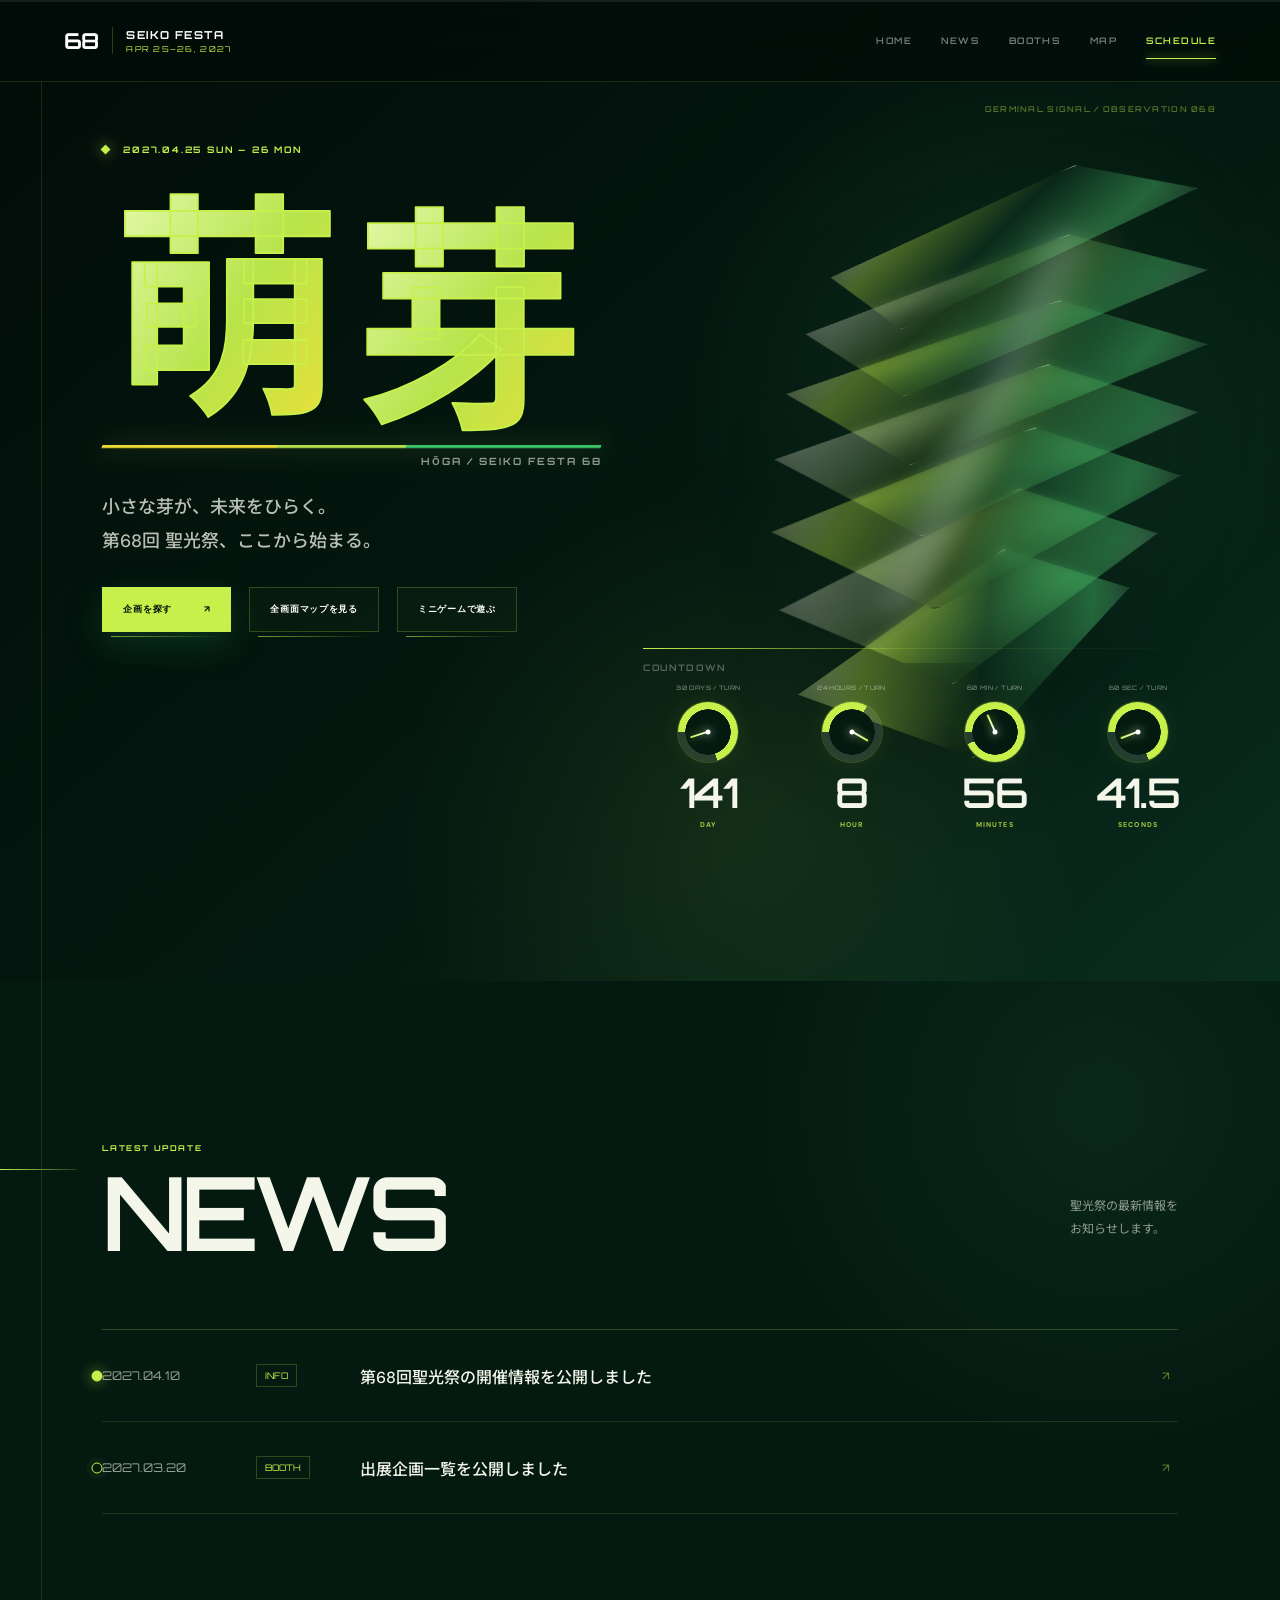
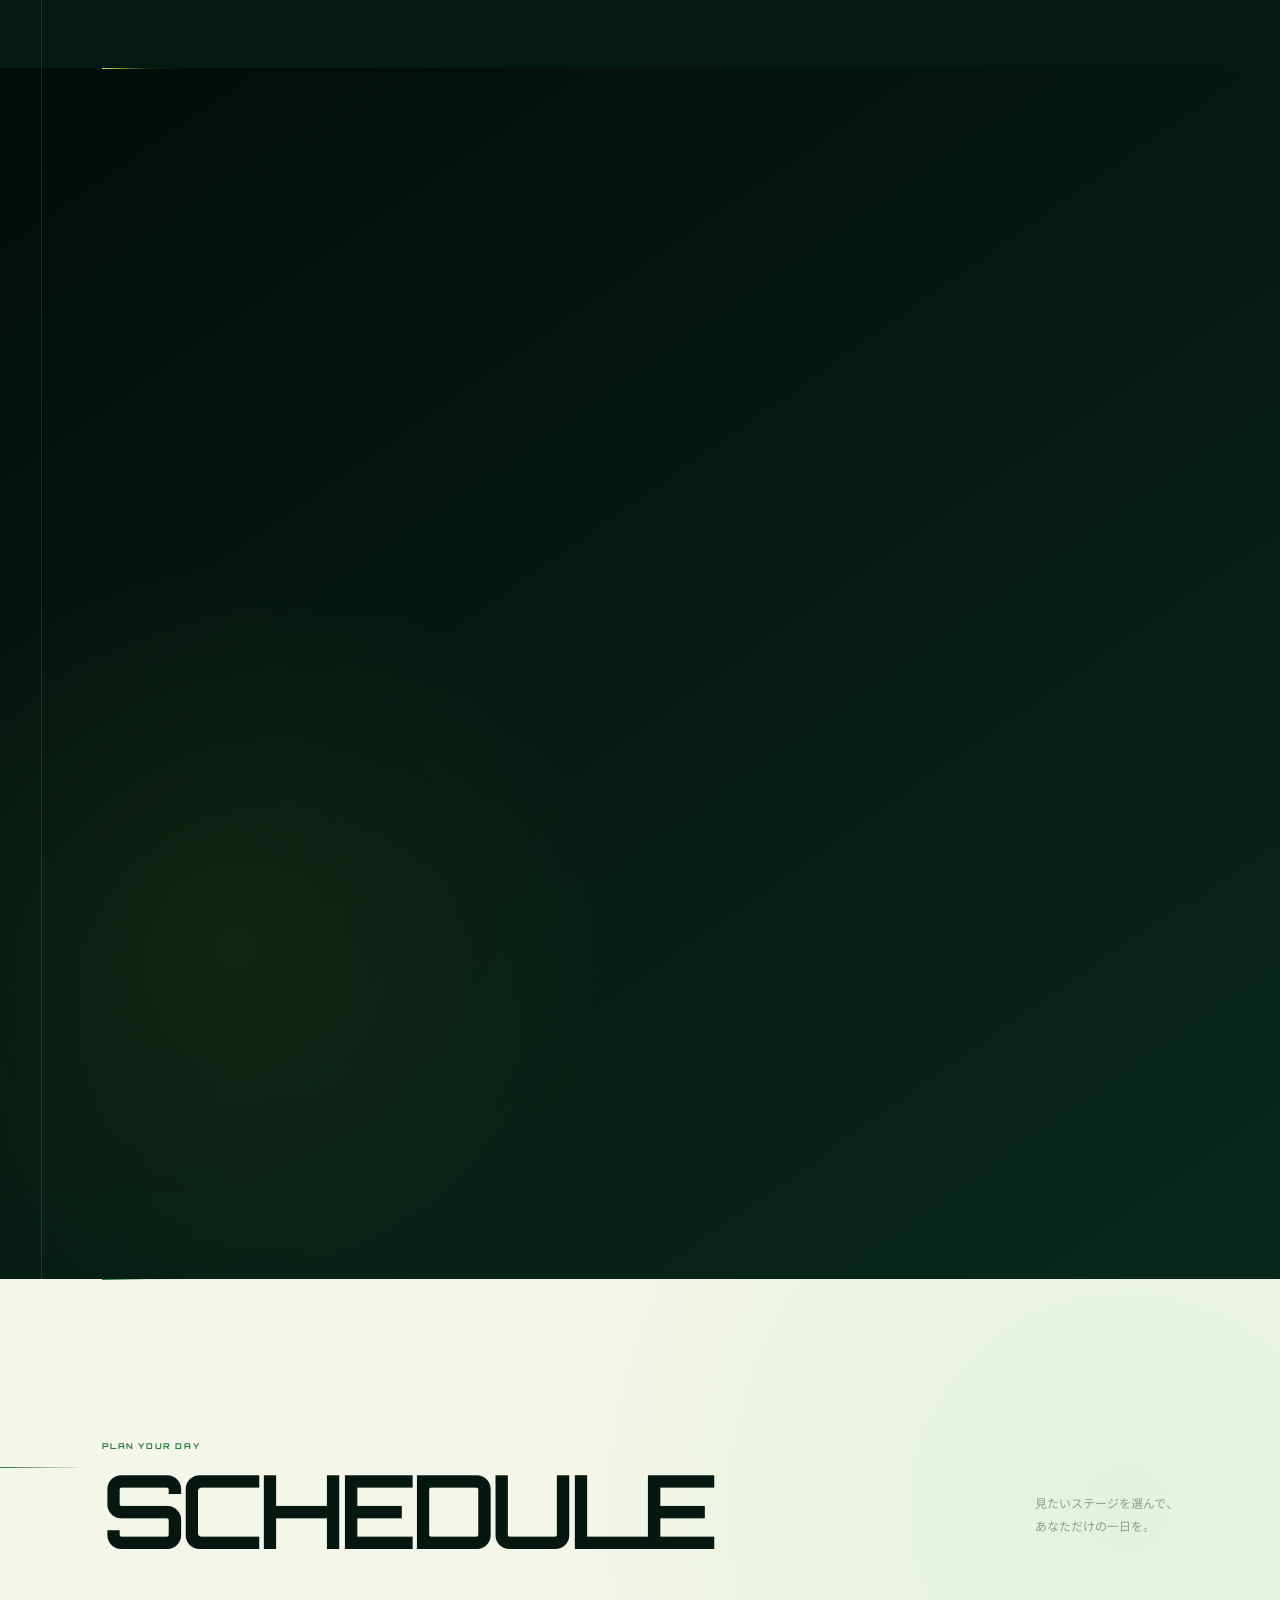
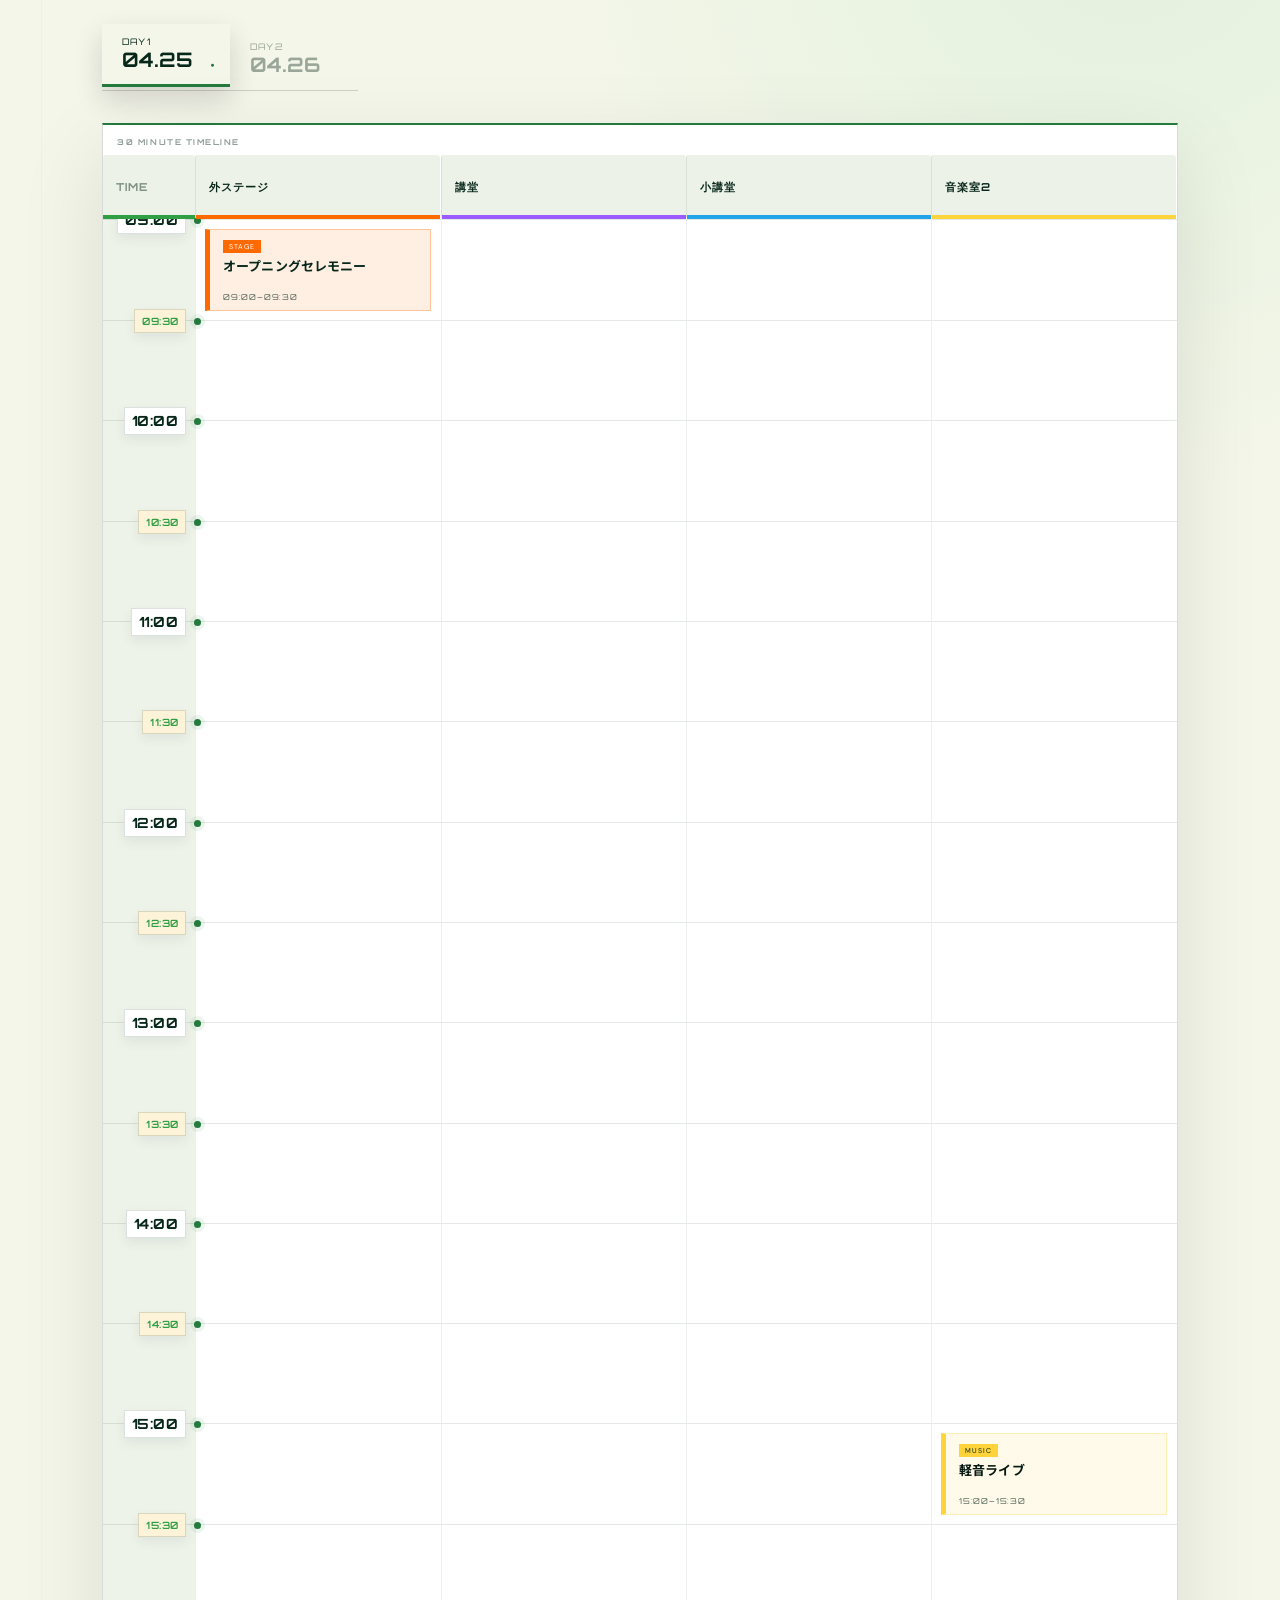
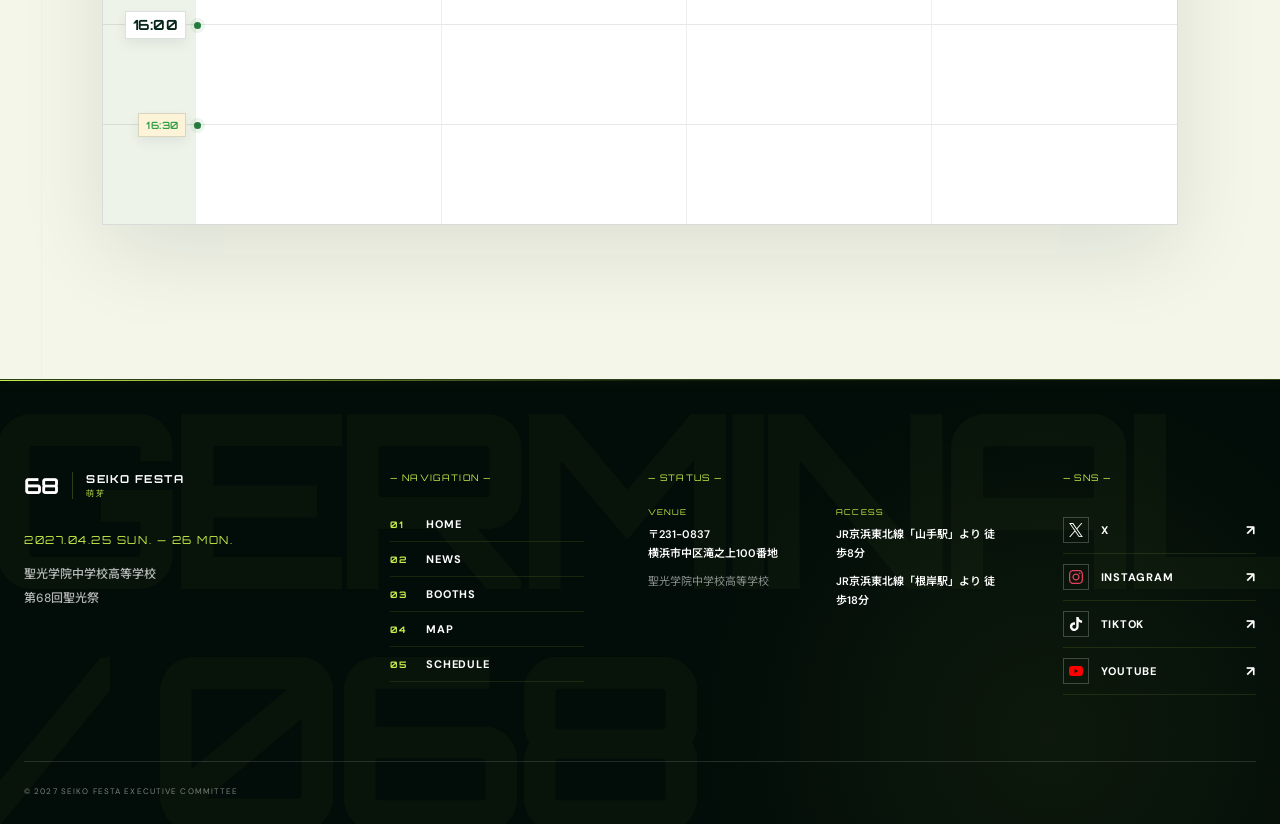
<file: index.html>
<!doctype html>
<html lang="ja">
<head>
  <meta charset="utf-8">
  <meta name="viewport" content="width=device-width, initial-scale=1">
  <meta name="description" content="第68回聖光祭の公式案内サイト。企画、校内マップ、タイムテーブルをひとつに。">
  <meta name="theme-color" content="#062b1b">
  <title>68th SEIKO FESTA</title>
  <link rel="preconnect" href="https://fonts.googleapis.com">
  <link rel="preconnect" href="https://fonts.gstatic.com" crossorigin>
  <link href="https://fonts.googleapis.com/css2?family=DM+Sans:wght@400;500;600;700&family=Noto+Sans+JP:wght@400;500;600;700&family=Orbitron:wght@500;600;700&display=swap" rel="stylesheet">
  <link rel="stylesheet" href="style.css?v=germinal-signal-1">
  <script src="site-data.js"></script>
</head>
<body class="signal-theme">
  <div class="scroll-progress" aria-hidden="true"><span id="scroll-progress-bar"></span></div>
  <header class="site-header">
    <a class="brand" href="#home" aria-label="聖光祭 ホーム">
      <span class="brand-mark">68</span><span><b>SEIKO FESTA</b><small>APR 25–26, 2027</small></span>
    </a>
    <button class="menu-toggle" aria-expanded="false" aria-controls="main-nav" aria-label="メニューを開く"><span></span><span></span></button>
    <nav id="main-nav" aria-label="メインナビゲーション">
      <a class="active" href="#home">Home</a><a href="#news">News</a><a href="#booths">Booths</a><a href="map.html">Map</a><a href="#schedule">Schedule</a>
    </nav>
  </header>

  <main>
    <section class="hero" id="home">
      <div class="hero-orbit hoga-sculpture" aria-hidden="true">
        <div class="sculpture-fins">
          <i style="--fin:0"></i><i style="--fin:1"></i><i style="--fin:2"></i>
          <i style="--fin:3"></i><i style="--fin:4"></i><i style="--fin:5"></i><i style="--fin:6"></i>
        </div>
        <div class="sculpture-glint"></div>
      </div>
      <div class="hero-copy reveal">
        <p class="eyebrow"><i></i> 2027.04.25 SUN — 26 MON</p>
        <h1 class="hoga-logo hoga-writing" aria-label="萌芽">
          <svg class="hoga-lettering" viewBox="0 0 420 225" aria-hidden="true" focusable="false" xmlns="http://www.w3.org/2000/svg">
            <defs>
              <linearGradient id="hoga-ink-gradient" x1="0" y1="0" x2="1" y2="1">
                <stop offset="0" stop-color="#efffc6"/>
                <stop offset=".55" stop-color="#b7e44a"/>
                <stop offset="1" stop-color="#f4df35"/>
              </linearGradient>
            </defs>
            <g class="hoga-glyph hoga-glyph-first">
              <text class="hoga-ink" x="8" y="184" textLength="194" lengthAdjust="spacingAndGlyphs">萌</text>
              <text class="hoga-outline" x="8" y="184" textLength="194" lengthAdjust="spacingAndGlyphs">萌</text>
            </g>
            <g class="hoga-glyph hoga-glyph-second">
              <text class="hoga-ink" x="213" y="195" textLength="194" lengthAdjust="spacingAndGlyphs">芽</text>
              <text class="hoga-outline" x="213" y="195" textLength="194" lengthAdjust="spacingAndGlyphs">芽</text>
            </g>
          </svg>
          <small aria-hidden="true">HŌGA / SEIKO FESTA 68</small>
        </h1>
        <p class="lead">小さな芽が、未来をひらく。<br>第68回 聖光祭、ここから始まる。</p>
        <div class="hero-actions"><a class="btn primary" href="#booths">企画を探す <b>↗</b></a><a class="btn ghost" href="map.html">全画面マップを見る</a><a class="btn ghost" href="game.html">ミニゲームで遊ぶ</a></div>
      </div>
      <div class="countdown-card reveal" aria-label="開催までのカウントダウン">
        <p id="countdown-label">COUNTDOWN</p>
        <div id="countdown">
          <span class="countdown-unit" data-unit="day"><i class="clock-scale">30 DAYS / TURN</i><i class="clock-face"><i class="clock-hand"></i></i><strong>--</strong><small>DAY</small></span>
          <span class="countdown-unit" data-unit="hour"><i class="clock-scale">24 HOURS / TURN</i><i class="clock-face"><i class="clock-hand"></i></i><strong>--</strong><small>HOUR</small></span>
          <span class="countdown-unit" data-unit="minute"><i class="clock-scale">60 MIN / TURN</i><i class="clock-face"><i class="clock-hand"></i></i><strong>--</strong><small>MINUTES</small></span>
          <span class="countdown-unit" data-unit="second"><i class="clock-scale">60 SEC / TURN</i><i class="clock-face"><i class="clock-hand"></i></i><strong>--.-</strong><small>SECONDS</small></span>
        </div>
        <p class="countdown-ended" id="countdown-ended" role="status" hidden>聖光祭は閉幕しました</p>
      </div>
    </section>

    <section class="section news-section" id="news">
      <svg class="news-boundary" viewBox="0 0 1440 180" preserveAspectRatio="none" aria-hidden="true" focusable="false" xmlns="http://www.w3.org/2000/svg">
        <path fill="#f2f8e9" d="M0 105 L430 105 L760 24 L1050 112 L1440 58 V180 H0 Z"/>
      </svg>
      <header class="section-head reveal"><div><p class="eyebrow">LATEST UPDATE</p><h2>NEWS</h2></div><p>聖光祭の最新情報を<br>お知らせします。</p></header>
      <div class="news-list reveal" id="news-list"></div>
    </section>

    <section class="section dark" id="booths">
      <header class="section-head reveal"><div><p class="eyebrow">FIND YOUR FAVORITE</p><h2>BOOTH<br>GUIDE</h2></div><p>気になる企画を、場所やキーワードから検索</p></header>
      <div class="finder reveal">
        <label class="search"><span>⌕</span><input id="search" type="search" placeholder="企画名・キーワードで検索" aria-label="企画を検索"></label>
        <div class="filters" aria-label="階を選択"><button class="active" data-floor="all">ALL</button><button data-floor="1F">1F</button><button data-floor="2F">2F</button><button data-floor="3F">3F</button><button data-floor="4F">4F</button></div>
      </div>
      <div class="booth-carousel-head reveal"><p><span id="booth-total">00</span> BOOTHS</p><div><button type="button" id="booth-prev" aria-label="前の展示">←</button><button type="button" id="booth-next" aria-label="次の展示">→</button></div></div>
      <div class="booth-carousel"><div class="booth-grid" id="booth-grid"></div></div>
      <p class="empty" hidden>条件に合う企画は見つかりませんでした。</p>
    </section>

    <section class="section schedule-section" id="schedule">
      <header class="section-head reveal"><div><p class="eyebrow">PLAN YOUR DAY</p><h2>SCHEDULE</h2></div><p>見たいステージを選んで、<br>あなただけの一日を。</p></header>
      <div class="day-tabs reveal"><button class="active" data-day="day1" aria-pressed="true">DAY 1 <b>04.25</b></button><button data-day="day2" aria-pressed="false">DAY 2 <b>04.26</b></button></div>
      <div class="timeline reveal" id="timeline"></div>
    </section>
  </main>
  <footer class="site-footer reveal">
    <div class="footer-main">
      <div class="footer-identity">
        <div class="brand"><span class="brand-mark">68</span><span><b>SEIKO FESTA</b><small>萌芽</small></span></div>
        <p>2027.04.25 SUN. — 26 MON.</p>
        <strong>聖光学院中学校高等学校<br>第68回聖光祭</strong>
      </div>
      <nav class="footer-column" aria-label="フッターナビゲーション">
        <p>— NAVIGATION —</p>
        <a href="#home"><span>01</span> HOME</a><a href="#news"><span>02</span> NEWS</a><a href="#booths"><span>03</span> BOOTHS</a><a href="map.html"><span>04</span> MAP</a><a href="#schedule"><span>05</span> SCHEDULE</a>
      </nav>
      <div class="footer-column footer-status">
        <p>— STATUS —</p>
        <div><small>VENUE</small><b>〒231-0837<br>横浜市中区滝之上100番地</b><span>聖光学院中学校高等学校</span></div>
        <div><small>ACCESS</small><b>JR京浜東北線「山手駅」より 徒歩8分</b><b>JR京浜東北線「根岸駅」より 徒歩18分</b></div>
      </div>
      <div class="footer-column footer-sns">
        <p>— SNS —</p>
        <a href="https://x.com/seikofesta_67th" target="_blank" rel="noopener noreferrer"><span><img src="icon-x.svg" alt=""></span> X <i>↗</i></a>
        <a href="https://www.instagram.com/67thseikofes" target="_blank" rel="noopener noreferrer"><span><img src="icon-instagram.svg" alt=""></span> INSTAGRAM <i>↗</i></a>
        <a href="https://www.tiktok.com/@seikofes67" target="_blank" rel="noopener noreferrer"><span><img src="icon-tiktok.svg" alt=""></span> TIKTOK <i>↗</i></a>
        <a href="https://www.youtube.com/@SeikoFesta" target="_blank" rel="noopener noreferrer"><span><img src="icon-youtube.svg" alt=""></span> YOUTUBE <i>↗</i></a>
      </div>
    </div>
    <div class="footer-bottom"><p>© 2027 SEIKO FESTA EXECUTIVE COMMITTEE</p></div>
  </footer>
  <button class="back-to-top" id="back-to-top" type="button" aria-label="ページ上部へ戻る"><span>↑</span><small>TOP</small></button>
  <script>
    if ('scrollRestoration' in history) history.scrollRestoration = 'auto';
    const siteData = window.SITE_DATA;
    const escapeHTML = value => String(value).replace(/[&<>'"]/g, character => ({'&':'&amp;','<':'&lt;','>':'&gt;',"'":'&#39;','"':'&quot;'}[character]));
    const validColor = value => /^#[0-9a-f]{6}$/i.test(value || '') ? value : '#ff5a1f';
    const shadeColor = (hex, amount) => '#' + [1,3,5].map(index => Math.max(0, Math.min(255, parseInt(hex.slice(index,index+2),16) + amount)).toString(16).padStart(2,'0')).join('');
    const textColor = hex => { const value = validColor(hex); const r=parseInt(value.slice(1,3),16),g=parseInt(value.slice(3,5),16),b=parseInt(value.slice(5,7),16); return (r*299+g*587+b*114)/1000 > 155 ? '#07111f' : '#ffffff'; };
    const safeImage = value => /^(data:image\/(?:png|jpeg|webp|avif|gif|svg\+xml);base64,|https?:\/\/|(?:\.\.?\/)?[^<>"']+\.(?:png|jpe?g|webp|avif|gif|svg)(?:\?[^<>"']*)?$)/i.test(value || '') ? value : '';

    document.querySelector('#news-list').innerHTML = siteData.news.map(item => `
      <article><time>${escapeHTML(item.date.replaceAll('-', '.'))}</time><span class="tag">${escapeHTML(item.tag)}</span><b>${escapeHTML(item.title)}</b></article>
    `).join('');

    document.querySelector('#booth-grid').innerHTML = siteData.booths.map((item, index) => {
      const logo = safeImage(item.logo);
      return `
      <article id="${escapeHTML(item.id)}" data-floor="${escapeHTML(item.floor)}" data-search="${escapeHTML([item.title,item.description,item.place,item.keywords].join(' '))}">
        <div class="card-art" style="background:linear-gradient(145deg,${validColor(item.color)},${shadeColor(validColor(item.color),-45)});color:${textColor(item.color)}"><span>${String(index + 1).padStart(2, '0')}</span><b>${escapeHTML(item.catchcopy).replaceAll(' ', '<br>')}</b></div>
        <div class="card-body"><div class="card-body-main"><div class="booth-card-copy"><p><span>${escapeHTML(item.floor)}</span> ${escapeHTML(item.place)}</p><h3>${escapeHTML(item.title)}</h3><small>${escapeHTML(item.description)}</small></div>${logo ? `<div class="booth-card-logo"><img src="${escapeHTML(logo)}" alt="${escapeHTML(item.title)}のロゴ" loading="lazy" decoding="async"></div>` : ''}</div><a href="booth.html?id=${encodeURIComponent(item.id)}">詳しく見る →</a></div>
      </article>
    `}).join('');

    function festivalState(settings, now = Date.now()) {
      const day1Start = new Date(settings?.day1Start || settings?.countdownAt || '2027-04-25T09:00').getTime();
      const day1End = new Date(settings?.day1End || '2027-04-25T16:00').getTime();
      const day2Start = new Date(settings?.day2Start || '2027-04-26T09:00').getTime();
      const day2End = new Date(settings?.day2End || '2027-04-26T16:00').getTime();
      if (![day1Start,day1End,day2Start,day2End].every(Number.isFinite)) return { mode:'ended', message:'開催日時が未設定です' };
      if (now < day1Start) return { mode:'countdown', label:'COUNTDOWN', target:day1Start };
      if (now < day1End) return { mode:'live', message:'聖光祭 開催中' };
      if (now < day2Start) return { mode:'countdown', label:'明日の開催までお待ちください', target:day2Start };
      if (now < day2End) return { mode:'live', message:'聖光祭 開催中' };
      return { mode:'ended', message:'聖光祭は閉幕しました' };
    }
    function tick() {
      const countdown = document.querySelector('#countdown');
      const endedMessage = document.querySelector('#countdown-ended');
      const label = document.querySelector('#countdown-label');
      const state = festivalState(siteData.settings);
      if (state.mode !== 'countdown') {
        countdown.hidden = true;
        endedMessage.hidden = false;
        endedMessage.textContent = state.message;
        label.textContent = state.mode === 'live' ? 'FESTIVAL STATUS' : 'COUNTDOWN';
        countdown.closest('.countdown-card').classList.add('is-ended');
        return;
      }
      const distance = Math.max(0, state.target - Date.now());
      countdown.hidden = false;
      endedMessage.hidden = true;
      label.textContent = state.label;
      countdown.closest('.countdown-card').classList.remove('is-ended');
      const days = Math.floor(distance / 864e5);
      const hours = Math.floor(distance / 36e5) % 24;
      const minutes = Math.floor(distance / 6e4) % 60;
      const seconds = (distance % 6e4) / 1000;
      const values = [String(days), String(hours), String(minutes), seconds.toFixed(1)];
      const progress = [(days % 30) / 30, hours / 24, minutes / 60, seconds / 60];
      document.querySelectorAll('#countdown .countdown-unit').forEach((unit, index) => {
        unit.querySelector('strong').textContent = values[index];
        unit.style.setProperty('--clock-turn', `${progress[index] * 360}deg`);
      });
    }
    tick();
    setInterval(tick, 100);

    const toggle = document.querySelector('.menu-toggle');
    const nav = document.querySelector('#main-nav');
    toggle.addEventListener('click', () => {
      const open = nav.classList.toggle('open');
      toggle.classList.toggle('open', open);
      toggle.setAttribute('aria-expanded', open);
      toggle.setAttribute('aria-label', open ? 'メニューを閉じる' : 'メニューを開く');
    });
    nav.querySelectorAll('a').forEach(link => link.addEventListener('click', () => {
      nav.classList.remove('open');
      toggle.classList.remove('open');
      toggle.setAttribute('aria-expanded', 'false');
      toggle.setAttribute('aria-label', 'メニューを開く');
    }));
    function returnHome(event) {
      if (event.button !== 0 || event.metaKey || event.ctrlKey || event.shiftKey || event.altKey) return;
      event.preventDefault();
      window.scrollTo({ top: 0, behavior: reduceMotion ? 'auto' : 'smooth' });
      history.replaceState(null, '', '#home');
    }
    document.querySelectorAll('a[href="#home"]').forEach(link => link.addEventListener('click', returnHome));
    document.addEventListener('keydown', event => {
      if (event.key !== 'Escape') return;
      nav.classList.remove('open');
      toggle.classList.remove('open');
      toggle.setAttribute('aria-expanded', 'false');
      toggle.setAttribute('aria-label', 'メニューを開く');
    });

    const links = [...nav.querySelectorAll('a')];
    document.querySelectorAll('main section').forEach(section => {
      new IntersectionObserver(entries => entries.forEach(entry => {
        if (entry.isIntersecting) links.forEach(link => link.classList.toggle('active', link.hash === '#' + entry.target.id));
      }), { rootMargin: '-45% 0px -50%' }).observe(section);
    });

    const revealObserver = new IntersectionObserver(entries => entries.forEach(entry => {
      if (entry.isIntersecting) entry.target.classList.add('visible');
    }), { threshold: .12 });
    document.querySelectorAll('.reveal').forEach(element => revealObserver.observe(element));

    const sectionObserver = new IntersectionObserver(entries => entries.forEach(entry => {
      if (entry.isIntersecting) entry.target.classList.add('section-in');
    }), { threshold: .08 });
    document.querySelectorAll('main > .section').forEach(section => sectionObserver.observe(section));

    const boothRevealObserver = new IntersectionObserver(entries => entries.forEach(entry => {
      if (entry.isIntersecting) {
        entry.target.classList.add('is-visible');
        boothRevealObserver.unobserve(entry.target);
      }
    }), { threshold: .18 });
    document.querySelectorAll('.booth-grid article').forEach((card, index) => {
      card.style.setProperty('--card-delay', `${Math.min(index, 5) * 70}ms`);
      boothRevealObserver.observe(card);
    });

    let selectedFloor = 'all';
    const searchInput = document.querySelector('#search');
    const filterButtons = document.querySelectorAll('.filters button');
    const boothCards = document.querySelectorAll('.booth-grid article');
    const emptyMessage = document.querySelector('.empty');
    function filterBooths() {
      const query = searchInput.value.toLowerCase();
      let shown = 0;
      boothCards.forEach(card => {
        const matches = (selectedFloor === 'all' || card.dataset.floor === selectedFloor) && card.dataset.search.toLowerCase().includes(query);
        card.hidden = !matches;
        if (matches) shown++;
      });
      emptyMessage.hidden = shown > 0;
      document.querySelector('#booth-grid').scrollTo({ left: 0, behavior: 'smooth' });
      requestAnimationFrame(updateBoothCarousel);
    }
    searchInput.addEventListener('input', filterBooths);
    filterButtons.forEach(button => button.addEventListener('click', () => {
      filterButtons.forEach(item => item.classList.remove('active'));
      button.classList.add('active');
      selectedFloor = button.dataset.floor;
      filterBooths();
    }));

    const boothGrid = document.querySelector('#booth-grid');
    const boothPrev = document.querySelector('#booth-prev');
    const boothNext = document.querySelector('#booth-next');

    function visibleBoothCards() {
      return [...boothCards].filter(card => !card.hidden);
    }

    function boothStep() {
      const first = visibleBoothCards()[0];
      return first ? first.getBoundingClientRect().width + 18 : boothGrid.clientWidth;
    }

    function updateBoothCarousel() {
      const visible = visibleBoothCards();
      const total = visible.length;
      document.querySelector('#booth-total').textContent = String(total).padStart(2, '0');
      boothPrev.disabled = boothGrid.scrollLeft <= 2;
      boothNext.disabled = boothGrid.scrollLeft + boothGrid.clientWidth >= boothGrid.scrollWidth - 2;
    }

    boothPrev.addEventListener('click', () => boothGrid.scrollBy({ left: -boothStep(), behavior: 'smooth' }));
    boothNext.addEventListener('click', () => boothGrid.scrollBy({ left: boothStep(), behavior: 'smooth' }));
    boothGrid.addEventListener('scroll', updateBoothCarousel, { passive: true });
    window.addEventListener('resize', updateBoothCarousel);
    updateBoothCarousel();

    const progressBar = document.querySelector('#scroll-progress-bar');
    const backToTop = document.querySelector('#back-to-top');
    const hero = document.querySelector('.hero');
    const heroOrbit = document.querySelector('.hero-orbit');
    const reduceMotion = window.matchMedia('(prefers-reduced-motion: reduce)').matches;
    let scrollTicking = false;

    function updateScrollEffects() {
      const scrollTop = window.scrollY;
      const scrollRange = document.documentElement.scrollHeight - window.innerHeight;
      const pageProgress = scrollRange > 0 ? scrollTop / scrollRange : 0;
      progressBar.style.transform = `scaleX(${pageProgress})`;
      document.documentElement.style.setProperty('--signal-progress', `${pageProgress * 100}%`);
      backToTop.classList.toggle('visible', scrollTop > 650);
      if (heroOrbit) heroOrbit.style.transform = `translate3d(0, ${Math.min(scrollTop * .12, 90)}px, 0)`;
      if (hero && !reduceMotion) {
        const coverProgress = Math.min(1, scrollTop / Math.max(window.innerHeight * .9, 1));
        hero.style.setProperty('--hero-light', String(1 - coverProgress * .28));
      }
      scrollTicking = false;
    }

    window.addEventListener('scroll', () => {
      if (!scrollTicking) {
        requestAnimationFrame(updateScrollEffects);
        scrollTicking = true;
      }
    }, { passive: true });
    backToTop.addEventListener('click', () => window.scrollTo({ top: 0, behavior: 'smooth' }));
    updateScrollEffects();

    const schedule = siteData.schedule;
    const scheduleVenues = ['外ステージ', '講堂', '小講堂', '音楽室2'];
    const normalizeVenue = venue => venue === '屋外ステージ' ? '外ステージ' : venue;
    const timeToMinutes = time => { const [hours, minutes] = time.split(':').map(Number); return hours * 60 + minutes; };
    const minutesToTime = minutes => `${String(Math.floor(minutes / 60)).padStart(2, '0')}:${String(minutes % 60).padStart(2, '0')}`;
    const scheduleEndTime = event => event[4] || minutesToTime(timeToMinutes(event[0]) + 30);
    let scheduleRevealObserver;
    function animateSchedule() {
      scheduleRevealObserver?.disconnect();
      const items = [...document.querySelectorAll('#timeline .schedule-reveal')];
      if (!('IntersectionObserver' in window) || window.matchMedia('(prefers-reduced-motion: reduce)').matches) return;
      scheduleRevealObserver = new IntersectionObserver(entries => {
        const visible = entries.filter(entry => entry.isIntersecting);
        if (!visible.length) return;
        const firstRow = Math.min(...visible.map(entry => Number(entry.target.dataset.waveRow)));
        visible.forEach(({ target }) => {
          const diagonal = Number(target.dataset.waveRow) - firstRow + Number(target.dataset.waveCol);
          target.style.setProperty('--wave-delay', `${Math.min(diagonal * 85, 680)}ms`);
          target.classList.remove('wave-pending');
          target.classList.add('wave-shown');
          scheduleRevealObserver.unobserve(target);
        });
      }, { threshold: .08 });
      items.forEach(item => {
        item.classList.add('wave-pending');
        scheduleRevealObserver.observe(item);
      });
    }
    function renderSchedule(day) {
      const events = schedule[day] || [];
      const allEvents = Object.values(schedule).flat();
      const allMinutes = allEvents.flatMap(event => [timeToMinutes(event[0]), timeToMinutes(scheduleEndTime(event))]).filter(Number.isFinite);
      const firstMinute = allMinutes.length ? Math.floor(Math.min(...allMinutes) / 30) * 30 : 540;
      const lastMinute = allMinutes.length ? Math.ceil(Math.max(...allMinutes) / 30) * 30 : 960;
      const timeSlots = Array.from({ length: Math.floor((lastMinute - firstMinute) / 30) + 1 }, (_, index) => firstMinute + index * 30);
      const rows = timeSlots.map((slotMinute, rowIndex) => {
        const time = minutesToTime(slotMinute);
        const cells = scheduleVenues.map(venue => {
          const matched = events.filter(event => { const eventMinute = timeToMinutes(event[0]); return eventMinute >= slotMinute && eventMinute < slotMinute + 30 && normalizeVenue(event[2]) === venue; });
          const venueIndex = scheduleVenues.indexOf(venue);
          return `<td>${matched.map(event => `<article class="schedule-event venue-${venueIndex} schedule-reveal" data-wave-row="${rowIndex + 1}" data-wave-col="${venueIndex + 1}"><span>${escapeHTML(event[3])}</span><h3>${escapeHTML(event[1])}</h3><small>${escapeHTML(event[0])}–${escapeHTML(scheduleEndTime(event))}</small></article>`).join('')}</td>`;
        }).join('');
        return `<tr><th scope="row"><time class="${slotMinute % 60 === 30 ? 'half-hour' : 'on-hour'}">${escapeHTML(time)}</time></th>${cells}</tr>`;
      }).join('');
      document.querySelector('#timeline').innerHTML = events.length ? `<div class="schedule-table-wrap"><table class="schedule-grid"><thead><tr><th scope="col">TIME</th>${scheduleVenues.map((venue, index) => `<th scope="col" class="venue-head-${index} schedule-reveal" data-wave-row="0" data-wave-col="${index + 1}">${escapeHTML(venue)}</th>`).join('')}</tr></thead><tbody>${rows}</tbody></table></div>` : '<p class="schedule-empty">この日の予定はまだありません。</p>';
      animateSchedule();
    }
    renderSchedule('day1');
    document.querySelectorAll('.day-tabs button').forEach(button => button.addEventListener('click', () => {
      document.querySelectorAll('.day-tabs button').forEach(item => item.classList.remove('active'));
      button.classList.add('active');
      document.querySelectorAll('.day-tabs button').forEach(item => item.setAttribute('aria-pressed', String(item === button)));
      renderSchedule(button.dataset.day);
    }));

  </script>
</body>
</html>
</file>
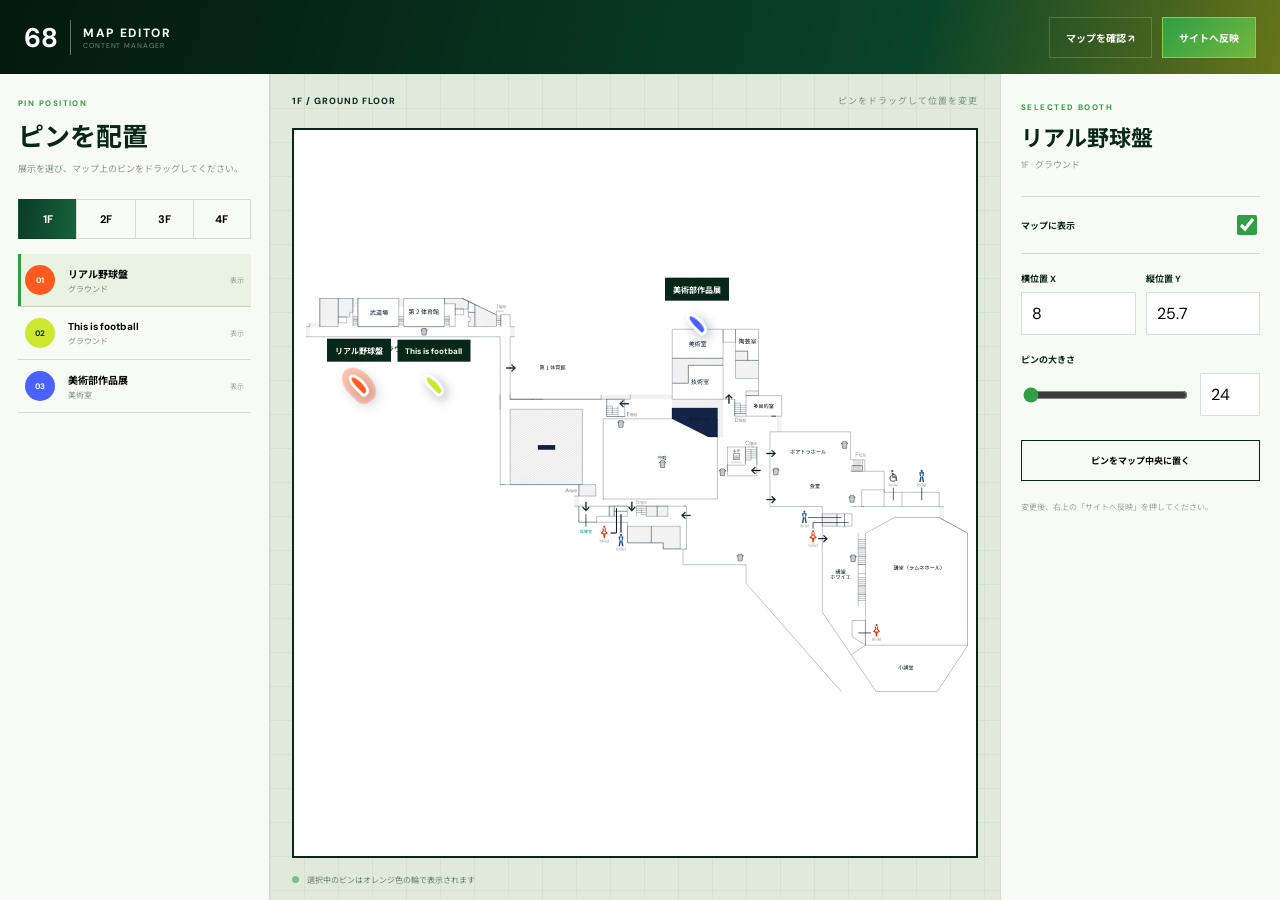
<file: admin-map.html>
<!doctype html>
<html lang="ja">
<head>
  <meta charset="utf-8">
  <meta name="viewport" content="width=device-width, initial-scale=1">
  <title>マップ編集 | SEIKO FESTA 管理画面</title>
  <link rel="preconnect" href="https://fonts.googleapis.com">
  <link rel="preconnect" href="https://fonts.gstatic.com" crossorigin>
  <link href="https://fonts.googleapis.com/css2?family=DM+Sans:wght@400;500;600;700&family=Noto+Sans+JP:wght@400;500;600;700&display=swap" rel="stylesheet">
  <link rel="stylesheet" href="admin-map.css?v=compact-1">
  <style>
    .editor-pin{display:block;width:var(--size);height:calc(var(--size)*1.18);gap:0}.editor-pin i{width:100%;height:100%}.editor-pin span{position:absolute;left:50%;bottom:calc(100% + 9px);transform:translateX(-50%)}
    :root{--ink:#08271b;--panel:#0a3021;--paper:#e6f1df;--orange:#2f9e44;--lime:#c8ea4b;--line:rgba(8,39,27,.15)}
    body{background:#edf5e8}.editor-header{background:linear-gradient(105deg,#03180f,#0a4428 72%,#68751a);box-shadow:0 8px 28px rgba(3,24,15,.18)}
    .editor-header-actions button{background:linear-gradient(135deg,#2f9e44,#72b83d);border-color:#8ccf46}.editor-sidebar{background:#f8fbf5}.editor-floors button.active{background:linear-gradient(100deg,#0a3b26,#17643a)}
    .editor-booth-list button:hover,.editor-booth-list button.active{background:#e8f3e2}.editor-booth-list button.active{box-shadow:inset 3px 0 var(--orange)}
    .editor-workspace{background-color:#dfeada;background-image:linear-gradient(rgba(8,39,27,.045) 1px,transparent 1px),linear-gradient(90deg,rgba(8,39,27,.045) 1px,transparent 1px)}
    .pin-panel{background:#f8fbf5}.pin-panel-content input[type=number]{background:#fff}.center-button:hover{background:#0a3b26}
  </style>
  <style>[hidden]{display:none!important}.editor-svg{inset:0}</style>
  <script src="site-data.js"></script>
</head>
<body>
  <header class="editor-header">
    <a class="editor-brand" href="admin.html"><span>68</span><div><b>MAP EDITOR</b><small>CONTENT MANAGER</small></div></a>
    <div class="editor-header-actions"><a href="map.html" target="_blank">マップを確認 ↗</a><button id="export-button" type="button">サイトへ反映</button></div>
  </header>

  <main class="map-editor-app">
    <aside class="editor-sidebar">
      <div class="editor-intro"><p>PIN POSITION</p><h1>ピンを配置</h1><small>展示を選び、マップ上のピンをドラッグしてください。</small></div>
      <div class="editor-floors" id="editor-floors"><button class="active" data-floor="1F">1F</button><button data-floor="2F">2F</button><button data-floor="3F">3F</button><button data-floor="4F">4F</button></div>
      <div class="editor-booth-list" id="editor-booth-list"></div>
    </aside>

    <section class="editor-workspace">
      <div class="workspace-top"><b id="workspace-floor">1F / GROUND FLOOR</b><span>ピンをドラッグして位置を変更</span></div>
      <div class="editor-canvas" id="editor-canvas">
        <div class="editor-svg" id="editor-svg"></div>
        <div class="editor-pins" id="editor-pins"></div>
      </div>
      <div class="editor-help"><i></i> 選択中のピンはオレンジ色の輪で表示されます</div>
    </section>

    <aside class="pin-panel" id="pin-panel">
      <div class="pin-panel-empty" id="pin-panel-empty"><span>＋</span><p>左の一覧から展示を選択してください。</p></div>
      <div class="pin-panel-content" id="pin-panel-content" hidden>
        <p class="panel-kicker">SELECTED BOOTH</p><h2 id="selected-title"></h2><small id="selected-place"></small>
        <label class="toggle-row"><span>マップに表示</span><input id="pin-visible" type="checkbox"></label>
        <div class="coordinate-grid"><label><span>横位置 X</span><input id="pin-x" type="number" min="0" max="100" step="0.1"></label><label><span>縦位置 Y</span><input id="pin-y" type="number" min="0" max="100" step="0.1"></label></div>
        <label><span>ピンの大きさ</span><div class="size-control"><input id="pin-size-range" type="range" min="24" max="72" step="1"><input id="pin-size" type="number" min="24" max="72" step="1"></div></label>
        <button class="center-button" id="center-button" type="button">ピンをマップ中央に置く</button>
        <p class="panel-note">変更後、右上の「サイトへ反映」を押してください。</p>
      </div>
    </aside>
  </main>

  <dialog id="saved-dialog"><div>✓</div><h2>マップ設定を保存しました</h2><p>保存した <b>site-data.js</b> をサイトの同名ファイルと置き換えてください。</p><button id="dialog-close" type="button">閉じる</button></dialog>

  <script>
    const data = JSON.parse(JSON.stringify(window.SITE_DATA || { booths: [] }));
    const floorFiles = { "1F":"map1.8cgplEnB.svg", "2F":"map2.Cs3qd4O4.svg", "3F":"map3.BRoANSkX.svg", "4F":"map4.Dc8Ov8CJ.svg" };
    const floorLabels = { "1F":"GROUND FLOOR", "2F":"SECOND FLOOR", "3F":"THIRD FLOOR", "4F":"FOURTH FLOOR" };
    const floorAspects = { "1F":768.56/456.92, "2F":591.42/475.36, "3F":551.07/414.45, "4F":517.58/428.25 };
    const clamp = (value, minimum, maximum) => Math.min(maximum, Math.max(minimum, Number(value)));
    const positionValue = value => Math.min(100, Math.max(0, Number.isFinite(Number(value)) ? Number(value) : 50));
    const escapeHTML = value => String(value ?? "").replace(/[&<>'"]/g, character => ({"&":"&amp;","<":"&lt;",">":"&gt;","'":"&#39;",'"':"&quot;"})[character]);
    const colorValue = value => /^#[0-9a-f]{6}$/i.test(value || "") ? value : "#ff5a1f";
    const contrastText = value => {
      const color = colorValue(value).slice(1);
      const [r, g, b] = [0, 2, 4].map(index => parseInt(color.slice(index, index + 2), 16) / 255);
      const linear = channel => channel <= .03928 ? channel / 12.92 : ((channel + .055) / 1.055) ** 2.4;
      return .2126 * linear(r) + .7152 * linear(g) + .0722 * linear(b) > .38 ? "#08271b" : "#ffffff";
    };
    let activeFloor = "1F";
    let selectedId = null;
    let draggedId = null;

    const canvas = document.querySelector("#editor-canvas");
    const pins = document.querySelector("#editor-pins");
    const boothList = document.querySelector("#editor-booth-list");
    const pinX = document.querySelector("#pin-x");
    const pinY = document.querySelector("#pin-y");
    const pinSize = document.querySelector("#pin-size");
    const pinSizeRange = document.querySelector("#pin-size-range");
    const pinVisible = document.querySelector("#pin-visible");

    function currentBooth() { return data.booths.find(booth => booth.id === selectedId); }
    function floorBooths() { return data.booths.filter(booth => booth.floor === activeFloor); }

    function fitEditorMap() {
      const rect = canvas.getBoundingClientRect();
      const padding = 12;
      const availableWidth = Math.max(1, rect.width - padding * 2);
      const availableHeight = Math.max(1, rect.height - padding * 2);
      const aspect = floorAspects[activeFloor] || 1;
      let width = availableWidth;
      let height = width / aspect;
      if (height > availableHeight) { height = availableHeight; width = height * aspect; }
      const left = padding + (availableWidth - width) / 2;
      const top = padding + (availableHeight - height) / 2;
      [document.querySelector("#editor-svg"), pins].forEach(layer => {
        layer.style.left = `${left}px`; layer.style.top = `${top}px`;
        layer.style.right = "auto"; layer.style.bottom = "auto";
        layer.style.width = `${width}px`; layer.style.height = `${height}px`;
      });
    }

    async function loadSVG() {
      const holder = document.querySelector("#editor-svg");
      holder.classList.add("loading");
      try {
        const response = await fetch(floorFiles[activeFloor], { cache: "no-store" });
        if (!response.ok) throw new Error("load error");
        const source = await response.text();
        const svg = new DOMParser().parseFromString(source, "image/svg+xml").documentElement;
        const viewBox = svg.getAttribute("viewBox")?.trim().split(/[ ,]+/).map(Number);
        if (viewBox?.length === 4 && viewBox[2] > 0 && viewBox[3] > 0) floorAspects[activeFloor] = viewBox[2] / viewBox[3];
        svg.removeAttribute("width"); svg.removeAttribute("height"); svg.setAttribute("preserveAspectRatio", "xMidYMid meet");
        holder.replaceChildren(document.importNode(svg, true));
      } catch (error) {
        holder.innerHTML = `<object type="image/svg+xml" data="${floorFiles[activeFloor]}"></object>`;
      } finally { holder.classList.remove("loading"); fitEditorMap(); }
    }

    function renderList() {
      const list = floorBooths();
      boothList.innerHTML = list.length ? list.map((booth, index) => `<button type="button" data-id="${escapeHTML(booth.id)}" class="${booth.id === selectedId ? 'active' : ''}"><i style="background:${colorValue(booth.color)};color:${contrastText(booth.color)}">${String(index + 1).padStart(2,'0')}</i><span><b>${escapeHTML(booth.title)}</b><small>${escapeHTML(booth.place)}</small></span><em>${booth.mapVisible === false || booth.mapVisible === 'false' ? '非表示' : '表示'}</em></button>`).join("") : '<p class="no-booths">この階に展示はありません。</p>';
      boothList.querySelectorAll("button").forEach(button => button.addEventListener("click", () => selectBooth(button.dataset.id)));
    }

    function renderPins() {
      pins.innerHTML = floorBooths().filter(booth => booth.mapVisible !== false && booth.mapVisible !== "false").map(booth => `<button type="button" class="editor-pin ${booth.id === selectedId ? 'selected' : ''}" data-id="${escapeHTML(booth.id)}" style="--x:${positionValue(booth.mapX)}%;--y:${positionValue(booth.mapY)}%;--size:${clamp(booth.mapSize ?? 36,24,72)}px;--color:${colorValue(booth.color)}" aria-label="${escapeHTML(booth.title)}のピンを移動"><i></i><span>${escapeHTML(booth.title)}</span></button>`).join("");
      pins.querySelectorAll(".editor-pin").forEach(pin => {
        pin.addEventListener("click", () => selectBooth(pin.dataset.id));
        pin.addEventListener("pointerdown", event => { event.preventDefault(); draggedId = pin.dataset.id; selectBooth(draggedId, false); pin.setPointerCapture(event.pointerId); pin.classList.add("dragging"); });
        pin.addEventListener("pointermove", event => { if (draggedId !== pin.dataset.id) return; movePin(event.clientX, event.clientY); });
        const stop = () => { draggedId = null; pin.classList.remove("dragging"); };
        pin.addEventListener("pointerup", stop); pin.addEventListener("pointercancel", stop);
      });
    }

    function movePin(clientX, clientY) {
      const booth = currentBooth(); if (!booth) return;
      const rect = pins.getBoundingClientRect();
      booth.mapX = Math.round(clamp((clientX - rect.left) / rect.width * 100, 0, 100) * 10) / 10;
      booth.mapY = Math.round(clamp((clientY - rect.top) / rect.height * 100, 0, 100) * 10) / 10;
      pinX.value = booth.mapX; pinY.value = booth.mapY;
      const pin = pins.querySelector(`[data-id="${CSS.escape(booth.id)}"]`);
      if (pin) { pin.style.setProperty("--x", `${booth.mapX}%`); pin.style.setProperty("--y", `${booth.mapY}%`); }
    }

    function selectBooth(id, rerender = true) {
      selectedId = id;
      const booth = currentBooth(); if (!booth) return;
      document.querySelector("#pin-panel-empty").hidden = true;
      document.querySelector("#pin-panel-content").hidden = false;
      document.querySelector("#selected-title").textContent = booth.title;
      document.querySelector("#selected-place").textContent = `${booth.floor} · ${booth.place}`;
      pinX.value = booth.mapX ?? 50; pinY.value = booth.mapY ?? 50; pinSize.value = booth.mapSize ?? 36; pinSizeRange.value = booth.mapSize ?? 36;
      pinVisible.checked = booth.mapVisible !== false && booth.mapVisible !== "false";
      renderList();
      if (rerender) renderPins();
      else pins.querySelectorAll(".editor-pin").forEach(pin => pin.classList.toggle("selected", pin.dataset.id === id));
    }

    function updateSelected() {
      const booth = currentBooth(); if (!booth) return;
      booth.mapX = clamp(pinX.value,0,100); booth.mapY = clamp(pinY.value,0,100); booth.mapSize = clamp(pinSize.value,24,72); booth.mapVisible = pinVisible.checked;
      pinSizeRange.value = booth.mapSize; renderList(); renderPins();
    }

    [pinX,pinY,pinSize,pinVisible].forEach(input => input.addEventListener("input", updateSelected));
    pinSizeRange.addEventListener("input", () => { pinSize.value = pinSizeRange.value; updateSelected(); });
    document.querySelector("#center-button").addEventListener("click", () => { pinX.value=50; pinY.value=50; pinVisible.checked=true; updateSelected(); });

    function selectFloor(floor) {
      activeFloor = floor;
      document.querySelectorAll("#editor-floors button").forEach(button => button.classList.toggle("active", button.dataset.floor === floor));
      document.querySelector("#workspace-floor").textContent = `${floor} / ${floorLabels[floor]}`;
      const first = floorBooths()[0]; selectedId = first?.id || null;
      fitEditorMap(); loadSVG(); renderList(); renderPins();
      if (first) selectBooth(first.id); else { document.querySelector("#pin-panel-empty").hidden=false; document.querySelector("#pin-panel-content").hidden=true; }
    }
    document.querySelectorAll("#editor-floors button").forEach(button => button.addEventListener("click", () => selectFloor(button.dataset.floor)));
    window.addEventListener("resize", fitEditorMap);

    function makeDataFile() { return `window.SITE_DATA = ${JSON.stringify(data, null, 2)};\n`; }
    document.querySelector("#export-button").addEventListener("click", async () => {
      const content = makeDataFile();
      try {
        if ("showSaveFilePicker" in window) {
          const handle = await window.showSaveFilePicker({ suggestedName:"site-data.js", types:[{description:"JavaScript data file",accept:{"text/javascript":[".js"]}}] });
          const writable = await handle.createWritable(); await writable.write(content); await writable.close();
        } else {
          const url = URL.createObjectURL(new Blob([content],{type:"text/javascript;charset=utf-8"}));
          const link = document.createElement("a"); link.href=url; link.download="site-data.js"; link.click(); URL.revokeObjectURL(url);
        }
        document.querySelector("#saved-dialog").showModal();
      } catch (error) { if (error.name !== "AbortError") alert("保存できませんでした。もう一度お試しください。"); }
    });
    document.querySelector("#dialog-close").addEventListener("click", () => document.querySelector("#saved-dialog").close());
    selectFloor("1F");
  </script>
</body>
</html>
</file>
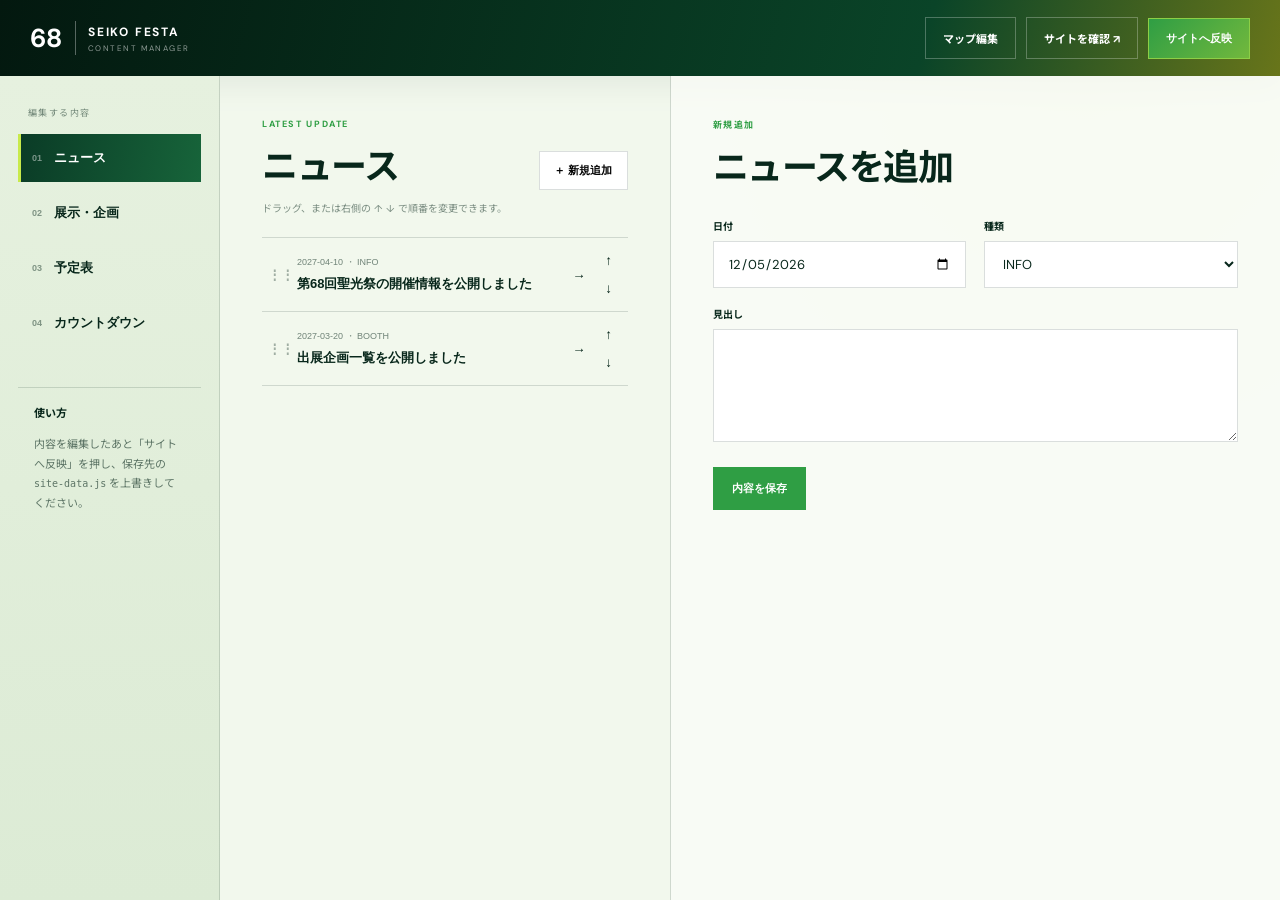
<file: admin.html>
<!doctype html>
<html lang="ja">
<head>
  <meta charset="utf-8">
  <meta name="viewport" content="width=device-width, initial-scale=1">
  <title>SEIKO FESTA 管理画面</title>
  <link rel="preconnect" href="https://fonts.googleapis.com">
  <link rel="preconnect" href="https://fonts.gstatic.com" crossorigin>
  <link href="https://fonts.googleapis.com/css2?family=DM+Sans:wght@400;500;600;700&family=Noto+Sans+JP:wght@400;500;600;700&display=swap" rel="stylesheet">
  <link rel="stylesheet" href="admin.css?v=compact-1">
  <style>input[type="color"]{height:52px;padding:4px!important;cursor:pointer}input[type="color"]::-webkit-color-swatch-wrapper{padding:0}input[type="color"]::-webkit-color-swatch{border:0;border-radius:4px}.record-row{display:grid;grid-template-columns:30px minmax(0,1fr) 34px;border-bottom:1px solid var(--line);transition:.15s}.record-row.drag-over{background:#ff5a1f14;box-shadow:inset 0 2px var(--orange)}.record-row .record{border-bottom:0}.drag-handle{border:0;background:transparent;color:var(--ink);opacity:.35;cursor:grab;font-weight:700}.drag-handle:active{cursor:grabbing}.order-buttons{display:grid;align-content:center;gap:2px}.order-buttons button{width:30px;height:26px;border:0;background:transparent;color:var(--ink);cursor:pointer}.order-buttons button:hover{background:#fff}.order-help{margin:-18px 0 22px;font-size:10px;opacity:.5}@media(max-width:600px){.record-row{grid-template-columns:24px minmax(0,1fr) 32px}.drag-handle{padding:0}}</style>
  <style>
    :root{--ink:#08271b;--paper:#edf5e8;--orange:#2f9e44;--lime:#c8ea4b;--line:rgba(8,39,27,.15)}
    body{background:radial-gradient(circle at 85% 8%,rgba(200,234,75,.16),transparent 28%),var(--paper)}
    .admin-header{background:linear-gradient(105deg,#03180f,#0a4428 72%,#68751a);box-shadow:0 8px 28px rgba(3,24,15,.18)}.header-actions button{background:linear-gradient(135deg,#2f9e44,#72b83d);border-color:#8ccf46}
    .admin-sidebar{background:linear-gradient(180deg,#e6f1df,#dcebd5)}.admin-sidebar nav button.active{background:linear-gradient(100deg,#0a3b26,#17643a);box-shadow:inset 3px 0 var(--lime)}
    .records-panel{background:rgba(246,250,241,.62)}.editor-panel{background:rgba(250,252,247,.9)}.record:hover,.record.selected{background:#fff;box-shadow:inset 3px 0 var(--orange)}
    .editor-form input:focus,.editor-form select:focus,.editor-form textarea:focus{border-color:var(--orange);box-shadow:0 0 0 3px rgba(47,158,68,.13)}.record-row.drag-over{background:rgba(47,158,68,.09)!important;box-shadow:inset 0 2px var(--orange)!important}
    .logo-field{display:grid;gap:8px;grid-column:1/-1}.logo-field>span{font-size:10px;font-weight:700}.logo-uploader{display:grid;grid-template-columns:150px 1fr;gap:18px;padding:16px;border:1px solid var(--line);background:#fff}
    .logo-preview{height:116px;display:grid;place-items:center;background:#edf5e8;border:1px dashed rgba(8,39,27,.25);overflow:hidden}.logo-preview small{font-size:9px;letter-spacing:.14em;opacity:.4}.logo-preview img{display:block;width:100%;height:100%;padding:12px;object-fit:contain;background:#fff}
    .logo-controls{display:flex;align-items:flex-start;align-content:center;flex-wrap:wrap;gap:8px}.logo-pick,.logo-controls button{display:inline-flex!important;width:auto!important;padding:11px 14px;border:0;background:var(--ink);color:#fff;font-size:10px;font-weight:700;cursor:pointer}.logo-pick input{display:none}.logo-controls button{background:#e5eee0;color:var(--ink)}.logo-controls button:disabled{opacity:.4;cursor:not-allowed}.logo-controls p{flex-basis:100%;margin:4px 0 0;font-size:9px;line-height:1.6;opacity:.55}
    .countdown-help{margin:0;padding:14px 16px;background:#e9f4df;border-left:3px solid var(--orange);font-size:11px;line-height:1.8}.countdown-record b+span{margin-top:12px}
    @media(max-width:600px){.logo-uploader{grid-template-columns:1fr}.logo-preview{height:130px}}@media(max-width:900px){.admin-sidebar nav{grid-template-columns:repeat(4,1fr)}}
  </style>
  <script src="site-data.js"></script>
</head>
<body>
  <header class="admin-header">
    <div class="admin-brand"><span>68</span><div><b>SEIKO FESTA</b><small>CONTENT MANAGER</small></div></div>
    <div class="header-actions"><a href="admin-map.html">マップ編集</a><a href="index.html" target="_blank">サイトを確認 ↗</a><button id="publish-button" type="button">サイトへ反映</button></div>
  </header>

  <div class="admin-layout">
    <aside class="admin-sidebar">
      <p>編集する内容</p>
      <nav>
        <button type="button" class="active" data-section="news"><span>01</span>ニュース</button>
        <button type="button" data-section="booths"><span>02</span>展示・企画</button>
        <button type="button" data-section="schedule"><span>03</span>予定表</button>
        <button type="button" data-section="countdown"><span>04</span>カウントダウン</button>
      </nav>
      <div class="save-guide"><b>使い方</b><p>内容を編集したあと「サイトへ反映」を押し、保存先の <code>site-data.js</code> を上書きしてください。</p></div>
    </aside>

    <main class="admin-main">
      <section class="records-panel">
        <div class="panel-heading"><div><p id="section-kicker">LATEST UPDATE</p><h1 id="section-title">ニュース</h1></div><button id="new-button" type="button">＋ 新規追加</button></div>
        <p class="order-help">ドラッグ、または右側の ↑ ↓ で順番を変更できます。</p><div class="record-list" id="record-list"></div>
      </section>

      <section class="editor-panel">
        <div class="editor-heading"><p id="editor-mode">新規追加</p><h2 id="editor-title">ニュースを追加</h2></div>
        <form id="editor-form" class="editor-form"></form>
        <div class="editor-actions"><button type="submit" form="editor-form" class="save-record">内容を保存</button><button type="button" id="delete-button" class="delete-record" hidden>削除</button></div>
        <p class="status" id="status" aria-live="polite"></p>
      </section>
    </main>
  </div>

  <dialog id="publish-dialog">
    <div class="dialog-icon">✓</div><h2>更新データを保存しました</h2><p>ダウンロードされた <b>site-data.js</b> を、サイトの同名ファイルと置き換えると反映完了です。</p><div><button id="close-dialog" type="button">閉じる</button><a href="index.html" target="_blank">サイトを確認</a></div>
  </dialog>

  <script>
    const clone = value => JSON.parse(JSON.stringify(value));
    const data = clone(window.SITE_DATA);
    data.settings ||= {};
    data.settings.day1Start ||= data.settings.countdownAt || '2027-04-25T09:00';
    data.settings.day1End ||= '2027-04-25T16:00';
    data.settings.day2Start ||= '2027-04-26T09:00';
    data.settings.day2End ||= '2027-04-26T16:00';
    let currentSection = 'news';
    let selectedId = null;

    const sectionInfo = {
      news: { title: 'ニュース', kicker: 'LATEST UPDATE', editor: 'ニュース', empty: 'ニュースはまだありません。' },
      booths: { title: '展示・企画', kicker: 'BOOTH GUIDE', editor: '展示企画', empty: '展示企画はまだありません。' },
      schedule: { title: '予定表', kicker: 'SCHEDULE', editor: '予定', empty: '予定はまだありません。' },
      countdown: { title: 'カウントダウン', kicker: 'COUNTDOWN', editor: '開催日時', empty: '' }
    };

    const recordList = document.querySelector('#record-list');
    const form = document.querySelector('#editor-form');
    const status = document.querySelector('#status');
    const deleteButton = document.querySelector('#delete-button');

    function escapeHTML(value) {
      return String(value ?? '').replace(/[&<>'"]/g, character => ({ '&':'&amp;', '<':'&lt;', '>':'&gt;', "'":'&#39;', '"':'&quot;' }[character]));
    }

    function scheduleRecords() {
      return ['day1', 'day2'].flatMap(day => data.schedule[day].map((item, index) => ({ id: `${day}-${index}`, day, index, time:item[0], endTime:item[4] || defaultEndTime(item[0]), title:item[1], place:normalizeVenue(item[2]), category:item[3] })));
    }

    const scheduleVenues = ['外ステージ', '講堂', '小講堂', '音楽室2'];
    const normalizeVenue = venue => venue === '屋外ステージ' ? '外ステージ' : venue;
    const scheduleTimes = Array.from({ length: 23 }, (_, index) => { const minutes = 8 * 60 + index * 30; return `${String(Math.floor(minutes / 60)).padStart(2,'0')}:${String(minutes % 60).padStart(2,'0')}`; });
    const defaultEndTime = time => scheduleTimes[Math.min(scheduleTimes.indexOf(time) + 1, scheduleTimes.length - 1)] || '09:30';

    function records() {
      if (currentSection === 'countdown') return [{ id:'countdown', title:'開催日時', ...data.settings }];
      return currentSection === 'schedule' ? scheduleRecords() : data[currentSection];
    }

    function moveRecord(id, direction) {
      if (currentSection === 'schedule') {
        const item = scheduleRecords().find(record => record.id === id);
        const list = data.schedule[item.day];
        const target = item.index + direction;
        if (target < 0 || target >= list.length) return;
        [list[item.index], list[target]] = [list[target], list[item.index]];
      } else {
        const list = data[currentSection];
        const index = list.findIndex(item => item.id === id);
        const target = index + direction;
        if (target < 0 || target >= list.length) return;
        [list[index], list[target]] = [list[target], list[index]];
      }
      selectedId = null; renderList(); renderForm(); status.textContent = '順番を変更しました。最後に「サイトへ反映」を押してください。';
    }

    function reorderRecord(sourceId, targetId) {
      if (!sourceId || sourceId === targetId) return;
      if (currentSection === 'schedule') {
        const source = scheduleRecords().find(item => item.id === sourceId);
        const target = scheduleRecords().find(item => item.id === targetId);
        if (!source || !target || source.day !== target.day) { status.textContent = '予定表は同じ開催日の中で並び替えてください。'; return; }
        const list = data.schedule[source.day];
        const [moved] = list.splice(source.index, 1);
        list.splice(target.index, 0, moved);
      } else {
        const list = data[currentSection];
        const sourceIndex = list.findIndex(item => item.id === sourceId);
        const targetIndex = list.findIndex(item => item.id === targetId);
        const [moved] = list.splice(sourceIndex, 1);
        list.splice(targetIndex, 0, moved);
      }
      selectedId = null; renderList(); renderForm(); status.textContent = '順番を変更しました。最後に「サイトへ反映」を押してください。';
    }

    function renderList() {
      const items = records();
      if (currentSection === 'countdown') {
        const item = items[0];
        const shown = value => value ? value.replace('T', ' ') : '未設定';
        recordList.innerHTML = `<button type="button" class="record selected countdown-record" data-id="countdown"><span>1日目</span><b>${escapeHTML(shown(item.day1Start))} 〜 ${escapeHTML(shown(item.day1End))}</b><span>2日目</span><b>${escapeHTML(shown(item.day2Start))} 〜 ${escapeHTML(shown(item.day2End))}</b><i>→</i></button>`;
        recordList.querySelector('.record').addEventListener('click', () => selectRecord('countdown'));
        return;
      }
      recordList.innerHTML = items.length ? items.map(item => {
        const title = item.title;
        const meta = currentSection === 'news' ? `${item.date} ・ ${item.tag}` : currentSection === 'booths' ? `${item.floor} ・ ${item.place}` : `${item.day === 'day1' ? 'DAY 1' : 'DAY 2'} ・ ${item.time}–${item.endTime} ・ ${item.place}`;
        return `<div class="record-row" draggable="true" data-id="${escapeHTML(item.id)}"><button type="button" class="drag-handle" aria-label="ドラッグして並び替え">⋮⋮</button><button type="button" class="record ${selectedId === item.id ? 'selected' : ''}" data-id="${escapeHTML(item.id)}"><span>${escapeHTML(meta)}</span><b>${escapeHTML(title)}</b><i>→</i></button><div class="order-buttons"><button type="button" data-move="-1" aria-label="上へ移動">↑</button><button type="button" data-move="1" aria-label="下へ移動">↓</button></div></div>`;
      }).join('') : `<p class="empty-list">${sectionInfo[currentSection].empty}</p>`;
      recordList.querySelectorAll('.record').forEach(button => button.addEventListener('click', () => selectRecord(button.dataset.id)));
      recordList.querySelectorAll('[data-move]').forEach(button => button.addEventListener('click', event => { event.stopPropagation(); moveRecord(button.closest('.record-row').dataset.id, Number(button.dataset.move)); }));
      let draggedId = null;
      recordList.querySelectorAll('.record-row').forEach(row => {
        row.addEventListener('dragstart', event => { draggedId = row.dataset.id; event.dataTransfer.effectAllowed = 'move'; });
        row.addEventListener('dragover', event => { event.preventDefault(); row.classList.add('drag-over'); });
        row.addEventListener('dragleave', () => row.classList.remove('drag-over'));
        row.addEventListener('drop', event => { event.preventDefault(); row.classList.remove('drag-over'); reorderRecord(draggedId, row.dataset.id); });
        row.addEventListener('dragend', () => recordList.querySelectorAll('.record-row').forEach(item => item.classList.remove('drag-over')));
      });
    }

    function field(label, name, type = 'text', value = '', options = []) {
      if (type === 'select') return `<label><span>${label}</span><select name="${name}">${options.map(option => { const optionValue = Array.isArray(option) ? option[0] : option; const optionLabel = Array.isArray(option) ? option[1] : option; return `<option value="${escapeHTML(optionValue)}" ${String(optionValue) === String(value) ? 'selected' : ''}>${escapeHTML(optionLabel)}</option>`; }).join('')}</select></label>`;
      if (type === 'textarea') return `<label class="wide"><span>${label}</span><textarea name="${name}" rows="5">${escapeHTML(value)}</textarea></label>`;
      return `<label><span>${label}</span><input name="${name}" type="${type}" value="${escapeHTML(value)}" required></label>`;
    }

    function logoField(value = '') {
      const hasLogo = Boolean(value);
      return `<div class="logo-field wide"><span>展示ロゴ画像</span><div class="logo-uploader"><div class="logo-preview ${hasLogo ? 'has-image' : ''}" id="logo-preview">${hasLogo ? `<img src="${escapeHTML(value)}" alt="登録中のロゴ">` : '<small>NO LOGO</small>'}</div><div class="logo-controls"><label class="logo-pick">画像を選択<input id="logo-file" name="logoFile" type="file" accept="image/png,image/jpeg,image/webp,image/avif,image/gif,image/svg+xml"></label><button id="logo-remove" type="button" ${hasLogo ? '' : 'disabled'}>ロゴを削除</button><p>PNG・JPG・WebP・AVIF・SVG（5MB以下）に対応。高画質表示には400〜512px以上の画像がおすすめです。</p></div><input id="logo-value" name="logo" type="hidden" value="${escapeHTML(value)}"></div></div>`;
    }

    function setupLogoInput() {
      const fileInput = document.querySelector('#logo-file');
      if (!fileInput) return;
      const logoValue = document.querySelector('#logo-value');
      const preview = document.querySelector('#logo-preview');
      const remove = document.querySelector('#logo-remove');
      const showLogo = value => {
        logoValue.value = value;
        preview.classList.toggle('has-image', Boolean(value));
        preview.innerHTML = value ? `<img src="${escapeHTML(value)}" alt="登録中のロゴ">` : '<small>NO LOGO</small>';
        remove.disabled = !value;
      };
      fileInput.addEventListener('change', () => {
        const file = fileInput.files[0];
        if (!file) return;
        if (!file.type.startsWith('image/') || file.size > 5 * 1024 * 1024) { status.textContent = '5MB以下の画像ファイルを選んでください。'; fileInput.value = ''; return; }
        const reader = new FileReader();
        reader.addEventListener('load', () => {
          showLogo(reader.result);
          const probe = new Image();
          probe.addEventListener('load', () => { status.textContent = probe.naturalWidth < 400 && probe.naturalHeight < 400 ? `ロゴを読み込みました。現在は${probe.naturalWidth}×${probe.naturalHeight}pxです。高画質表示には400px以上がおすすめです。` : '高画質ロゴを読み込みました。「内容を保存」を押してください。'; });
          probe.src = reader.result;
        });
        reader.readAsDataURL(file);
      });
      remove.addEventListener('click', () => { fileInput.value = ''; showLogo(''); });
    }

    function renderForm(item = {}) {
      document.querySelector('#editor-mode').textContent = currentSection === 'countdown' ? '表示設定' : selectedId ? '編集中' : '新規追加';
      document.querySelector('#editor-title').textContent = currentSection === 'countdown' ? 'カウントダウンを設定' : `${sectionInfo[currentSection].editor}を${selectedId ? '編集' : '追加'}`;
      deleteButton.hidden = !selectedId || currentSection === 'countdown';
      if (currentSection === 'news') form.innerHTML = field('日付','date','date',item.date || new Date().toISOString().slice(0,10)) + field('種類','tag','select',item.tag || 'INFO',['INFO','BOOTH','IMPORTANT']) + field('見出し','title','textarea',item.title || '');
      if (currentSection === 'booths') form.innerHTML = field('企画名','title','text',item.title || '') + field('階','floor','select',item.floor || '1F',['1F','2F','3F','4F']) + field('場所','place','text',item.place || '') + logoField(item.logo || '') + field('一覧用の短い紹介文','description','textarea',item.description || '') + field('専用ページの詳しい紹介文','detail','textarea',item.detail || item.description || '') + field('検索キーワード','keywords','text',item.keywords || '') + field('英語キャッチコピー（ロゴ未登録時に表示）','catchcopy','text',item.catchcopy || '') + field('カードカラー','color','color',item.color || '#ff5a1f') + field('マップにピンを表示','mapVisible','select',String(item.mapVisible ?? true),[['true','表示する'],['false','表示しない']]) + field('ピンの横位置（0〜100）','mapX','number',item.mapX ?? 50) + field('ピンの縦位置（0〜100）','mapY','number',item.mapY ?? 50) + field('ピンの大きさ（24〜72）','mapSize','number',item.mapSize ?? 36);
      if (currentSection === 'schedule') form.innerHTML = field('開催日','day','select',item.day || 'day1',[['day1','DAY 1'],['day2','DAY 2']]) + field('開始時刻（30分刻み）','time','select',item.time || '09:00',scheduleTimes) + field('終了時刻（30分刻み）','endTime','select',item.endTime || defaultEndTime(item.time || '09:00'),scheduleTimes) + field('表示する名前','title','text',item.title || '') + field('会場','place','select',normalizeVenue(item.place) || '外ステージ',scheduleVenues) + field('種類','category','select',item.category || 'EVENT',['STAGE','MUSIC','EVENT','PLAY']);
      if (currentSection === 'countdown') form.innerHTML = field('1日目 開始日時','day1Start','datetime-local',item.day1Start) + field('1日目 終了日時','day1End','datetime-local',item.day1End) + field('2日目 開始日時','day2Start','datetime-local',item.day2Start) + field('2日目 終了日時','day2End','datetime-local',item.day2End) + '<p class="wide countdown-help">開催前はカウントダウン、開催時間中は「聖光祭 開催中」、1日目終了後は翌日の開始まで「明日の開催までお待ちください」、2日目終了後は「聖光祭は閉幕しました」と自動表示します。</p>';
      if (currentSection === 'schedule') form.elements.time.addEventListener('change', () => { if (form.elements.endTime.value <= form.elements.time.value) form.elements.endTime.value = defaultEndTime(form.elements.time.value); });
      if (currentSection === 'booths') setupLogoInput();
    }

    function selectRecord(id) {
      selectedId = id;
      const item = records().find(record => record.id === id);
      renderList(); renderForm(item); status.textContent = '';
    }

    function resetEditor() {
      selectedId = null; renderList(); renderForm(); status.textContent = '';
    }

    document.querySelectorAll('[data-section]').forEach(button => button.addEventListener('click', () => {
      document.querySelectorAll('[data-section]').forEach(item => item.classList.remove('active'));
      button.classList.add('active'); currentSection = button.dataset.section; selectedId = null;
      document.querySelector('#new-button').hidden = currentSection === 'countdown';
      document.querySelector('#section-title').textContent = sectionInfo[currentSection].title;
      document.querySelector('#section-kicker').textContent = sectionInfo[currentSection].kicker;
      if (currentSection === 'countdown') selectedId = 'countdown';
      renderList(); renderForm(currentSection === 'countdown' ? records()[0] : {});
    }));

    document.querySelector('#new-button').addEventListener('click', resetEditor);

    form.addEventListener('submit', event => {
      event.preventDefault(); const values = Object.fromEntries(new FormData(form)); delete values.logoFile;
      if (currentSection === 'countdown') {
        const times = ['day1Start','day1End','day2Start','day2End'].map(key => new Date(values[key]).getTime());
        if (!times.every(Number.isFinite) || !(times[0] < times[1] && times[1] <= times[2] && times[2] < times[3])) { status.textContent = '開始・終了日時を順番どおりに設定してください。'; return; }
        Object.assign(data.settings, values, { countdownAt: values.day1Start });
        selectedId = 'countdown'; renderList(); renderForm(records()[0]); status.textContent = 'カウントダウン日時を保存しました。最後に右上の「サイトへ反映」を押してください。';
        return;
      } else if (currentSection === 'schedule') {
        if (values.endTime <= values.time) { status.textContent = '終了時刻は開始時刻より後に設定してください。'; return; }
        if (selectedId) { const old = scheduleRecords().find(item => item.id === selectedId); data.schedule[old.day].splice(old.index, 1); }
        data.schedule[values.day].push([values.time, values.title, values.place, values.category, values.endTime]);
        data.schedule[values.day].sort((a,b) => a[0].localeCompare(b[0]));
      } else if (selectedId) {
        const index = data[currentSection].findIndex(item => item.id === selectedId); data[currentSection][index] = { ...data[currentSection][index], ...values };
      } else {
        data[currentSection].push({ id: `${currentSection}-${Date.now()}`, ...values });
      }
      resetEditor(); status.textContent = '内容を保存しました。最後に右上の「サイトへ反映」を押してください。';
    });

    deleteButton.addEventListener('click', () => {
      if (!selectedId || !confirm('この内容を削除しますか？')) return;
      if (currentSection === 'schedule') { const item = scheduleRecords().find(record => record.id === selectedId); data.schedule[item.day].splice(item.index, 1); }
      else data[currentSection] = data[currentSection].filter(item => item.id !== selectedId);
      resetEditor(); status.textContent = '削除しました。';
    });

    function makeDataFile() { return `window.SITE_DATA = ${JSON.stringify(data, null, 2)};\n`; }

    document.querySelector('#publish-button').addEventListener('click', async () => {
      const content = makeDataFile();
      try {
        if ('showSaveFilePicker' in window) {
          const handle = await window.showSaveFilePicker({ suggestedName:'site-data.js', types:[{ description:'JavaScript data file', accept:{'text/javascript':['.js']} }] });
          const writable = await handle.createWritable(); await writable.write(content); await writable.close();
        } else {
          const url = URL.createObjectURL(new Blob([content], { type:'text/javascript;charset=utf-8' }));
          const link = document.createElement('a'); link.href = url; link.download = 'site-data.js'; link.click(); URL.revokeObjectURL(url);
        }
        document.querySelector('#publish-dialog').showModal();
      } catch (error) { if (error.name !== 'AbortError') status.textContent = '保存できませんでした。もう一度お試しください。'; }
    });

    document.querySelector('#close-dialog').addEventListener('click', () => document.querySelector('#publish-dialog').close());
    renderList(); renderForm();
  </script>
</body>
</html>
</file>
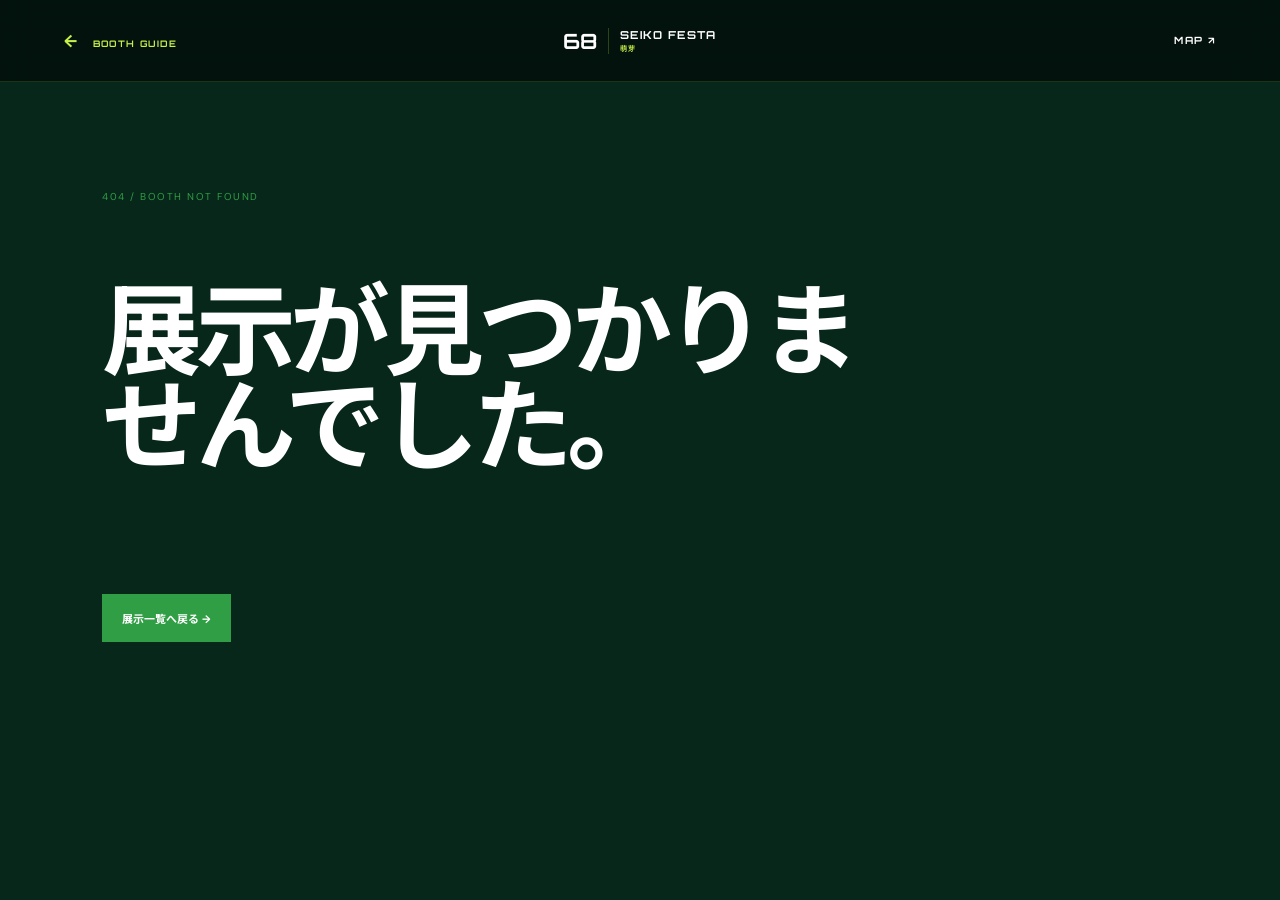
<file: booth.html>
<!doctype html>
<html lang="ja">
<head>
  <meta charset="utf-8">
  <meta name="viewport" content="width=device-width, initial-scale=1">
  <meta name="theme-color" content="#062b1b">
  <meta name="description" content="第68回聖光祭の展示企画紹介。">
  <title>BOOTH | 68th SEIKO FESTA</title>
  <link rel="preconnect" href="https://fonts.googleapis.com">
  <link rel="preconnect" href="https://fonts.gstatic.com" crossorigin>
  <link href="https://fonts.googleapis.com/css2?family=DM+Sans:wght@400;500;600;700&family=Noto+Sans+JP:wght@400;500;600;700&family=Orbitron:wght@500;600;700&display=swap" rel="stylesheet">
  <link rel="stylesheet" href="booth.css?v=germinal-signal-1">
  <script src="site-data.js"></script>
</head>
<body class="signal-theme detail-page">
  <header class="detail-header">
    <a href="index.html#booths"><span>←</span> BOOTH GUIDE</a>
    <a class="detail-brand" href="index.html"><b>68</b><span>SEIKO FESTA<small>萌芽</small></span></a>
    <a id="header-map-link" href="map.html">MAP <span>↗</span></a>
  </header>

  <main id="booth-detail">
    <section class="detail-hero">
      <div class="detail-number" id="detail-number">00</div>
      <div class="detail-copy">
        <p class="kicker">EXHIBITION / <span id="detail-floor">--</span></p>
        <h1 id="detail-title">展示情報を読み込んでいます</h1>
        <p class="catchcopy" id="detail-catchcopy">PLEASE WAIT.</p>
      </div>
      <div class="detail-art" aria-hidden="true"><div class="detail-logo-frame" id="detail-logo-frame" hidden><img class="detail-logo" id="detail-logo" alt="" decoding="async"></div><i></i><i></i><i></i></div>
    </section>

    <section class="detail-content">
      <div class="detail-label"><p>ABOUT THIS BOOTH</p><span id="detail-index">01 / 01</span></div>
      <div class="detail-description">
        <p id="detail-description"></p>
        <dl><div><dt>FLOOR</dt><dd id="detail-floor-info">--</dd></div><div><dt>PLACE</dt><dd id="detail-place">--</dd></div></dl>
        <a class="map-button" id="detail-map-link" href="map.html">マップで場所を見る <span>→</span></a>
      </div>
    </section>

    <nav class="detail-navigation" aria-label="ほかの展示">
      <a id="previous-booth" href="#"><small>PREVIOUS</small><b>← 前の展示</b></a>
      <a id="next-booth" href="#"><small>NEXT</small><b>次の展示 →</b></a>
    </nav>
  </main>

  <section class="not-found" id="not-found" hidden>
    <p>404 / BOOTH NOT FOUND</p>
    <h1>展示が見つかりませんでした。</h1>
    <a href="index.html#booths">展示一覧へ戻る →</a>
  </section>

  <script>
    const booths = Array.isArray(window.SITE_DATA?.booths) ? window.SITE_DATA.booths : [];
    const id = new URLSearchParams(location.search).get("id");
    const index = booths.findIndex(booth => booth.id === id);
    const booth = booths[index];
    const validColor = value => /^#[0-9a-f]{6}$/i.test(value || "") ? value : "#ff5a1f";
    const safeImage = value => /^(data:image\/(?:png|jpeg|webp|avif|gif|svg\+xml);base64,|https?:\/\/|(?:\.\.?\/)?[^<>"']+\.(?:png|jpe?g|webp|avif|gif|svg)(?:\?[^<>"']*)?$)/i.test(value || '') ? value : '';

    if (!booth) {
      document.querySelector("#booth-detail").hidden = true;
      document.querySelector("#not-found").hidden = false;
      document.title = "展示が見つかりません | 68th SEIKO FESTA";
    } else {
      const color = validColor(booth.color);
      document.documentElement.style.setProperty("--booth-color", color);
      document.title = `${booth.title} | 68th SEIKO FESTA`;
      document.querySelector('meta[name="description"]').content = booth.description;
      document.querySelector("#detail-number").textContent = String(index + 1).padStart(2, "0");
      document.querySelector("#detail-index").textContent = `${String(index + 1).padStart(2, "0")} / ${String(booths.length).padStart(2, "0")}`;
      document.querySelector("#detail-floor").textContent = booth.floor;
      document.querySelector("#detail-floor-info").textContent = booth.floor;
      document.querySelector("#detail-title").textContent = booth.title;
      document.querySelector("#detail-catchcopy").textContent = booth.catchcopy || "DISCOVER MORE.";
      document.querySelector("#detail-description").textContent = booth.detail || booth.description;
      document.querySelector("#detail-place").textContent = booth.place;
      const logo = safeImage(booth.logo);
      if (logo) {
        const logoImage = document.querySelector('#detail-logo');
        logoImage.src = logo;
        logoImage.alt = `${booth.title}のロゴ`;
        document.querySelector('#detail-logo-frame').hidden = false;
      }

      const mapURL = `map.html?booth=${encodeURIComponent(booth.id)}`;
      document.querySelector("#detail-map-link").href = mapURL;
      document.querySelector("#header-map-link").href = mapURL;

      const previous = booths[(index - 1 + booths.length) % booths.length];
      const next = booths[(index + 1) % booths.length];
      document.querySelector("#previous-booth").href = `booth.html?id=${encodeURIComponent(previous.id)}`;
      document.querySelector("#previous-booth b").textContent = `← ${previous.title}`;
      document.querySelector("#next-booth").href = `booth.html?id=${encodeURIComponent(next.id)}`;
      document.querySelector("#next-booth b").textContent = `${next.title} →`;
    }
  </script>
</body>
</html>
</file>
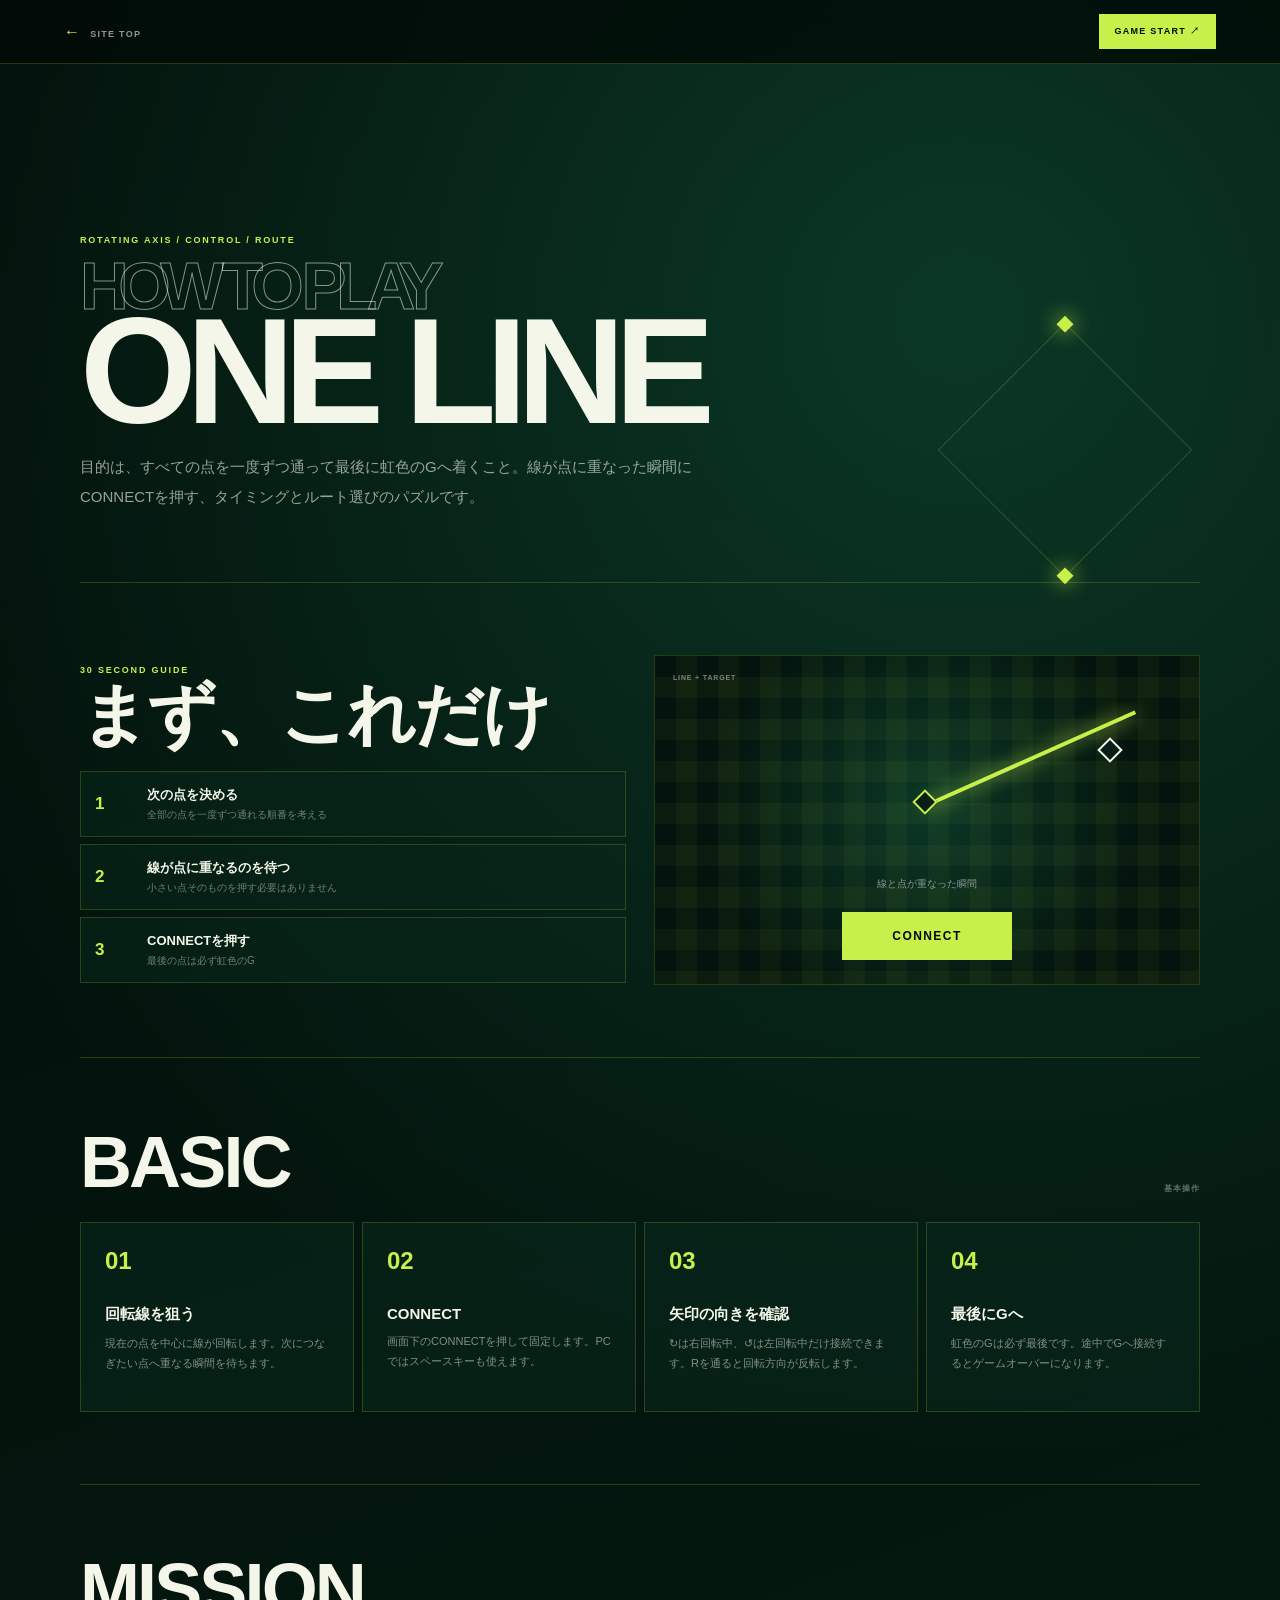
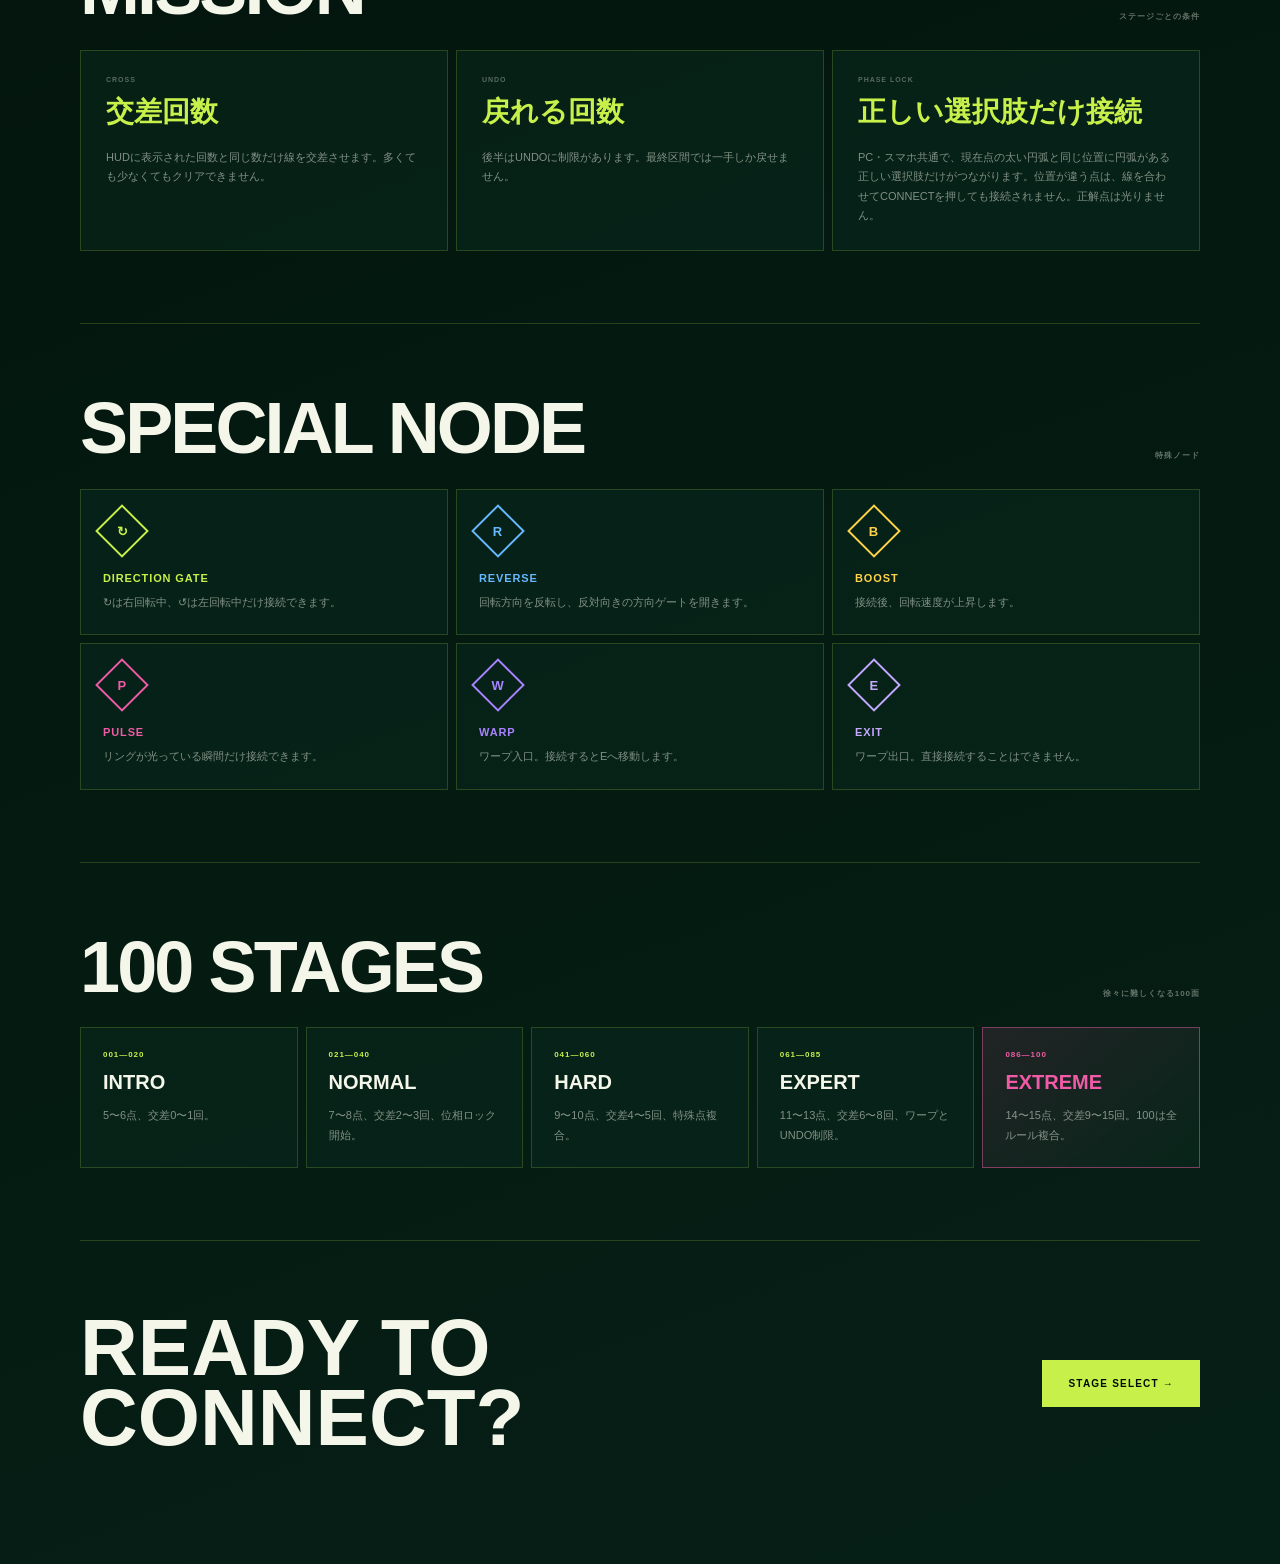
<file: game-rules.html>
<!DOCTYPE html>
<html lang="ja">
<head>
  <meta charset="UTF-8">
  <meta name="viewport" content="width=device-width, initial-scale=1">
  <meta name="theme-color" content="#020c08">
  <title>ONE LINE | RULES</title>
  <style>
    :root{--soil:#020c08;--forest:#041a11;--panel:#08271b;--lime:#c7f04a;--green:#4fcb73;--white:#f4f6e9;--pink:#f05aa6;--blue:#67b9ff;--gold:#ffd349;--purple:#a883ff;--line:rgba(199,240,74,.18);--tech:"Arial Narrow","Segoe UI",sans-serif}
    *{box-sizing:border-box}html{scroll-behavior:smooth}body{margin:0;background:var(--soil);color:var(--white);font-family:"Segoe UI","Noto Sans JP",sans-serif}a{color:inherit;text-decoration:none}.shell{min-height:100vh;background:radial-gradient(circle at 75% 10%,#0b3826,transparent 38%),linear-gradient(160deg,#020c08,#041a11 65%,#061f16)}
    .top{position:sticky;z-index:10;top:0;display:flex;justify-content:space-between;align-items:center;height:64px;padding:0 clamp(20px,5vw,72px);border-bottom:1px solid var(--line);background:rgba(2,12,8,.82);backdrop-filter:blur(16px);font:700 9px var(--tech);letter-spacing:.14em}.back{color:rgba(244,246,233,.6)}.back b{margin-right:9px;color:var(--lime);font-size:16px}.start{padding:11px 16px;background:var(--lime);color:var(--soil)}
    main{width:min(1120px,calc(100% - 40px));margin:auto;padding:90px 0 110px}.eyebrow{color:var(--lime);font:700 9px var(--tech);letter-spacing:.2em}.hero{position:relative;padding-bottom:70px;border-bottom:1px solid var(--line)}h1{margin:15px 0 22px;font:800 clamp(60px,12vw,150px)/.78 var(--tech);letter-spacing:-.07em}h1 span{display:block;color:transparent;font-size:.45em;-webkit-text-stroke:1px rgba(244,246,233,.55)}.lead{max-width:660px;margin:0;color:rgba(244,246,233,.62);font-size:15px;line-height:2}.route-mark{position:absolute;right:4%;bottom:42px;width:180px;height:180px;border:1px solid rgba(199,240,74,.18);transform:rotate(45deg)}.route-mark::before,.route-mark::after{content:"";position:absolute;background:var(--lime);box-shadow:0 0 20px var(--lime)}.route-mark::before{left:-6px;top:-6px;width:12px;height:12px}.route-mark::after{right:-6px;bottom:-6px;width:12px;height:12px}
    section{padding:72px 0;border-bottom:1px solid var(--line)}.section-head{display:flex;align-items:end;justify-content:space-between;gap:24px;margin-bottom:28px}.section-head h2{margin:0;font:800 clamp(32px,6vw,72px)/.9 var(--tech);letter-spacing:-.04em}.section-head p{margin:0;color:rgba(244,246,233,.4);font:700 8px var(--tech);letter-spacing:.12em}
    .quick{display:grid;grid-template-columns:1fr 1fr;gap:28px;align-items:center}.quick h2{margin:0 0 26px;font:800 clamp(34px,6vw,68px)/.9 var(--tech);letter-spacing:-.04em}.quick-list{display:grid;gap:7px}.quick-list div{display:grid;grid-template-columns:38px 1fr;gap:14px;align-items:center;padding:14px;border:1px solid var(--line);background:rgba(8,39,27,.55)}.quick-list b{color:var(--lime);font:800 17px var(--tech)}.quick-list strong{display:block;font-size:13px}.quick-list small{display:block;margin-top:4px;color:rgba(244,246,233,.45);font-size:10px}.demo{position:relative;min-height:330px;overflow:hidden;border:1px solid var(--line);background:radial-gradient(circle at 50% 46%,#0b3826,#03130d 68%)}.demo::before{content:"";position:absolute;inset:0;background:linear-gradient(90deg,transparent 49.8%,rgba(199,240,74,.04) 50%),linear-gradient(transparent 49.8%,rgba(199,240,74,.04) 50%);background-size:42px 42px}.demo-line{position:absolute;left:50%;top:45%;width:42%;height:4px;background:var(--lime);box-shadow:0 0 18px var(--lime);transform-origin:left;transform:rotate(-24deg)}.demo-point,.demo-target{position:absolute;left:48%;top:42%;width:18px;height:18px;border:2px solid var(--lime);background:#071f16;transform:rotate(45deg)}.demo-target{left:82%;top:26%;border-color:#f4f6e9}.demo-note{position:absolute;left:18px;top:18px;color:rgba(244,246,233,.48);font:700 7px var(--tech);letter-spacing:.12em}.demo-button{position:absolute;left:50%;bottom:24px;width:170px;padding:17px;text-align:center;background:var(--lime);color:var(--soil);font:800 12px var(--tech);letter-spacing:.12em;transform:translateX(-50%)}.demo-caption{position:absolute;left:50%;bottom:83px;width:100%;text-align:center;color:rgba(244,246,233,.55);font-size:10px;transform:translateX(-50%)}
    .steps{display:grid;grid-template-columns:repeat(4,1fr);gap:8px}.step,.mission,.node,.tier{border:1px solid var(--line);background:rgba(8,39,27,.64)}.step{min-height:190px;padding:24px}.step b{color:var(--lime);font:700 24px var(--tech)}.step h3{margin:30px 0 10px;font-size:15px}.step p,.mission p,.node p,.tier p{margin:0;color:rgba(244,246,233,.52);font-size:11px;line-height:1.75}
    .missions{display:grid;grid-template-columns:repeat(3,1fr);gap:8px}.mission{padding:25px}.mission span{display:block;color:rgba(244,246,233,.35);font:700 7px var(--tech);letter-spacing:.14em}.mission strong{display:block;margin:10px 0 17px;color:var(--lime);font:800 28px var(--tech)}
    .nodes{display:grid;grid-template-columns:repeat(3,1fr);gap:8px}.node{padding:22px}.node i{display:grid;place-items:center;width:38px;height:38px;margin-bottom:22px;border:2px solid currentColor;transform:rotate(45deg);font:800 13px var(--tech);font-style:normal}.node i b{transform:rotate(-45deg)}.node h3{margin:0 0 9px;font:700 11px var(--tech);letter-spacing:.08em}.direction{color:var(--lime)}.reverse{color:var(--blue)}.boost{color:var(--gold)}.pulse{color:var(--pink)}.warp{color:var(--purple)}.exit{color:#c4a9ff}
    .tiers{display:grid;grid-template-columns:repeat(5,1fr);gap:8px}.tier{padding:22px}.tier b{display:block;color:var(--lime);font:700 8px var(--tech);letter-spacing:.12em}.tier strong{display:block;margin:12px 0;font:800 20px var(--tech)}.final-tier{border-color:rgba(240,90,166,.48);background:linear-gradient(140deg,rgba(240,90,166,.12),rgba(8,39,27,.7))}.final-tier b,.final-tier strong{color:var(--pink)}
    .cta{display:flex;justify-content:space-between;align-items:center;padding-top:72px}.cta h2{margin:0;font:800 clamp(35px,7vw,80px)/.88 var(--tech)}.cta a{padding:18px 26px;background:var(--lime);color:var(--soil);font:800 10px var(--tech);letter-spacing:.12em}
    @media(max-width:760px){main{padding-top:55px}.route-mark{display:none}.quick{grid-template-columns:1fr}.demo{min-height:290px}.steps{grid-template-columns:1fr 1fr}.missions{grid-template-columns:1fr}.nodes{grid-template-columns:1fr 1fr}.tiers{grid-template-columns:1fr 1fr}.section-head{display:block}.section-head p{margin-top:12px}.cta{align-items:flex-start;flex-direction:column;gap:28px}}
  </style>
</head>
<body>
  <div class="shell">
    <header class="top"><a class="back" href="index.html"><b>←</b>SITE TOP</a><a class="start" href="game.html">GAME START ↗</a></header>
    <main>
      <section class="hero">
        <p class="eyebrow">ROTATING AXIS / CONTROL / ROUTE</p>
        <h1><span>HOW TO PLAY</span>ONE LINE</h1>
        <p class="lead">目的は、すべての点を一度ずつ通って最後に虹色のGへ着くこと。線が点に重なった瞬間にCONNECTを押す、タイミングとルート選びのパズルです。</p>
        <div class="route-mark" aria-hidden="true"></div>
      </section>

      <section class="quick">
        <div><p class="eyebrow">30 SECOND GUIDE</p><h2>まず、これだけ</h2><div class="quick-list"><div><b>1</b><span><strong>次の点を決める</strong><small>全部の点を一度ずつ通れる順番を考える</small></span></div><div><b>2</b><span><strong>線が点に重なるのを待つ</strong><small>小さい点そのものを押す必要はありません</small></span></div><div><b>3</b><span><strong>CONNECTを押す</strong><small>最後の点は必ず虹色のG</small></span></div></div></div>
        <div class="demo" aria-label="ゲーム操作のイメージ"><span class="demo-note">LINE + TARGET</span><i class="demo-line"></i><i class="demo-point"></i><i class="demo-target"></i><p class="demo-caption">線と点が重なった瞬間</p><b class="demo-button">CONNECT</b></div>
      </section>

      <section>
        <div class="section-head"><h2>BASIC</h2><p>基本操作</p></div>
        <div class="steps">
          <article class="step"><b>01</b><h3>回転線を狙う</h3><p>現在の点を中心に線が回転します。次につなぎたい点へ重なる瞬間を待ちます。</p></article>
          <article class="step"><b>02</b><h3>CONNECT</h3><p>画面下のCONNECTを押して固定します。PCではスペースキーも使えます。</p></article>
          <article class="step"><b>03</b><h3>矢印の向きを確認</h3><p>↻は右回転中、↺は左回転中だけ接続できます。Rを通ると回転方向が反転します。</p></article>
          <article class="step"><b>04</b><h3>最後にGへ</h3><p>虹色のGは必ず最後です。途中でGへ接続するとゲームオーバーになります。</p></article>
        </div>
      </section>

      <section>
        <div class="section-head"><h2>MISSION</h2><p>ステージごとの条件</p></div>
        <div class="missions">
          <article class="mission"><span>CROSS</span><strong>交差回数</strong><p>HUDに表示された回数と同じ数だけ線を交差させます。多くても少なくてもクリアできません。</p></article>
          <article class="mission"><span>UNDO</span><strong>戻れる回数</strong><p>後半はUNDOに制限があります。最終区間では一手しか戻せません。</p></article>
          <article class="mission"><span>PHASE LOCK</span><strong>正しい選択肢だけ接続</strong><p>PC・スマホ共通で、現在点の太い円弧と同じ位置に円弧がある正しい選択肢だけがつながります。位置が違う点は、線を合わせてCONNECTを押しても接続されません。正解点は光りません。</p></article>
        </div>
      </section>

      <section>
        <div class="section-head"><h2>SPECIAL NODE</h2><p>特殊ノード</p></div>
        <div class="nodes">
          <article class="node direction"><i><b>↻</b></i><h3>DIRECTION GATE</h3><p>↻は右回転中、↺は左回転中だけ接続できます。</p></article>
          <article class="node reverse"><i><b>R</b></i><h3>REVERSE</h3><p>回転方向を反転し、反対向きの方向ゲートを開きます。</p></article>
          <article class="node boost"><i><b>B</b></i><h3>BOOST</h3><p>接続後、回転速度が上昇します。</p></article>
          <article class="node pulse"><i><b>P</b></i><h3>PULSE</h3><p>リングが光っている瞬間だけ接続できます。</p></article>
          <article class="node warp"><i><b>W</b></i><h3>WARP</h3><p>ワープ入口。接続するとEへ移動します。</p></article>
          <article class="node exit"><i><b>E</b></i><h3>EXIT</h3><p>ワープ出口。直接接続することはできません。</p></article>
        </div>
      </section>

      <section>
        <div class="section-head"><h2>100 STAGES</h2><p>徐々に難しくなる100面</p></div>
        <div class="tiers"><article class="tier"><b>001—020</b><strong>INTRO</strong><p>5〜6点、交差0〜1回。</p></article><article class="tier"><b>021—040</b><strong>NORMAL</strong><p>7〜8点、交差2〜3回、位相ロック開始。</p></article><article class="tier"><b>041—060</b><strong>HARD</strong><p>9〜10点、交差4〜5回、特殊点複合。</p></article><article class="tier"><b>061—085</b><strong>EXPERT</strong><p>11〜13点、交差6〜8回、ワープとUNDO制限。</p></article><article class="tier final-tier"><b>086—100</b><strong>EXTREME</strong><p>14〜15点、交差9〜15回。100は全ルール複合。</p></article></div>
      </section>

      <div class="cta"><h2>READY TO<br>CONNECT?</h2><a href="game.html">STAGE SELECT →</a></div>
    </main>
  </div>
</body>
</html>
</file>
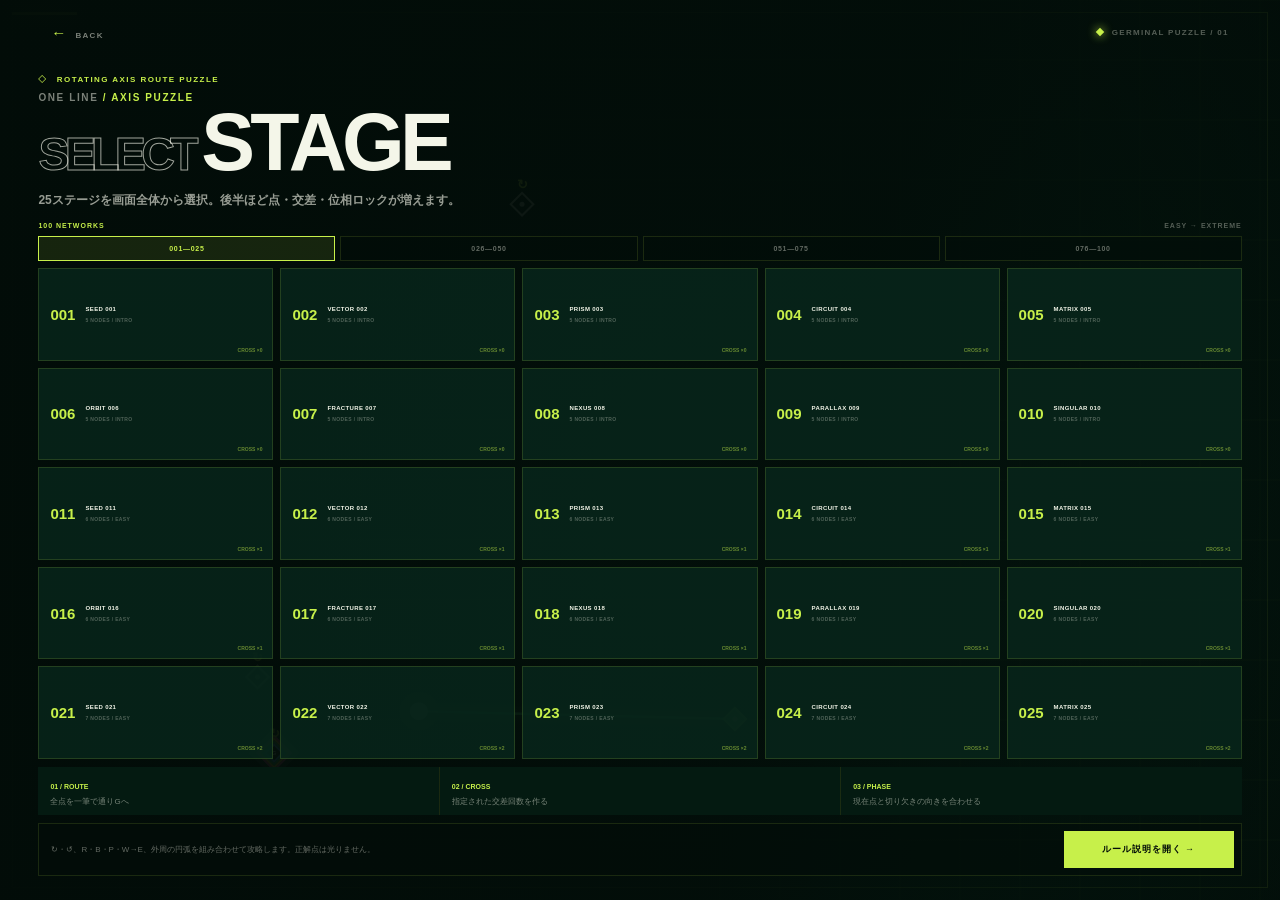
<file: game.html>
<!DOCTYPE html>
<html lang="ja">
<head>
  <meta charset="UTF-8">
  <meta name="viewport" content="width=device-width, initial-scale=1, viewport-fit=cover, user-scalable=no">
  <meta name="theme-color" content="#020c08">
  <title>ONE LINE | 萌芽</title>
  <style>
    :root{--soil:#020c08;--forest:#041a11;--panel:#08271b;--lime:#c7f04a;--green:#4fcb73;--white:#f4f6e9;--gold:#ffd349;--red:#ff5c57;--line:rgba(199,240,74,.18);--tech:"Arial Narrow","Segoe UI",sans-serif}
    *{box-sizing:border-box}html,body{width:100%;height:100%;margin:0;overflow:hidden;background:var(--soil);color:var(--white);font-family:"Segoe UI","Noto Sans JP",sans-serif;touch-action:none;-webkit-tap-highlight-color:transparent;user-select:none}button,a{font:inherit;color:inherit}button{border:0;cursor:pointer}a{text-decoration:none}
    .app{position:relative;width:100%;height:100%;min-height:520px;overflow:hidden;background:radial-gradient(circle at 55% 50%,#0a2c1f,#041a11 53%,#020c08)}.app::before{content:"";position:absolute;z-index:4;inset:12px;border:1px solid rgba(199,240,74,.13);pointer-events:none}.app::after{content:"";position:absolute;z-index:4;left:12px;top:12px;width:65px;height:3px;background:var(--lime);box-shadow:0 0 18px var(--lime);pointer-events:none}
    canvas{position:absolute;z-index:0;inset:0;width:100%;height:100%;display:block}
    .top{position:absolute;z-index:30;top:0;left:0;right:0;display:flex;justify-content:space-between;align-items:center;height:64px;padding:0 clamp(23px,4vw,65px);font:700 8px var(--tech);letter-spacing:.16em}.top a{color:rgba(244,246,233,.5)}.top a b{margin-right:8px;color:var(--lime);font-size:15px}.top span{color:rgba(244,246,233,.34)}.top span::before{content:"";display:inline-block;width:6px;height:6px;margin-right:9px;background:var(--lime);box-shadow:0 0 10px var(--lime);transform:rotate(45deg)}
    .screen{position:absolute;z-index:10;inset:0;opacity:0;visibility:hidden;transition:.35s}.screen.active{opacity:1;visibility:visible}
    .stage-screen{overflow:auto;padding:74px clamp(18px,3vw,48px) 24px;background:linear-gradient(105deg,rgba(2,12,8,.99),rgba(2,12,8,.9) 62%,rgba(2,12,8,.42));touch-action:pan-y;-webkit-overflow-scrolling:touch}.stage-wrap{display:flex;flex-direction:column;width:100%;min-height:calc(100svh - 98px);margin:auto}.eyebrow{margin:0 0 7px;color:var(--lime);font:700 8px var(--tech);letter-spacing:.18em}.eyebrow::before{content:"◇";margin-right:9px}.logo{margin:0;color:rgba(244,246,233,.5);font:700 10px var(--tech);letter-spacing:.16em}.logo b{color:var(--lime)}h1{margin:6px 0 7px;font:800 clamp(42px,6.3vw,82px)/.82 var(--tech);letter-spacing:-.06em}h1 span{display:inline-block;margin-right:.16em;color:transparent;font-size:.58em;-webkit-text-stroke:1px rgba(244,246,233,.66)}.intro{margin:10px 0 13px;color:rgba(244,246,233,.62);font-size:12px;font-weight:600}
    .stage-head{display:flex;justify-content:space-between;margin-bottom:7px;color:rgba(244,246,233,.34);font:700 7px var(--tech);letter-spacing:.14em}.stage-head b{color:var(--lime)}.stage-zones{display:grid;grid-template-columns:repeat(4,1fr);gap:5px;margin-bottom:7px}.stage-zones button{padding:8px;border:1px solid rgba(199,240,74,.13);background:rgba(2,12,8,.45);color:rgba(244,246,233,.4);font:700 7px var(--tech);letter-spacing:.1em}.stage-zones button.active{border-color:var(--lime);background:rgba(199,240,74,.1);color:var(--lime)}.stages{display:grid;flex:1;grid-template-columns:repeat(5,minmax(0,1fr));grid-template-rows:repeat(5,minmax(62px,1fr));gap:7px}.stage{position:relative;display:grid;grid-template-columns:auto 1fr;gap:10px;align-items:center;min-height:62px;padding:10px 11px;border:1px solid rgba(199,240,74,.15);background:rgba(8,39,27,.82);text-align:left;transition:.2s}.stage:hover{border-color:var(--lime);background:rgba(199,240,74,.1);transform:translateY(-2px)}.stage>strong{color:var(--lime);font:700 15px var(--tech)}.stage span{min-width:0;font:700 6px var(--tech);letter-spacing:.06em}.stage small{display:block;margin-top:5px;color:rgba(244,246,233,.31);font-size:5px}.stage i{position:absolute;right:10px;bottom:7px;color:rgba(199,240,74,.5);font:700 5px var(--tech);font-style:normal}.stage.final{border-color:rgba(255,92,87,.55);background:linear-gradient(135deg,rgba(255,92,87,.15),rgba(8,39,27,.9))}.stage.final>strong,.stage.final i{color:#ff7d65}.stage.final:hover{border-color:#ff7d65;box-shadow:0 0 24px rgba(255,92,87,.13)}.rules{display:grid;grid-template-columns:repeat(3,1fr);gap:1px;margin-top:8px;background:rgba(199,240,74,.12)}.rules div{padding:8px 12px;background:var(--forest)}.rules b{color:var(--lime);font:700 7px var(--tech)}.rules span{display:block;margin-top:3px;color:rgba(244,246,233,.48);font-size:8px}.notice{display:flex;align-items:center;justify-content:space-between;gap:14px;margin:8px 0 0;padding:7px 7px 7px 12px;border:1px solid rgba(199,240,74,.12);background:rgba(2,12,8,.5);color:rgba(244,246,233,.4);font-size:8px}.notice a{flex:0 0 auto;min-width:170px;padding:12px 17px;background:var(--lime);color:var(--soil);font:800 9px var(--tech);letter-spacing:.1em;text-align:center}
    .hud{position:absolute;z-index:6;inset:0;opacity:0;visibility:hidden;pointer-events:none;transition:.25s}.hud.active{opacity:1;visibility:visible}.menu-btn{position:absolute;left:clamp(22px,4vw,65px);top:78px;padding:8px 11px;border:1px solid var(--line);background:rgba(2,12,8,.7);color:var(--lime);font:700 8px var(--tech);letter-spacing:.1em;pointer-events:auto}.stage-info{position:absolute;left:50%;top:78px;text-align:center;transform:translateX(-50%);font-family:var(--tech)}.stage-info span,.timer span,.route span,.mission span{display:block;color:rgba(244,246,233,.34);font-size:6px;letter-spacing:.14em}.stage-info strong{color:var(--lime);font-size:38px;line-height:1}.stage-info small{display:block;margin-top:4px;color:rgba(244,246,233,.35);font-size:6px}.timer{position:absolute;right:clamp(22px,4vw,65px);top:83px;text-align:right;font-family:var(--tech)}.timer strong{font-size:clamp(25px,3.3vw,44px);font-weight:700;font-variant-numeric:tabular-nums}.route{position:absolute;left:clamp(22px,4vw,65px);bottom:106px;font-family:var(--tech)}.route strong{font-size:34px}.meter{position:absolute;left:clamp(22px,4vw,65px);bottom:97px;width:min(270px,36vw);height:2px;background:rgba(255,255,255,.1)}.meter i{display:block;width:0;height:100%;background:var(--lime);box-shadow:0 0 12px var(--lime);transition:width .2s}.mission{position:absolute;right:clamp(22px,4vw,65px);bottom:94px;display:flex;gap:7px;font-family:var(--tech)}.mission div{min-width:66px;padding:8px 9px;border-left:1px solid rgba(199,240,74,.2);background:rgba(2,12,8,.5)}.mission strong{display:block;margin-top:3px;color:var(--white);font-size:12px}.mission .cross strong{color:#ff7d65}.special-legend{position:absolute;left:50%;top:139px;display:flex;gap:10px;min-height:14px;color:rgba(244,246,233,.52);font:700 6px var(--tech);letter-spacing:.08em;transform:translateX(-50%)}.special-legend b{font-size:9px}.game-controls{position:absolute;left:50%;bottom:25px;display:grid;grid-template-columns:112px 180px 112px;gap:7px;transform:translateX(-50%);pointer-events:auto}.game-controls button{height:58px;border:1px solid rgba(199,240,74,.25);background:rgba(2,12,8,.88);color:rgba(244,246,233,.76);font:700 8px var(--tech);letter-spacing:.08em;backdrop-filter:blur(10px);transition:.15s}.game-controls button:active{transform:translateY(2px)}.game-controls button:disabled{opacity:.25;cursor:not-allowed}.game-controls .connect-btn{display:flex;align-items:center;justify-content:center;gap:12px;border-color:var(--lime);background:var(--lime);color:var(--soil);box-shadow:0 0 24px rgba(199,240,74,.18);font-size:14px}.connect-btn small{padding:3px 5px;border:1px solid rgba(2,12,8,.22);font-size:5px;letter-spacing:.1em}.control-btn span{margin-left:5px}.message{position:absolute;left:50%;top:25%;opacity:0;color:var(--lime);font:800 clamp(23px,4vw,50px) var(--tech);letter-spacing:.08em;transform:translate(-50%,10px)}.message.show{animation:msg .6s}.message.bad{color:rgba(244,246,233,.55)}
    .modal{position:absolute;z-index:40;inset:0;display:grid;place-items:center;padding:25px;background:rgba(2,12,8,.65);backdrop-filter:blur(10px);opacity:0;visibility:hidden;transition:.3s}.modal.active{opacity:1;visibility:visible}.card{width:min(560px,92vw);padding:clamp(25px,5vw,48px);border:1px solid var(--line);border-top-color:var(--lime);background:linear-gradient(145deg,#041a11,#08271b);box-shadow:0 35px 90px rgba(0,0,0,.55)}.fail .card{border-top-color:var(--red)}.code{color:var(--lime);font:700 7px var(--tech);letter-spacing:.16em}.fail .code{color:var(--red)}.card h2{margin:9px 0 0;font-size:clamp(28px,5vw,55px)}.card p{margin:17px 0 23px;color:rgba(244,246,233,.6);font-size:11px;line-height:1.8}.actions{display:grid;grid-template-columns:1fr 1fr;gap:7px}.actions button{display:flex;justify-content:space-between;padding:15px 17px;background:var(--lime);color:var(--soil);font:700 8px var(--tech);letter-spacing:.1em}.fail .actions button:first-child{background:var(--red)}.actions .ghost{border:1px solid var(--line);background:transparent;color:var(--white)}
    @keyframes msg{0%{opacity:0;transform:translate(-50%,14px)}25%,70%{opacity:1;transform:translate(-50%,0)}100%{opacity:0;transform:translate(-50%,-18px)}}
    @media(max-width:720px){.app::before{inset:7px}.app::after{left:7px;top:7px}.top{height:55px;padding:0 18px}.stage-screen{padding:61px 13px 22px}.stage-wrap{min-height:auto}h1 span{display:block;margin:0}.stages{flex:none;grid-template-columns:repeat(3,minmax(0,1fr));grid-template-rows:none;grid-auto-rows:minmax(57px,auto);gap:5px}.stage{min-height:57px;padding:9px}.stage>strong{font-size:13px}.stage-zones{grid-template-columns:repeat(2,1fr)}.rules div{padding:8px}.notice{align-items:stretch;flex-direction:column;padding:11px;margin-top:10px;font-size:8px;line-height:1.6}.notice a{width:100%;min-width:0;padding:15px 18px;font-size:11px}.stage-info{top:72px}.timer{top:75px;right:20px}.menu-btn{top:73px;left:20px}.route{left:20px;bottom:99px}.meter{left:20px;bottom:91px;width:31vw}.mission{right:16px;bottom:88px;gap:2px}.mission div{min-width:44px;padding:6px 5px}.mission strong{font-size:9px}.special-legend{top:126px;width:100%;justify-content:center;gap:6px}.game-controls{bottom:18px;grid-template-columns:82px minmax(138px,42vw) 82px;gap:5px}.game-controls button{height:57px;font-size:7px}.game-controls .connect-btn{font-size:12px}.control-btn span{display:block;margin:3px 0 0}}
    @media(max-width:400px),(max-height:680px){.stage-screen{padding-top:61px}.eyebrow{margin-bottom:7px}h1{font-size:48px}.intro{margin:12px 0}.stage{min-height:48px}.rules{display:none}.notice{display:flex}.card{padding:21px}}
  </style>
</head>
<body>
  <main class="app">
    <canvas id="world"></canvas>
    <header class="top"><a href="index.html"><b>←</b>BACK</a><span>GERMINAL PUZZLE / 01</span></header>

    <section class="screen stage-screen active" id="stage-screen">
      <div class="stage-wrap">
        <p class="eyebrow">ROTATING AXIS ROUTE PUZZLE</p>
        <p class="logo">ONE LINE <b>/ AXIS PUZZLE</b></p>
        <h1><span>SELECT</span>STAGE</h1>
        <p class="intro">25ステージを画面全体から選択。後半ほど点・交差・位相ロックが増えます。</p>
        <div class="stage-head"><b>100 NETWORKS</b><span>EASY → EXTREME</span></div>
        <div class="stage-zones" id="stage-zones"><button class="active" data-zone="0">001—025</button><button data-zone="1">026—050</button><button data-zone="2">051—075</button><button data-zone="3">076—100</button></div>
        <div class="stages" id="stages"></div>
        <div class="rules"><div><b>01 / ROUTE</b><span>全点を一筆で通りGへ</span></div><div><b>02 / CROSS</b><span>指定された交差回数を作る</span></div><div><b>03 / PHASE</b><span>現在点と切り欠きの向きを合わせる</span></div></div>
        <p class="notice"><span>↻・↺、R・B・P・W→E、外周の円弧を組み合わせて攻略します。正解点は光りません。</span><a href="game-rules.html">ルール説明を開く →</a></p>
      </div>
    </section>

    <section class="hud" id="hud">
      <button class="menu-btn" id="menu-btn">× STAGE SELECT</button>
      <div class="stage-info"><span>STAGE</span><strong id="stage-number">001</strong><small id="stage-name">FIRST AXIS</small></div>
      <div class="timer"><span>TIME</span><strong id="time">00:00.0</strong></div>
      <div class="route"><span>ROUTE</span><strong id="route">1 / 5</strong></div>
      <div class="meter"><i id="meter"></i></div>
      <div class="special-legend" id="special-legend"></div>
      <div class="mission">
        <div class="cross"><span>CROSS</span><strong id="cross-status">0 / 0</strong></div>
        <div><span>UNDO</span><strong id="undo-status">∞</strong></div>
      </div>
      <div class="game-controls" aria-label="ゲーム操作">
        <button class="control-btn" id="undo-btn" type="button">↶ <span>1つ戻る</span></button>
        <button class="connect-btn" id="connect-btn" type="button"><span>CONNECT</span><small>SPACE</small></button>
        <button class="control-btn" id="reset-btn" type="button">↺ <span>最初から</span></button>
      </div>
      <div class="message" id="message">CONNECTED</div>
    </section>

    <section class="modal fail" id="fail"><div class="card"><span class="code" id="fail-code">CROSS DETECTED</span><h2 id="fail-title">線が交差しました</h2><p id="fail-text">別の順番でつないでください。</p><div class="actions"><button id="retry">RETRY <b>↻</b></button><button class="ghost to-menu">STAGE SELECT <b>×</b></button></div></div></section>
    <section class="modal clear" id="clear"><div class="card"><span class="code">ROUTE COMPLETE</span><h2>STAGE CLEAR</h2><p id="clear-text">指定交差数の一筆経路が完成しました。</p><div class="actions"><button id="next">NEXT STAGE <b>→</b></button><button class="ghost to-menu">STAGE SELECT <b>×</b></button></div></div></section>
  </main>

  <script>
  (()=>{
    'use strict';
    const $=id=>document.getElementById(id),canvas=$('world'),ctx=canvas.getContext('2d'),TAU=Math.PI*2;
    const LEGACY_BASE_STAGES=[
      {n:'FIRST AXIS',s:.78,p:[[.153,.199],[.147,.774],[.557,.356],[.865,.362],[.305,.833]]},
      {n:'HEX FRAME',s:.84,p:[[.104,.323],[.48,.205],[.689,.302],[.787,.426],[.215,.665]]},
      {n:'INNER SEED',s:.9,p:[[.155,.309],[.406,.398],[.099,.167],[.199,.496],[.466,.833],[.474,.603]]},
      {n:'TWIN PEAK',s:.96,p:[[.809,.403],[.58,.338],[.615,.839],[.171,.863],[.651,.229],[.157,.122]]},
      {n:'ORBIT SEVEN',s:1.02,p:[[.595,.272],[.207,.804],[.822,.279],[.239,.156],[.499,.362],[.403,.842],[.086,.372]]},
      {n:'BROKEN GRID',s:1.08,p:[[.111,.61],[.26,.663],[.145,.395],[.3,.367],[.769,.425],[.791,.706],[.476,.768]]},
      {n:'SPIRAL CORE',s:1.14,p:[[.227,.16],[.647,.707],[.531,.159],[.729,.112],[.857,.68],[.197,.845],[.549,.878]]},
      {n:'CROSS TRAP',s:1.2,p:[[.559,.109],[.077,.78],[.16,.356],[.273,.174],[.337,.41],[.397,.177],[.198,.864],[.071,.68]]},
      {n:'DOUBLE RING',s:1.26,p:[[.222,.627],[.565,.133],[.83,.311],[.793,.687],[.498,.81],[.088,.64],[.092,.348],[.321,.132]]},
      {n:'SIGNAL MAZE',s:1.32,p:[[.284,.096],[.923,.376],[.252,.673],[.508,.788],[.883,.177],[.251,.461],[.789,.829],[.773,.147]]},
      {n:'GERMINAL WEB',s:1.4,p:[[.301,.696],[.745,.43],[.472,.515],[.451,.108],[.881,.128],[.605,.775],[.761,.667],[.881,.367]]},
      {n:'FINAL BLOOM',s:1.48,p:[[.325,.72],[.7,.713],[.258,.195],[.46,.715],[.588,.624],[.421,.901],[.712,.381],[.225,.462]]},
      {n:'SPLIT SIGNAL',s:1.56,p:[[.777,.12],[.586,.702],[.714,.48],[.869,.379],[.322,.118],[.129,.454],[.44,.109],[.647,.79],[.917,.685]]},
      {n:'MIRROR LOCK',s:1.64,p:[[.561,.085],[.709,.922],[.184,.207],[.826,.643],[.515,.333],[.107,.62],[.671,.764],[.18,.923],[.565,.385]]},
      {n:'INVERTED SEED',s:1.72,p:[[.777,.88],[.586,.298],[.714,.52],[.869,.621],[.322,.882],[.129,.546],[.44,.891],[.647,.21],[.917,.315]]},
      {n:'DENSE CORE',s:1.81,p:[[.712,.153],[.165,.784],[.429,.481],[.089,.189],[.368,.823],[.681,.075],[.948,.838],[.882,.552],[.389,.656],[.166,.475]]},
      {n:'FALSE ROUTE',s:1.9,p:[[.942,.636],[.477,.622],[.196,.886],[.7,.207],[.924,.519],[.771,.309],[.851,.477],[.688,.687],[.464,.42],[.24,.232]]},
      {n:'ZERO WINDOW',s:2,p:[[.272,.691],[.923,.347],[.322,.328],[.855,.463],[.467,.436],[.813,.283],[.43,.606],[.493,.72],[.45,.511],[.341,.503]]},
      {n:'ELEVEN KNOT',s:2.1,p:[[.88,.5],[.468,.798],[.098,.57],[.226,.789],[.941,.771],[.66,.601],[.146,.402],[.593,.822],[.403,.106],[.49,.323],[.503,.69]]},
      {n:'MIRROR KNOT',s:2.2,p:[[.132,.454],[.671,.923],[.857,.711],[.759,.202],[.59,.89],[.631,.367],[.412,.698],[.317,.555],[.85,.45],[.068,.713],[.834,.899]]},
      {n:'TWELVE GATE',s:2.3,p:[[.896,.221],[.316,.893],[.367,.757],[.071,.855],[.427,.854],[.508,.683],[.199,.202],[.419,.162],[.045,.772],[.698,.293],[.71,.589],[.559,.195]]},
      {n:'REVERSE VOID',s:2.4,p:[[.082,.3],[.677,.78],[.383,.544],[.504,.798],[.368,.787],[.863,.325],[.792,.559],[.485,.868],[.753,.701],[.266,.135],[.208,.581],[.593,.13]]},
      {n:'CHAOS SEED',s:2.55,p:[[.149,.464],[.955,.468],[.726,.716],[.042,.439],[.63,.516],[.46,.937],[.612,.355],[.452,.131],[.106,.747],[.351,.194],[.553,.467],[.366,.729],[.678,.913]]},
      {n:'LAST GERMINAL',s:2.75,p:[[.851,.464],[.045,.468],[.274,.716],[.958,.439],[.37,.516],[.54,.937],[.388,.355],[.548,.131],[.894,.747],[.649,.194],[.447,.467],[.634,.729],[.322,.913]]}
    ];
    const LEGACY_CROSS_TARGETS=[0,0,0,0,0,0,0,1,0,1,0,2,0,1,0,2,0,2,0,2,1,2,1,1];
    const LEGACY_ROUTES=[[0,1,2,3,4],[0,1,2,3,4],[0,1,2,3,4,5],[0,1,2,3,4,5],[0,1,5,2,3,4,6],[0,1,2,3,4,5,6],[0,1,2,3,4,5,6],[0,1,6,4,5,3,2,7],[0,1,2,3,4,5,6,7],[0,1,6,3,2,5,4,7],[0,1,2,3,4,5,6,7],[0,1,5,3,4,6,2,7],[0,1,6,4,5,7,2,3,8],[0,1,3,6,7,5,2,4,8],[0,1,6,4,5,7,2,3,8],[0,1,3,5,8,4,6,7,2,9],[0,1,7,2,3,6,4,5,8,9],[0,1,3,7,6,5,8,4,2,9],[0,1,4,7,3,2,6,8,5,9,10],[0,1,5,9,4,6,7,3,8,2,10],[0,1,4,5,10,9,2,3,8,6,7,11],[0,1,8,6,5,10,4,7,3,2,9,11],[0,1,10,6,7,9,3,8,5,11,4,2,12],[0,1,10,6,7,9,3,8,5,11,4,2,12]];
    function transformPoint([x,y],variant){if(variant===1)return[1-x,y];if(variant===2)return[x,1-y];if(variant===3)return[1-x,1-y];if(variant===4)return[y,x];return[x,y]}
    const LEGACY_STAGES=Array.from({length:100},(_,i)=>{const baseIndex=Math.min(LEGACY_BASE_STAGES.length-1,Math.floor(i*LEGACY_BASE_STAGES.length/100)),base=LEGACY_BASE_STAGES[baseIndex],progress=i/99;return{n:base.n,s:+(.7+2.5*Math.pow(progress,1.45)).toFixed(3),p:base.p.map(point=>transformPoint(point,i%5)),base:baseIndex,cross:LEGACY_CROSS_TARGETS[baseIndex],route:LEGACY_ROUTES[baseIndex]}});
    const STAGE_SPECS=[
      [7,5,[0,1,3,2,4]],[8,5,[0,1,3,2,4]],[18,5,[0,1,3,2,4]],[25,5,[0,1,3,2,4]],[30,5,[0,1,3,2,4]],[31,5,[0,1,3,2,4]],[64,5,[0,1,3,2,4]],[66,5,[0,1,3,2,4]],[67,5,[0,1,3,2,4]],[70,5,[0,1,3,2,4]],
      [95,6,[0,1,4,3,2,5]],[118,6,[0,1,4,3,2,5]],[164,6,[0,1,4,3,2,5]],[193,6,[0,1,3,4,2,5]],[215,6,[0,1,3,4,2,5]],[264,6,[0,1,4,3,2,5]],[345,6,[0,1,3,4,2,5]],[349,6,[0,1,4,3,2,5]],[385,6,[0,1,4,3,2,5]],[445,6,[0,1,3,4,2,5]],
      [488,7,[0,1,4,3,5,2,6]],[489,7,[0,1,3,5,4,2,6]],[497,7,[0,1,5,4,3,2,6]],[499,7,[0,1,5,4,3,2,6]],[508,7,[0,1,4,3,5,2,6]],[515,7,[0,1,2,4,5,3,6]],[517,7,[0,1,2,4,5,3,6]],[525,7,[0,1,5,2,4,3,6]],[542,7,[0,1,5,2,4,3,6]],[547,7,[0,1,2,4,5,3,6]],
      [548,8,[0,1,6,2,3,5,4,7]],[556,8,[0,1,6,3,5,2,4,7]],[559,8,[0,1,3,5,6,2,4,7]],[560,8,[0,1,2,3,6,5,4,7]],[578,8,[0,1,6,5,2,3,4,7]],[579,8,[0,1,6,3,5,2,4,7]],[580,8,[0,1,2,5,3,6,4,7]],[586,8,[0,1,5,2,3,6,4,7]],[592,8,[0,1,3,2,5,6,4,7]],[593,8,[0,1,3,5,2,6,4,7]],
      [600,9,[0,1,5,3,7,2,6,4,8]],[606,9,[0,1,6,5,2,3,7,4,8]],[607,9,[0,1,3,2,5,6,7,4,8]],[617,9,[0,1,3,5,2,6,7,4,8]],[618,9,[0,1,3,6,2,7,5,4,8]],[641,9,[0,1,7,6,4,2,3,5,8]],[642,9,[0,1,5,2,3,7,6,4,8]],[647,9,[0,1,3,6,5,7,2,4,8]],[656,9,[0,1,6,5,7,2,3,4,8]],[665,9,[0,1,6,5,3,2,7,4,8]],
      [682,10,[0,1,5,8,7,6,2,3,4,9]],[689,10,[0,1,8,7,2,6,5,3,4,9]],[700,10,[0,1,3,5,7,6,8,2,4,9]],[709,10,[0,1,4,8,3,7,2,6,5,9]],[716,10,[0,1,6,2,4,8,7,3,5,9]],[718,10,[0,1,7,3,2,6,8,4,5,9]],[727,10,[0,1,7,3,2,6,4,8,5,9]],[729,10,[0,1,7,5,8,2,6,3,4,9]],[736,10,[0,1,3,8,6,7,2,5,4,9]],[737,10,[0,1,7,2,3,6,8,5,4,9]],
      [848,11,[0,1,6,5,2,9,4,7,8,3,10]],[874,11,[0,1,3,2,7,8,6,9,5,4,10]],[880,11,[0,1,3,2,8,9,7,5,6,4,10]],[883,11,[0,1,8,2,6,7,5,3,9,4,10]],[893,11,[0,1,4,8,2,9,6,3,7,5,10]],[905,11,[0,1,9,8,3,7,4,2,5,6,10]],[976,11,[0,1,3,2,5,7,4,9,6,8,10]],[1007,11,[0,1,3,5,7,4,9,6,2,8,10]],[1046,11,[0,1,6,7,8,9,2,5,4,3,10]],[1079,11,[0,1,6,2,3,4,5,9,8,7,10]],
      [1146,12,[0,1,4,6,2,9,3,7,10,5,8,11]],[1170,12,[0,1,5,8,7,3,6,2,9,4,10,11]],[1178,12,[0,1,5,10,4,2,8,9,6,7,3,11]],[1184,12,[0,1,8,7,3,4,5,2,9,10,6,11]],[1225,12,[0,1,6,8,9,2,10,5,4,3,7,11]],[1235,12,[0,1,3,2,6,9,5,8,4,10,7,11]],[1263,12,[0,1,10,9,2,4,3,5,6,8,7,11]],[1273,12,[0,1,2,6,10,3,5,4,7,8,9,11]],[1282,12,[0,1,4,8,6,9,10,2,7,5,3,11]],[1288,12,[0,1,6,8,3,9,5,2,7,10,4,11]],
      [1383,13,[0,1,5,4,6,11,9,7,10,8,3,2,12]],[1384,13,[0,1,6,9,7,10,3,2,5,4,8,11,12]],[1478,13,[0,1,3,11,9,10,8,2,6,5,4,7,12]],[1501,13,[0,1,3,4,11,8,5,2,6,10,9,7,12]],[1718,13,[0,1,6,10,8,3,7,9,2,4,5,11,12]],[1725,13,[0,1,2,4,5,6,10,11,3,9,8,7,12]],[1792,13,[0,1,4,3,6,9,11,2,7,5,8,10,12]],[1802,13,[0,1,11,8,2,5,7,4,6,9,10,3,12]],[1852,13,[0,1,6,4,3,5,2,7,8,10,9,11,12]],[1882,13,[0,1,11,8,4,9,10,7,3,2,6,5,12]],
      [1968,14,[0,1,7,11,12,8,4,5,6,10,3,2,9,13]],[2002,14,[0,1,2,4,6,5,3,11,7,8,9,10,12,13]],[2013,14,[0,1,8,4,12,11,6,7,2,9,3,5,10,13]],[2050,14,[0,1,12,6,10,9,2,7,5,11,4,8,3,13]],[2108,14,[0,1,4,12,6,3,8,10,9,11,2,5,7,13]],[2143,14,[0,1,9,12,8,3,2,6,7,4,10,11,5,13]],[2190,14,[0,1,4,7,2,10,8,3,6,12,9,5,11,13]],[2216,14,[0,1,5,12,10,9,4,11,7,8,3,6,2,13]],[2237,14,[0,1,12,4,8,9,10,3,6,5,7,11,2,13]],[2305,15,[0,1,5,8,9,3,4,10,13,7,2,12,11,6,14]]
    ];
    const STAGE_TITLES=['SEED','VECTOR','PRISM','CIRCUIT','MATRIX','ORBIT','FRACTURE','NEXUS','PARALLAX','SINGULAR'];
    function seededRandom(seed){let s=seed>>>0;return()=>((s=(s*1664525+1013904223)>>>0)/4294967296)}
    function makePoints(seed,count){const rnd=seededRandom(seed),out=[];while(out.length<count){const p=[+(.04+rnd()*.92).toFixed(3),+(.05+rnd()*.9).toFixed(3)];if(out.every(q=>Math.hypot(p[0]-q[0],p[1]-q[1])>.05))out.push(p)}return out}
    function channelCount(i){return i<30?0:i<45?2:i<65?3:i<82?4:i<99?5:6}
    const STAGES=STAGE_SPECS.map(([seed,count,route],i)=>({n:`${STAGE_TITLES[i%STAGE_TITLES.length]} ${String(i+1).padStart(3,'0')}`,s:+(.7+2.5*Math.pow(i/99,1.45)).toFixed(3),p:makePoints(seed,count),route,cross:i===99?15:Math.floor(i/10)}));
    const SPECIAL={reverse:{c:'#67b9ff',l:'R',n:'REVERSE'},boost:{c:'#ffd349',l:'B',n:'BOOST'},pulse:{c:'#f05aa6',l:'P',n:'PULSE'},warp:{c:'#a883ff',l:'W',n:'WARP'},exit:{c:'#c4a9ff',l:'E',n:'EXIT'}};
    function stageRules(i){
      const stage=STAGES[i],types={},gates={},phases={},channels=channelCount(i),initial=i%2?-1:1,spacing=i<40?4:i<70?3:2;
      const warpPair=i>=60?[stage.route[3],stage.route[4]]:null,reverseNodes=new Set();
      if(i>=10){for(let pos=1+spacing;pos<stage.route.length-1;pos+=spacing){const node=stage.route[pos];if(!warpPair||!warpPair.includes(node))reverseNodes.add(node)}}
      reverseNodes.forEach(node=>types[node]='reverse');
      const occupied=node=>node<2||node===stage.route.at(-1)||reverseNodes.has(node)||(warpPair&&warpPair.includes(node));
      if(i>=25){const node=stage.route.slice(2,-1).find(node=>!occupied(node));if(node!==undefined)types[node]='boost'}
      if(i>=40){const node=stage.route.slice(3,-1).find(node=>!occupied(node)&&!types[node]);if(node!==undefined)types[node]='pulse'}
      if(warpPair){types[warpPair[0]]='warp';types[warpPair[1]]='exit'}
      let dir=initial,phaseStep=0;
      stage.route.forEach((node,pos)=>{if(pos>=2&&(!warpPair||node!==warpPair[1])){gates[node]=dir;if(channels)phases[node]=phaseStep++%channels}if(reverseNodes.has(node))dir*=-1});
      return{cross:stage.cross,undo:i<45?Infinity:i<65?5:i<80?3:i<94?2:1,types,gates,phases,channels,reverseNodes,warpPair,fade:i>=90}
    }
    let w=0,h=0,dpr=1,state='menu',stageIndex=0,points=[],path=[],current=1,angle=-1.4,direction=1,start=0,last=performance.now(),elapsed=0,pulse=0,rules=null,history=[],jumpEdges=new Set(),crossSegments=new Set(),crossCount=0,undosUsed=0,speedBoost=1;
    function bounds(){const m=w<700;return{l:m?38:Math.max(100,w*.14),r:m?w-38:w-Math.max(100,w*.14),t:m?140:140,b:m?h-130:h-105}}
    function resize(){dpr=Math.min(devicePixelRatio||1,2);w=innerWidth;h=innerHeight;canvas.width=w*dpr;canvas.height=h*dpr;canvas.style.width=w+'px';canvas.style.height=h+'px';ctx.setTransform(dpr,0,0,dpr,0,0);mapPoints()}
    function mapPoints(){if(!points.length)return;const b=bounds();points.forEach(o=>{o.x=b.l+o.nx*(b.r-b.l);o.y=b.t+o.ny*(b.b-b.t)})}
    function difficultyName(i){return i<10?'INTRO':i<25?'EASY':i<45?'NORMAL':i<65?'HARD':i<80?'EXPERT':i<95?'NIGHTMARE':'EXTREME'}
    function renderStages(zone=0){const start=zone*25,end=Math.min(start+25,STAGES.length);$('stages').innerHTML=STAGES.slice(start,end).map((stage,k)=>{const i=start+k,r=stageRules(i),tag=`CROSS ×${r.cross}${r.channels?' / PHASE':''}`;return`<button class="stage${i===99?' final':''}" data-stage="${i}"><strong>${String(i+1).padStart(3,'0')}</strong><span>${stage.n}<small>${stage.p.length} NODES / ${difficultyName(i)}</small></span><i>${tag}</i></button>`}).join('');$('stages').querySelectorAll('.stage').forEach(b=>b.addEventListener('click',()=>startStage(Number(b.dataset.stage))));document.querySelectorAll('#stage-zones button').forEach(b=>b.classList.toggle('active',Number(b.dataset.zone)===zone))}
    function setup(i){stageIndex=i;const g=STAGES[i];rules=stageRules(i);points=g.p.map(([nx,ny],j)=>({nx,ny,x:0,y:0,v:j<2,start:j===0,goal:j===g.p.length-1,type:rules.types[j]||'normal',gate:rules.gates[j]||0,phase:rules.phases[j]??-1}));mapPoints();path=[0,1];current=1;history=[];jumpEdges=new Set();crossSegments=new Set();crossCount=0;undosUsed=0;speedBoost=1;elapsed=0;pulse=0;angle=-1.4;direction=i%2?-1:1;updateHud()}
    function startStage(i){setup(i);state='play';start=performance.now();last=start;$('stage-screen').classList.remove('active');$('fail').classList.remove('active');$('clear').classList.remove('active');$('hud').classList.add('active')}
    function menu(){state='menu';renderStages(Math.floor(stageIndex/25));$('hud').classList.remove('active');$('fail').classList.remove('active');$('clear').classList.remove('active');$('stage-screen').classList.add('active')}
    function updateHud(){const undoLeft=Number.isFinite(rules.undo)?Math.max(0,rules.undo-undosUsed):'∞';$('stage-number').textContent=String(stageIndex+1).padStart(3,'0');$('stage-name').textContent=STAGES[stageIndex].n;$('route').textContent=`${points.filter(p=>p.v).length} / ${points.length}`;$('meter').style.width=(points.filter(p=>p.v).length/points.length*100)+'%';$('cross-status').textContent=`${crossCount} / ${rules.cross}`;$('undo-status').textContent=undoLeft;$('undo-btn').disabled=history.length===0||Number.isFinite(rules.undo)&&undosUsed>=rules.undo;const active=[...new Set(Object.values(rules.types))],gateLegend=Object.keys(rules.gates).length?'<span style="color:#c7f04a"><b>↻</b> CW / <b>↺</b> CCW</span>':'',phaseLegend=rules.channels?'<span style="color:#61e6c7"><b>◌</b> PHASE MATCH</span>':'';$('special-legend').innerHTML=gateLegend+phaseLegend+active.map(t=>`<span style="color:${SPECIAL[t].c}"><b>${SPECIAL[t].l}</b> ${SPECIAL[t].n}</span>`).join('')}
    function requiredPhase(){if(!rules.channels)return-1;const connected=points.filter((p,i)=>p.v&&i>1&&p.type!=='exit').length;return connected%rules.channels}
    function candidates(){const phase=requiredPhase(),a=[];points.forEach((p,i)=>{if(!p.v&&p.type!=='exit'&&(!rules.channels||p.phase===phase))a.push(i)});return a}
    function diff(a,b){let d=(a-b+Math.PI)%TAU-Math.PI;if(d< -Math.PI)d+=TAU;return Math.abs(d)}
    function target(){const p=points[current],difficulty=stageIndex/(STAGES.length-1),scale=1.28-difficulty*.6;let best=null;candidates().forEach(i=>{const q=points[i],d=Math.hypot(q.x-p.x,q.y-p.y),e=diff(angle,Math.atan2(q.y-p.y,q.x-p.x)),t=Math.min(.34,Math.max(.11,30/d))*scale;if(!best||e<best.e||e===best.e&&d<best.d)best={i,e,t,d}});return best}
    function orient(a,b,c){const v=(b.y-a.y)*(c.x-b.x)-(b.x-a.x)*(c.y-b.y);return Math.abs(v)<.001?0:v>0?1:2}
    function intersects(a,b,c,d){return orient(a,b,c)!==orient(a,b,d)&&orient(c,d,a)!==orient(c,d,b)}
    function crossingCount(a,b){let total=0;for(let i=0;i<path.length-2;i++){if(jumpEdges.has(i))continue;const c=points[path[i]],d=points[path[i+1]];if(intersects(points[a],points[b],c,d))total++}return total}
    function pulseOpen(p){return Math.sin(elapsed*4.2+(p.nx+p.ny)*8)>-.12}
    function msg(text,bad=false){const e=$('message');e.textContent=text;e.className='message '+(bad?'bad ':'')+'show';setTimeout(()=>e.classList.remove('show'),620)}
    function snapshot(){return{pathLength:path.length,current,direction,speedBoost,crossCount,jumps:[...jumpEdges],crosses:[...crossSegments]}}
    function tap(){
      if(state!=='play')return;
      const t=target();
      if(!t||t.e>t.t){msg('OFF AXIS',true);return}
      const node=points[t.i];
      const neededPhase=requiredPhase();
      if(rules.channels&&node.phase!==neededPhase){msg('PHASE LOCKED',true);return}
      if(node.gate&&node.gate!==direction){msg(node.gate>0?'CLOCKWISE ONLY ↻':'COUNTER-CLOCKWISE ONLY ↺',true);return}
      if(node.type==='pulse'&&!pulseOpen(node)){msg('GATE CLOSED',true);return}
      const addedCross=crossingCount(current,t.i);
      if(crossCount+addedCross>rules.cross){path.push(t.i);crossSegments.add(path.length-2);gameOver('CROSS OVER','交差が多すぎます',`交差はちょうど ${rules.cross} 回にしてください。`);return}
      history.push(snapshot());path.push(t.i);node.v=true;current=t.i;crossCount+=addedCross;
      if(addedCross)crossSegments.add(path.length-2);
      let feedback='CONNECTED';pulse=1;
      if(node.type==='reverse'){direction*=-1;feedback='REVERSE'}
      if(node.type==='boost'){speedBoost=Math.min(1.85,speedBoost+.24);feedback=`BOOST ×${speedBoost.toFixed(2)}`}
      if(node.type==='pulse')feedback='PULSE LOCK';
      if(node.type==='warp'&&rules.warpPair){const pair=rules.warpPair.find(i=>i!==t.i);if(pair!==undefined&&!points[pair].v){path.push(pair);jumpEdges.add(path.length-2);points[pair].v=true;current=pair;feedback='WARP'}}
      updateHud();
      if(points[current].goal&&points.some(p=>!p.v)){gameOver('GOAL TOO EARLY','GOALが早すぎます','Gはすべての点を通った最後に接続してください。');return}
      if(points.every(p=>p.v)){if(!points[current].goal){gameOver('DEAD END','行き止まりです','最後は虹色のGへ接続してください。');return}if(crossCount!==rules.cross){gameOver('CROSS SHORTAGE','交差回数が足りません',`必要 ${rules.cross} 回 / 現在 ${crossCount} 回です。`);return}clearStage();return}
      if(!candidates().length){gameOver('WARP REQUIRED','ワープが必要です','Wから入り、Eへ移動するルートを探してください。');return}
      msg(feedback)
    }
    function undo(){if(state!=='play')return;if(!history.length){msg('START LINE',true);return}if(Number.isFinite(rules.undo)&&undosUsed>=rules.undo){msg('NO UNDO LEFT',true);return}const s=history.pop();path.slice(s.pathLength).forEach(i=>{if(i>1)points[i].v=false});path.length=s.pathLength;current=s.current;direction=s.direction;speedBoost=s.speedBoost;crossCount=s.crossCount;jumpEdges=new Set(s.jumps);crossSegments=new Set(s.crosses);undosUsed++;pulse=0;updateHud();msg('ONE STEP BACK')}
    function clearStage(){state='clear';$('hud').classList.remove('active');$('clear-text').textContent=`${format(elapsed)} / CROSS ${crossCount} / ROUTE COMPLETE`;$('clear').classList.add('active')}
    function gameOver(code,title,text){state='fail';$('hud').classList.remove('active');$('fail-code').textContent=code;$('fail-title').textContent=title;$('fail-text').textContent=text;$('fail').classList.add('active')}
    function format(s){const m=Math.floor(s/60),n=Math.floor(s%60),t=Math.floor(s*10)%10;return`${String(m).padStart(2,'0')}:${String(n).padStart(2,'0')}.${t}`}
    function update(now){const dt=Math.min(.04,(now-last)/1000||0);last=now;if(state==='play'){elapsed=(now-start)/1000;$('time').textContent=format(elapsed);const difficulty=stageIndex/(STAGES.length-1),aim=target(),assist=aim&&aim.e<aim.t*1.65 ? .22+difficulty*.68 : 1,delta=direction*dt*STAGES[stageIndex].s*speedBoost*assist;angle=(angle+delta)%TAU;pulse=Math.max(0,pulse-dt*3)}draw();requestAnimationFrame(update)}
    function draw(){ctx.clearRect(0,0,w,h);const bg=ctx.createRadialGradient(w*.5,h*.52,0,w*.5,h*.52,Math.max(w,h)*.7);bg.addColorStop(0,'#08271b');bg.addColorStop(.6,'#041a11');bg.addColorStop(1,'#020c08');ctx.fillStyle=bg;ctx.fillRect(0,0,w,h);drawGrid();drawPath();drawCrossMarks();drawAxis();drawPoints();if(pulse){ctx.fillStyle=`rgba(199,240,74,${pulse*.05})`;ctx.fillRect(0,0,w,h)}}
    function drawGrid(){ctx.strokeStyle='rgba(199,240,74,.035)';ctx.lineWidth=1;ctx.beginPath();for(let x=0;x<w;x+=60){ctx.moveTo(x,0);ctx.lineTo(x,h)}for(let y=0;y<h;y+=60){ctx.moveTo(0,y);ctx.lineTo(w,y)}ctx.stroke()}
    function drawPath(){if(path.length<2)return;for(let i=0;i<path.length-1;i++){const a=points[path[i]],b=points[path[i+1]];if(jumpEdges.has(i)){ctx.save();ctx.setLineDash([4,7]);ctx.strokeStyle='rgba(168,131,255,.65)';ctx.lineWidth=1.5;ctx.beginPath();ctx.moveTo(a.x,a.y);ctx.lineTo(b.x,b.y);ctx.stroke();ctx.restore();continue}const crossed=crossSegments.has(i),fade=rules&&rules.fade ? .13+.87*(i+1)/(path.length-1) : 1;ctx.globalAlpha=fade;ctx.strokeStyle=crossed?'#ff7d65':'#4fcb73';ctx.lineWidth=crossed?3.5:2.5;ctx.shadowColor=crossed?'#ff5c57':'#4fcb73';ctx.shadowBlur=crossed?16:9;ctx.beginPath();ctx.moveTo(a.x,a.y);ctx.lineTo(b.x,b.y);ctx.stroke()}ctx.globalAlpha=1;ctx.shadowBlur=0}
    function lineCrossPoint(a,b,c,d){const den=(a.x-b.x)*(c.y-d.y)-(a.y-b.y)*(c.x-d.x);if(Math.abs(den)<.001)return null;const n1=a.x*b.y-a.y*b.x,n2=c.x*d.y-c.y*d.x;return{x:(n1*(c.x-d.x)-(a.x-b.x)*n2)/den,y:(n1*(c.y-d.y)-(a.y-b.y)*n2)/den}}
    function drawCrossMarks(){for(let i=0;i<path.length-1;i++){if(jumpEdges.has(i))continue;for(let j=0;j<i-1;j++){if(jumpEdges.has(j))continue;const a=points[path[i]],b=points[path[i+1]],c=points[path[j]],d=points[path[j+1]];if(!intersects(a,b,c,d))continue;const p=lineCrossPoint(a,b,c,d);if(!p)continue;ctx.save();ctx.translate(p.x,p.y);ctx.rotate(Math.PI/4);ctx.fillStyle='#ff7d65';ctx.shadowColor='#ff5c57';ctx.shadowBlur=14;ctx.fillRect(-4,-4,8,8);ctx.restore()}}ctx.shadowBlur=0}
    function drawAxis(){if(state!=='play')return;const p=points[current],len=Math.hypot(w,h)*1.2,ex=p.x+Math.cos(angle)*len,ey=p.y+Math.sin(angle)*len,bx=p.x-Math.cos(angle)*35,by=p.y-Math.sin(angle)*35;ctx.lineCap='round';ctx.strokeStyle='rgba(199,240,74,.22)';ctx.lineWidth=14;ctx.shadowColor='#c7f04a';ctx.shadowBlur=28;ctx.beginPath();ctx.moveTo(bx,by);ctx.lineTo(ex,ey);ctx.stroke();ctx.strokeStyle='#c7f04a';ctx.lineWidth=5;ctx.shadowBlur=14;ctx.beginPath();ctx.moveTo(bx,by);ctx.lineTo(ex,ey);ctx.stroke();ctx.strokeStyle='rgba(255,255,255,.9)';ctx.lineWidth=1.3;ctx.shadowBlur=0;ctx.beginPath();ctx.moveTo(p.x,p.y);ctx.lineTo(ex,ey);ctx.stroke()}
    function drawPoints(){
      if(!points.length)return;
      points.forEach((p,i)=>{
        const active=i===current&&state==='play';
        ctx.save();ctx.translate(p.x,p.y);
        if(p.start){
          ctx.fillStyle='rgba(244,246,233,.16)';ctx.beginPath();ctx.arc(0,0,19,0,TAU);ctx.fill();
          ctx.fillStyle='#f4f6e9';ctx.beginPath();ctx.arc(0,0,9,0,TAU);ctx.fill();
        }else if(p.goal){
          ctx.rotate(Math.PI/4);ctx.fillStyle='rgba(244,246,233,.14)';ctx.fillRect(-18,-18,36,36);
          ['#f05aa6','#ffd349','#4fcb73','#67b9ff'].forEach((color,k)=>{ctx.strokeStyle=color;ctx.lineWidth=2;const size=12-k*2;ctx.strokeRect(-size,-size,size*2,size*2)});
          ctx.rotate(-Math.PI/4);ctx.fillStyle='#f4f6e9';ctx.font='700 6px Arial';ctx.textAlign='center';ctx.fillText('G',0,2);
        }else if(p.type!=='normal'){
          const spec=SPECIAL[p.type],open=p.type!=='pulse'||pulseOpen(p);ctx.globalAlpha=p.v ? .4 : 1;ctx.rotate(Math.PI/4);ctx.fillStyle=p.v?'rgba(79,203,115,.35)':'#071f16';ctx.strokeStyle=open?spec.c:'rgba(244,246,233,.2)';ctx.lineWidth=2.5;ctx.fillRect(-10,-10,20,20);ctx.strokeRect(-10,-10,20,20);ctx.rotate(-Math.PI/4);ctx.fillStyle=open?spec.c:'rgba(244,246,233,.25)';ctx.font='800 8px Arial';ctx.textAlign='center';ctx.fillText(spec.l,0,3);if(p.type==='pulse'&&!p.v){ctx.strokeStyle=spec.c;ctx.globalAlpha=open ? .9 : .18;ctx.lineWidth=2;ctx.beginPath();ctx.arc(0,0,15+Math.sin(elapsed*4.2)*2,0,TAU);ctx.stroke()}ctx.globalAlpha=1;
        }else{
          ctx.rotate(Math.PI/4);ctx.fillStyle=p.v?'#4fcb73':'#071f16';ctx.strokeStyle=p.v?'#9cec72':'rgba(244,246,233,.72)';ctx.lineWidth=2;ctx.fillRect(-8,-8,16,16);ctx.strokeRect(-8,-8,16,16);ctx.rotate(-Math.PI/4);
          ctx.fillStyle=p.v?'#dfffaa':'rgba(244,246,233,.7)';ctx.beginPath();ctx.arc(0,0,2.5,0,TAU);ctx.fill();
        }
        if(p.gate&&!p.v){ctx.fillStyle=p.gate===direction?'#c7f04a':'rgba(244,246,233,.28)';ctx.font='800 13px Arial';ctx.textAlign='center';ctx.fillText(p.gate>0?'↻':'↺',0,p.phase>=0?-28:-15)}
        if(p.phase>=0&&!p.v){const phaseAngle=-Math.PI/2+p.phase/rules.channels*TAU;ctx.strokeStyle='rgba(244,246,233,.13)';ctx.lineWidth=1;ctx.beginPath();ctx.arc(0,0,17,0,TAU);ctx.stroke();ctx.strokeStyle='rgba(244,246,233,.72)';ctx.lineWidth=3;ctx.lineCap='round';ctx.beginPath();ctx.arc(0,0,17,phaseAngle-.25,phaseAngle+.25);ctx.stroke()}
        if(active){ctx.strokeStyle='rgba(199,240,74,.42)';ctx.lineWidth=1;ctx.beginPath();ctx.arc(0,0,22,0,TAU);ctx.stroke();ctx.strokeStyle='#c7f04a';ctx.lineWidth=2;ctx.beginPath();ctx.moveTo(-13,0);ctx.lineTo(13,0);ctx.moveTo(0,-13);ctx.lineTo(0,13);ctx.stroke();if(rules.channels){const phaseAngle=-Math.PI/2+requiredPhase()/rules.channels*TAU;ctx.strokeStyle='rgba(199,240,74,.18)';ctx.lineWidth=1;ctx.beginPath();ctx.arc(0,0,28,0,TAU);ctx.stroke();ctx.strokeStyle='#c7f04a';ctx.lineWidth=4;ctx.lineCap='round';ctx.beginPath();ctx.arc(0,0,28,phaseAngle-.28,phaseAngle+.28);ctx.stroke()}}
        ctx.restore();
      });
    }
    document.querySelectorAll('#stage-zones button').forEach(b=>b.addEventListener('click',()=>renderStages(Number(b.dataset.zone))));renderStages(0);
    $('menu-btn').addEventListener('click',menu);document.querySelectorAll('.to-menu').forEach(b=>b.addEventListener('click',menu));$('retry').addEventListener('click',()=>startStage(stageIndex));$('next').addEventListener('click',()=>stageIndex<STAGES.length-1?startStage(stageIndex+1):menu());
    $('connect-btn').addEventListener('pointerdown',e=>{e.preventDefault();tap()});$('undo-btn').addEventListener('click',undo);$('reset-btn').addEventListener('click',()=>startStage(stageIndex));window.addEventListener('keydown',e=>{if(e.code==='Space'&&state==='play'){e.preventDefault();tap()}});window.addEventListener('resize',resize);resize();setup(0);requestAnimationFrame(update);
  })();
  </script>
</body>
</html>
</file>
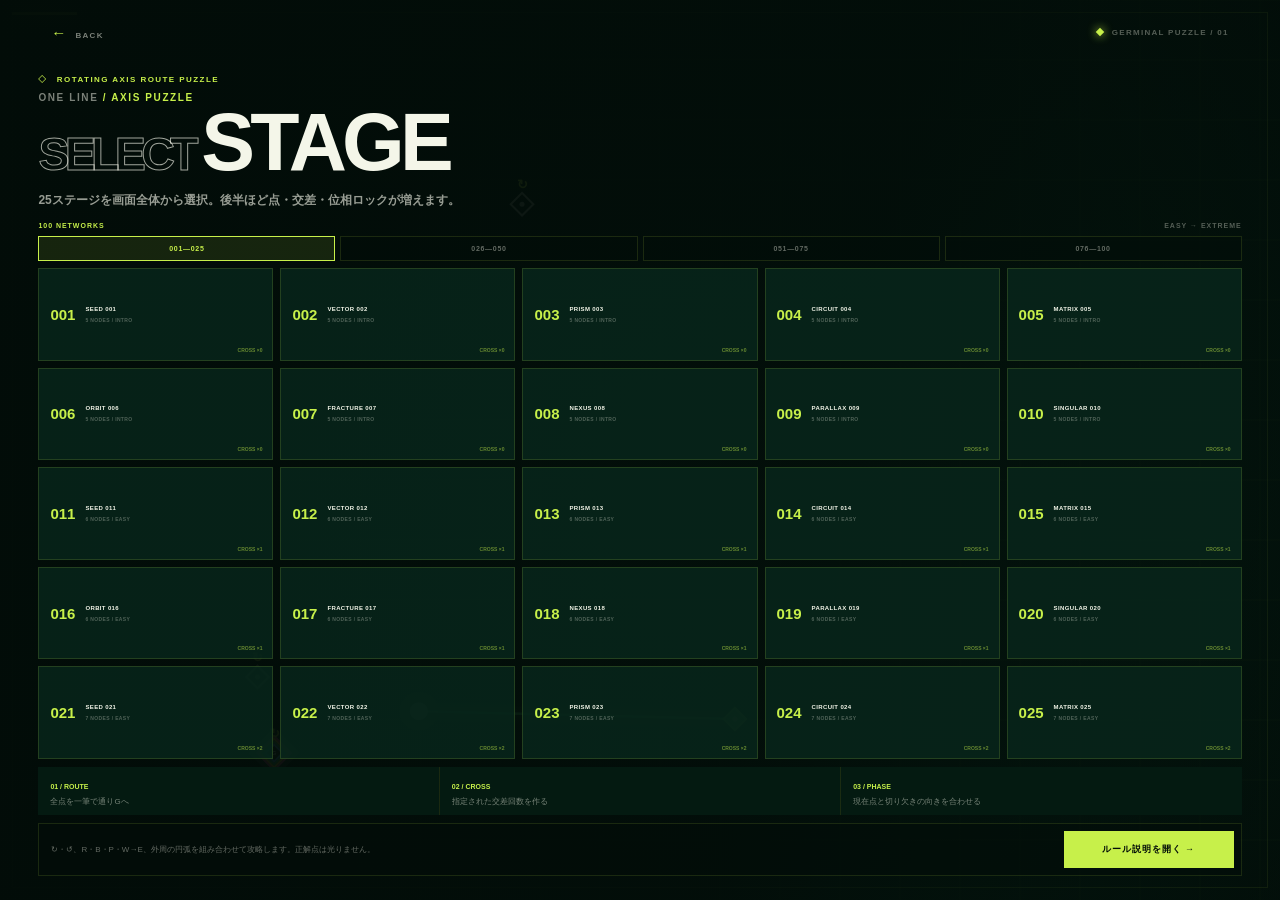
<file: link-game.html>
<!DOCTYPE html>
<html lang="ja">
<head>
  <meta charset="UTF-8">
  <meta name="viewport" content="width=device-width, initial-scale=1">
  <meta http-equiv="refresh" content="0; url=game.html">
  <title>ONE LINEを開いています</title>
</head>
<body>
  <p><a href="game.html">ONE LINEを開く</a></p>
</body>
</html>
</file>
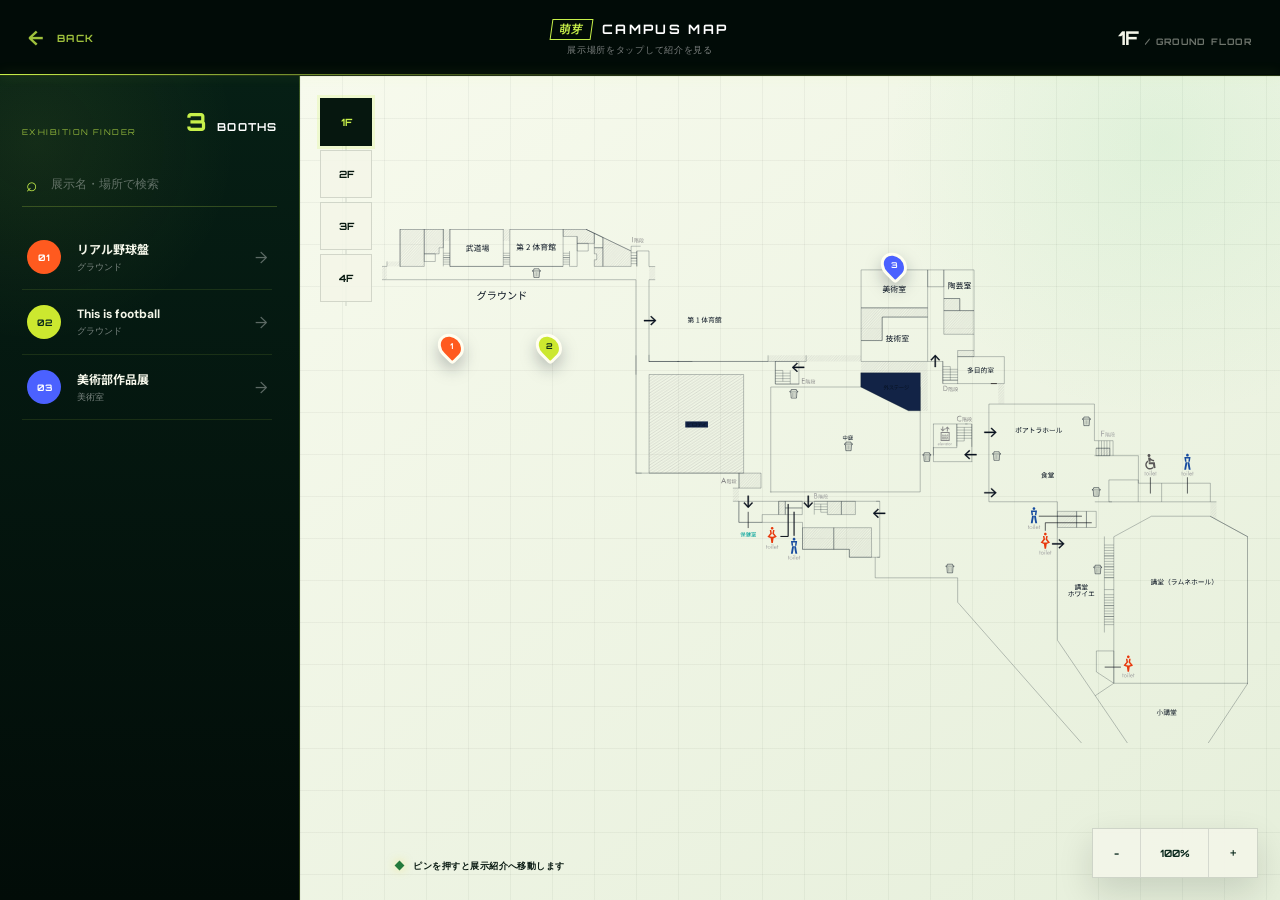
<file: map.html>
<!doctype html>
<html lang="ja">
<head>
  <meta charset="utf-8">
  <meta name="viewport" content="width=device-width, initial-scale=1, viewport-fit=cover">
  <meta name="theme-color" content="#062b1b">
  <meta name="description" content="第68回聖光祭の展示場所を探せる全画面校内マップ。">
  <title>CAMPUS MAP | 68th SEIKO FESTA</title>
  <link rel="preconnect" href="https://fonts.googleapis.com">
  <link rel="preconnect" href="https://fonts.gstatic.com" crossorigin>
  <link href="https://fonts.googleapis.com/css2?family=DM+Sans:wght@400;500;600;700&family=Noto+Sans+JP:wght@400;500;600;700&family=Orbitron:wght@500;600;700&display=swap" rel="stylesheet">
  <link rel="stylesheet" href="map.css?v=germinal-signal-1">
  <script src="site-data.js"></script>
</head>
<body class="signal-theme map-page">
  <header class="map-header">
    <a class="back-link" id="map-back" href="index.html" aria-label="前に見ていたページに戻る"><span>←</span> BACK</a>
    <div class="map-title"><b><em>萌芽</em><span>CAMPUS MAP</span></b><small>展示場所をタップして紹介を見る</small></div>
    <div class="floor-name" id="floor-name">1F <span>/ GROUND FLOOR</span></div>
  </header>

  <main class="map-app">
    <aside class="map-sidebar">
      <div class="sidebar-heading">
        <p>EXHIBITION FINDER</p>
        <strong><span id="sidebar-count">0</span> BOOTHS</strong>
      </div>

      <label class="map-search">
        <span>⌕</span>
        <input id="map-search" type="search" placeholder="展示名・場所で検索" aria-label="展示を検索">
      </label>

      <div class="booth-list" id="booth-list"></div>
      <p class="list-empty" id="list-empty" hidden>展示が見つかりませんでした。</p>
    </aside>

    <section class="map-stage" aria-label="校内マップ">
      <div class="floor-tabs" aria-label="表示する階">
        <button type="button" class="active" data-floor="1F">1F</button>
        <button type="button" data-floor="2F">2F</button>
        <button type="button" data-floor="3F">3F</button>
        <button type="button" data-floor="4F">4F</button>
      </div>

      <div class="map-viewport" id="map-viewport">
        <div class="map-transform" id="map-transform">
          <div class="floor-map" id="floor-map" role="img" aria-label="校内マップ 1階"></div>
          <div class="pin-layer" id="pin-layer"></div>
        </div>
      </div>

      <div class="map-hint"><span></span> ピンを押すと展示紹介へ移動します</div>

      <div class="map-controls" aria-label="マップ操作">
        <button type="button" id="zoom-out" aria-label="縮小">−</button>
        <button type="button" id="zoom-reset" aria-label="表示をリセット">100%</button>
        <button type="button" id="zoom-in" aria-label="拡大">＋</button>
      </div>

      <aside class="map-booth-sheet" id="map-booth-sheet" aria-live="polite" aria-hidden="true">
        <button class="sheet-close" id="sheet-close" type="button" aria-label="展示情報を閉じる">×</button>
        <div class="sheet-marker" id="sheet-marker">01</div>
        <div class="sheet-copy">
          <p><span id="sheet-floor">1F</span> · <span id="sheet-place">場所</span></p>
          <h2 id="sheet-title">展示名</h2>
          <small id="sheet-description">展示の紹介</small>
        </div>
        <a class="sheet-detail" id="sheet-detail" href="booth.html">詳細を見る <span>→</span></a>
      </aside>
    </section>
  </main>

  <script>
    // Native history restores the previous page, including its scroll position.
    if ('scrollRestoration' in history) history.scrollRestoration = 'auto';
    const mapBack = document.querySelector('#map-back');
    try {
      const previousPage = new URL(document.referrer);
      if (previousPage.origin === location.origin && previousPage.pathname !== location.pathname) {
        mapBack.href = previousPage.href;
      }
    } catch (_) { /* Direct visits fall back to the site home. */ }
    mapBack.addEventListener('click', event => {
      if (event.button !== 0 || event.metaKey || event.ctrlKey || event.shiftKey || event.altKey) return;
      if (history.length > 1) {
        event.preventDefault();
        history.back();
      }
    });

    const data = window.SITE_DATA || { booths: [] };
    const booths = Array.isArray(data.booths) ? data.booths : [];
    const floorFiles = {
      "1F": "map1.8cgplEnB.svg",
      "2F": "map2.Cs3qd4O4.svg",
      "3F": "map3.BRoANSkX.svg",
      "4F": "map4.Dc8Ov8CJ.svg"
    };
    const floorLabels = {
      "1F": "GROUND FLOOR",
      "2F": "SECOND FLOOR",
      "3F": "THIRD FLOOR",
      "4F": "FOURTH FLOOR"
    };
    const floorAspects = { "1F":768.56/456.92, "2F":591.42/475.36, "3F":551.07/414.45, "4F":517.58/428.25 };

    const escapeHTML = value => String(value ?? "").replace(/[&<>'"]/g, character => ({
      "&": "&amp;", "<": "&lt;", ">": "&gt;", "'": "&#39;", '"': "&quot;"
    })[character]);
    const colorValue = value => /^#[0-9a-f]{6}$/i.test(value || "") ? value : "#ff5a1f";
    const contrastText = value => {
      const color = colorValue(value).slice(1);
      const [r, g, b] = [0, 2, 4].map(index => parseInt(color.slice(index, index + 2), 16) / 255);
      const linear = channel => channel <= .03928 ? channel / 12.92 : ((channel + .055) / 1.055) ** 2.4;
      return .2126 * linear(r) + .7152 * linear(g) + .0722 * linear(b) > .38 ? "#08271b" : "#ffffff";
    };
    const positionValue = value => Math.min(100, Math.max(0, Number.isFinite(Number(value)) ? Number(value) : 50));
    const sizeValue = value => Math.min(72, Math.max(24, Number(value) || 36));

    const viewport = document.querySelector("#map-viewport");
    const transform = document.querySelector("#map-transform");
    const floorMap = document.querySelector("#floor-map");
    const pinLayer = document.querySelector("#pin-layer");
    const boothList = document.querySelector("#booth-list");
    const searchInput = document.querySelector("#map-search");
    const floorButtons = [...document.querySelectorAll(".floor-tabs button")];
    const activePointers = new Map();

    let activeFloor = "1F";
    let scale = 1;
    let translateX = 0;
    let translateY = 0;
    let previousPinchDistance = 0;

    function fitMapSpace() {
      const rect = viewport.getBoundingClientRect();
      const mobile = window.innerWidth <= 800;
      const padding = mobile ? { top:58, right:10, bottom:42, left:10 } : { top:18, right:32, bottom:22, left:82 };
      const availableWidth = Math.max(1, rect.width - padding.left - padding.right);
      const availableHeight = Math.max(1, rect.height - padding.top - padding.bottom);
      const aspect = floorAspects[activeFloor] || 1;
      let width = availableWidth;
      let height = width / aspect;
      if (height > availableHeight) { height = availableHeight; width = height * aspect; }
      transform.style.left = `${padding.left + (availableWidth - width) / 2}px`;
      transform.style.top = `${padding.top + (availableHeight - height) / 2}px`;
      transform.style.right = "auto";
      transform.style.bottom = "auto";
      transform.style.width = `${width}px`;
      transform.style.height = `${height}px`;
    }

    function boothsOnFloor() {
      const query = searchInput.value.trim().toLowerCase();
      return booths.filter(booth => booth.floor === activeFloor && booth.mapVisible !== false && booth.mapVisible !== "false" && [
        booth.title,
        booth.place,
        booth.description,
        booth.keywords
      ].join(" ").toLowerCase().includes(query));
    }

    function renderPins() {
      const visibleBooths = boothsOnFloor();
      document.querySelector("#sidebar-count").textContent = visibleBooths.length;
      document.querySelector("#list-empty").hidden = visibleBooths.length > 0;

      pinLayer.innerHTML = visibleBooths.map((booth, index) => `
        <a
          class="map-pin"
          href="booth.html?id=${encodeURIComponent(booth.id)}"
          style="--pin-x:${positionValue(booth.mapX)}%;--pin-y:${positionValue(booth.mapY)}%;--pin-size:${sizeValue(booth.mapSize)}px;--pin-color:${colorValue(booth.color)};--pin-text:${contrastText(booth.color)};--pin-delay:${index * 45}ms"
          aria-label="${escapeHTML(booth.title)}の紹介を見る"
          data-booth-id="${escapeHTML(booth.id)}"
        >
          <i><span>${index + 1}</span></i>
          <em><b>${escapeHTML(booth.title)}</b><small>${escapeHTML(booth.floor)} · ${escapeHTML(booth.place)}</small></em>
        </a>
      `).join("");

      boothList.innerHTML = visibleBooths.map((booth, index) => `
        <a href="booth.html?id=${encodeURIComponent(booth.id)}" data-booth-id="${escapeHTML(booth.id)}">
          <span style="background:${colorValue(booth.color)};color:${contrastText(booth.color)}">${String(index + 1).padStart(2, "0")}</span>
          <div><b>${escapeHTML(booth.title)}</b><small>${escapeHTML(booth.place)}</small></div>
          <i>→</i>
        </a>
      `).join("");
    }

    function openBoothSheet(booth) {
      const sheet = document.querySelector("#map-booth-sheet");
      const boothIndex = booths.findIndex(item => item.id === booth.id);
      document.querySelector("#sheet-marker").textContent = String(boothIndex + 1).padStart(2, "0");
      document.querySelector("#sheet-marker").style.background = colorValue(booth.color);
      document.querySelector("#sheet-marker").style.color = contrastText(booth.color);
      document.querySelector("#sheet-floor").textContent = booth.floor;
      document.querySelector("#sheet-place").textContent = booth.place;
      document.querySelector("#sheet-title").textContent = booth.title;
      document.querySelector("#sheet-description").textContent = booth.description;
      document.querySelector("#sheet-detail").href = `booth.html?id=${encodeURIComponent(booth.id)}`;
      sheet.classList.add("open");
      sheet.setAttribute("aria-hidden", "false");
      document.querySelectorAll(".map-pin").forEach(pin => pin.classList.toggle("selected", pin.dataset.boothId === booth.id));
    }

    function closeBoothSheet() {
      const sheet = document.querySelector("#map-booth-sheet");
      sheet.classList.remove("open");
      sheet.setAttribute("aria-hidden", "true");
      document.querySelectorAll(".map-pin").forEach(pin => pin.classList.remove("selected"));
    }

    document.addEventListener("click", event => {
      const target = event.target.closest(".map-pin, .booth-list a");
      if (!target) return;
      const booth = booths.find(item => item.id === target.dataset.boothId);
      if (!booth) return;
      event.preventDefault();
      openBoothSheet(booth);
    });
    document.querySelector("#sheet-close").addEventListener("click", closeBoothSheet);

    function applyTransform() {
      transform.style.transform = `translate(${translateX}px, ${translateY}px) scale(${scale})`;
      document.querySelector("#zoom-reset").textContent = `${Math.round(scale * 100)}%`;
    }

    function resetMap() {
      scale = 1;
      translateX = 0;
      translateY = 0;
      applyTransform();
    }

    function zoomAt(nextScale, clientX, clientY) {
      const limitedScale = Math.min(4, Math.max(1, nextScale));
      const rect = viewport.getBoundingClientRect();
      const pointX = clientX - rect.left;
      const pointY = clientY - rect.top;
      const ratio = limitedScale / scale;
      translateX = pointX - (pointX - translateX) * ratio;
      translateY = pointY - (pointY - translateY) * ratio;
      scale = limitedScale;
      applyTransform();
    }

    async function loadFloorMap(floor) {
      floorMap.classList.add("loading");
      floorMap.setAttribute("aria-label", `校内マップ ${floor.replace("F", "階")}`);
      try {
        const response = await fetch(floorFiles[floor], { cache: "no-store" });
        if (!response.ok) throw new Error("Map load failed");
        const source = await response.text();
        const documentSVG = new DOMParser().parseFromString(source, "image/svg+xml");
        const svg = documentSVG.documentElement;
        if (svg.tagName.toLowerCase() !== "svg") throw new Error("Invalid SVG");
        svg.removeAttribute("width");
        svg.removeAttribute("height");
        svg.setAttribute("preserveAspectRatio", "xMidYMid meet");
        const viewBox = svg.getAttribute("viewBox")?.trim().split(/[ ,]+/).map(Number);
        if (viewBox?.length === 4 && viewBox[2] > 0 && viewBox[3] > 0) floorAspects[floor] = viewBox[2] / viewBox[3];
        floorMap.replaceChildren(document.importNode(svg, true));
      } catch (error) {
        floorMap.innerHTML = `<object type="image/svg+xml" data="${floorFiles[floor]}" aria-label="校内マップ ${floor.replace("F", "階")}"></object>`;
      } finally {
        floorMap.classList.remove("loading");
        fitMapSpace();
      }
    }

    function selectFloor(floor) {
      activeFloor = floorFiles[floor] ? floor : "1F";
      closeBoothSheet();
      floorButtons.forEach(button => button.classList.toggle("active", button.dataset.floor === activeFloor));
      document.querySelector("#floor-name").innerHTML = `${activeFloor} <span>/ ${floorLabels[activeFloor]}</span>`;
      fitMapSpace();
      loadFloorMap(activeFloor);
      resetMap();
      renderPins();
    }

    floorButtons.forEach(button => button.addEventListener("click", () => selectFloor(button.dataset.floor)));
    searchInput.addEventListener("input", renderPins);
    window.addEventListener("resize", () => { resetMap(); fitMapSpace(); });

    viewport.addEventListener("wheel", event => {
      event.preventDefault();
      zoomAt(scale * (event.deltaY < 0 ? 1.15 : 0.87), event.clientX, event.clientY);
    }, { passive: false });

    viewport.addEventListener("pointerdown", event => {
      if (event.pointerType === "mouse" && event.button !== 0) return;
      const startsOnPin = Boolean(event.target.closest(".map-pin"));
      if (!startsOnPin) {
        event.preventDefault();
        viewport.setPointerCapture(event.pointerId);
      }
      activePointers.set(event.pointerId, { x: event.clientX, y: event.clientY, canPan: !startsOnPin });
      if (activePointers.size === 2) {
        const points = [...activePointers.values()];
        previousPinchDistance = Math.hypot(points[0].x - points[1].x, points[0].y - points[1].y);
      }
      viewport.classList.add("dragging");
    });

    viewport.addEventListener("pointermove", event => {
      if (!activePointers.has(event.pointerId)) return;
      const previous = activePointers.get(event.pointerId);
      activePointers.set(event.pointerId, { x: event.clientX, y: event.clientY, canPan: previous.canPan });
      const points = [...activePointers.values()];

      if (points.length === 1 && previous.canPan) {
        translateX += event.clientX - previous.x;
        translateY += event.clientY - previous.y;
        applyTransform();
      } else if (points.length === 2) {
        event.preventDefault();
        const distance = Math.hypot(points[0].x - points[1].x, points[0].y - points[1].y);
        const centerX = (points[0].x + points[1].x) / 2;
        const centerY = (points[0].y + points[1].y) / 2;
        if (previousPinchDistance) zoomAt(scale * distance / previousPinchDistance, centerX, centerY);
        previousPinchDistance = distance;
      }
    });

    function releasePointer(event) {
      activePointers.delete(event.pointerId);
      if (activePointers.size < 2) previousPinchDistance = 0;
      if (!activePointers.size) viewport.classList.remove("dragging");
    }

    viewport.addEventListener("pointerup", releasePointer);
    viewport.addEventListener("pointercancel", releasePointer);

    document.querySelector("#zoom-in").addEventListener("click", () => {
      const rect = viewport.getBoundingClientRect();
      zoomAt(scale * 1.25, rect.left + rect.width / 2, rect.top + rect.height / 2);
    });
    document.querySelector("#zoom-out").addEventListener("click", () => {
      const rect = viewport.getBoundingClientRect();
      zoomAt(scale / 1.25, rect.left + rect.width / 2, rect.top + rect.height / 2);
    });
    document.querySelector("#zoom-reset").addEventListener("click", resetMap);

    const requestedBooth = new URLSearchParams(location.search).get("booth");
    const requestedItem = booths.find(booth => booth.id === requestedBooth);
    selectFloor(requestedItem?.floor || "1F");

    if (requestedItem) requestAnimationFrame(() => openBoothSheet(requestedItem));
  </script>
</body>
</html>
</file>
<file: style.css>
:root{--ink:#07111f;--paper:#f3f1eb;--orange:#ff5a1f;--lime:#d7ff42;--line:rgba(7,17,31,.15);--max:1240px}*{box-sizing:border-box}html{scroll-behavior:smooth}body{margin:0;background:var(--paper);color:var(--ink);font-family:"DM Sans","Noto Sans JP",sans-serif}a{color:inherit;text-decoration:none}button,input{font:inherit}.site-header{height:88px;padding:0 max(24px,calc((100vw - var(--max))/2));display:flex;align-items:center;justify-content:space-between;position:fixed;inset:0 0 auto;z-index:20;color:#fff;mix-blend-mode:difference}.brand{display:flex;align-items:center;gap:12px}.brand-mark{font-weight:700;font-size:30px;letter-spacing:-.1em;border-right:1px solid currentColor;padding-right:14px}.brand b{display:block;font-size:13px;letter-spacing:.13em}.brand small{display:block;font-size:8px;letter-spacing:.16em;margin-top:2px}.site-header nav{display:flex;gap:34px;text-transform:uppercase;font-size:12px;font-weight:600;letter-spacing:.1em}.site-header nav a{opacity:.5;position:relative}.site-header nav a.active,.site-header nav a:hover{opacity:1}.site-header nav a.active:after{content:"";position:absolute;left:0;right:0;bottom:-9px;height:2px;background:currentColor}.menu-toggle{display:none;background:none;border:0;color:inherit}.hero{min-height:100svh;background:var(--ink);color:#fff;padding:150px max(24px,calc((100vw - var(--max))/2)) 70px;position:relative;overflow:hidden;display:grid;align-items:center}.hero:before{content:"";position:absolute;width:38vw;height:38vw;right:5vw;top:16%;border:1px solid #ffffff24;border-radius:50%}.hero-orbit span{position:absolute;border:1px solid #ffffff12;border-radius:50%;right:-12vw;top:-12vw;width:60vw;height:60vw}.hero-orbit span:nth-child(2){right:15vw;top:55%;width:16px;height:16px;background:var(--orange);border:0;box-shadow:0 0 50px var(--orange)}.hero-orbit span:nth-child(3){right:42vw;top:18%;width:7px;height:7px;background:var(--lime);border:0}.eyebrow{font-size:11px;letter-spacing:.2em;font-weight:700}.eyebrow i{display:inline-block;width:7px;height:7px;background:var(--orange);border-radius:50%;margin-right:9px}.hero h1{font-size:clamp(74px,12.5vw,190px);line-height:.76;letter-spacing:-.075em;margin:40px 0 35px;position:relative}.hero h1 span{-webkit-text-stroke:1px #fff;color:transparent}.lead{font-size:clamp(16px,2vw,24px);line-height:1.8;font-weight:500}.hero-actions{display:flex;gap:12px;margin-top:36px}.btn{padding:17px 23px;border:1px solid #ffffff44;font-size:13px;font-weight:700}.btn.primary{background:var(--orange);border-color:var(--orange)}.btn b{margin-left:28px}.countdown-card{position:absolute;right:max(24px,calc((100vw - var(--max))/2));bottom:90px;border-top:1px solid #ffffff55;padding-top:14px;width:min(410px,42vw)}.countdown-card>p{font-size:9px;letter-spacing:.18em;opacity:.55}.countdown-card div{display:grid;grid-template-columns:1fr auto 1fr auto 1fr;align-items:end}.countdown-card strong{font-size:clamp(34px,5vw,64px);font-weight:500}.countdown-card span{font-size:8px;letter-spacing:.15em;padding:0 10px 12px 0;opacity:.5}.scroll-cue{position:absolute;bottom:35px;font-size:9px;letter-spacing:.18em}.scroll-cue span{margin-left:12px}.section{padding:130px max(24px,calc((100vw - var(--max))/2))}.section-head{display:flex;justify-content:space-between;align-items:flex-end;margin-bottom:65px}.section-head h2{font-size:clamp(58px,9vw,120px);line-height:.8;letter-spacing:-.07em;margin:18px 0 0}.section-head>p{line-height:1.9;font-size:13px;opacity:.6}.news-section{background:var(--paper)}.news-list{border-top:1px solid var(--line)}.news-list a{display:grid;grid-template-columns:130px 80px 1fr auto;gap:24px;align-items:center;padding:29px 0;border-bottom:1px solid var(--line)}.news-list time{font-size:12px;opacity:.6}.tag{font-size:9px;border:1px solid var(--line);padding:5px 8px;width:max-content}.news-list b{font-size:14px}.news-list i{font-style:normal;font-size:24px;transition:.2s}.news-list a:hover i{transform:translateX(7px)}.dark{background:#0a1524;color:#fff}.finder{display:flex;justify-content:space-between;gap:20px;margin-bottom:38px}.search{border-bottom:1px solid #ffffff44;width:min(520px,50%);padding:14px 0;display:flex;gap:14px}.search input{border:0;outline:0;background:transparent;color:#fff;width:100%}.filters{display:flex;gap:8px}.filters button,.day-tabs button{color:inherit;background:transparent;border:1px solid #ffffff2e;padding:12px 18px;cursor:pointer}.filters button.active{background:var(--lime);border-color:var(--lime);color:var(--ink)}.booth-grid{display:grid;grid-template-columns:repeat(3,1fr);gap:18px}.booth-grid article{background:#111f30;transition:.25s}.booth-grid article:hover{transform:translateY(-6px)}.card-art{height:260px;padding:20px;position:relative;overflow:hidden;background:#1c2c40}.card-art:after{content:"";position:absolute;width:220px;height:220px;border:1px solid #ffffff33;border-radius:50%;right:-50px;bottom:-90px}.card-art span{font-size:11px}.card-art b{font-size:48px;line-height:.8;letter-spacing:-.07em;position:absolute;left:20px;bottom:24px}.card-art.baseball{background:linear-gradient(145deg,#ff5a1f,#a92811)}.card-art.football{background:linear-gradient(145deg,#cce82f,#66860d);color:var(--ink)}.card-art.art{background:linear-gradient(145deg,#4b61ff,#782ecb)}.card-body{padding:24px}.card-body p{font-size:10px;opacity:.65}.card-body p span{color:var(--lime);margin-right:7px}.card-body h3{font-size:21px;margin:13px 0 8px}.card-body small{opacity:.6}.card-body a{display:block;border-top:1px solid #ffffff1f;padding-top:18px;margin-top:24px;font-size:11px;font-weight:700}.empty{text-align:center;padding:50px;opacity:.6}.map-shell{display:grid;grid-template-columns:90px 1fr;background:#e9e6de;border:1px solid var(--line);min-height:570px}.floor-rail{display:flex;flex-direction:column;border-right:1px solid var(--line)}.floor-rail button{flex:1;border:0;border-bottom:1px solid var(--line);background:transparent;font-size:18px;font-weight:700;cursor:pointer}.floor-rail button.active{background:var(--orange);color:#fff}.map-canvas{padding:28px}.map-top{display:flex;justify-content:space-between;font-size:10px;letter-spacing:.13em}.map-top span{opacity:.4}.floor-plan{height:470px;position:relative;margin-top:24px;background:linear-gradient(90deg,#0000 49%,#17223615 50%),linear-gradient(#0000 49%,#17223615 50%);background-size:46px 46px;border:1px solid var(--line)}.block{position:absolute;border:2px solid #07111f;padding:12px;font-size:10px;font-weight:700}.block.a{left:7%;top:58%;width:17%;height:25%}.block.b{left:32%;top:16%;width:24%;height:30%}.block.c{right:8%;top:30%;width:29%;height:40%;background:#d7ff4233}.pin{position:absolute;background:none;border:0;cursor:pointer}.pin i{display:block;width:24px;height:24px;background:var(--orange);border:6px solid #fff;border-radius:50% 50% 50% 0;transform:rotate(-45deg);box-shadow:0 4px 12px #0004}.pin em{display:none;font-style:normal;background:var(--ink);color:#fff;padding:7px;white-space:nowrap;font-size:10px}.pin:hover em{display:block}.p1{right:27%;top:43%}.p2{right:15%;top:56%}.day-tabs{display:flex;border-bottom:1px solid var(--line);margin-bottom:25px}.day-tabs button{color:var(--ink);border:0;padding:16px 30px;opacity:.35}.day-tabs button.active{opacity:1;border-bottom:3px solid var(--orange)}.day-tabs b{display:block;font-size:24px}.event{display:grid;grid-template-columns:90px 1fr auto;gap:22px;padding:23px 0;border-bottom:1px solid var(--line);align-items:center}.event time{font-size:13px}.event h3{margin:0 0 5px}.event p{margin:0;font-size:11px;opacity:.5}.event span{font-size:9px;background:var(--ink);color:#fff;padding:7px 9px}footer{background:var(--orange);color:#fff;padding:45px max(24px,calc((100vw - var(--max))/2));display:flex;align-items:center;justify-content:space-between}footer>p,footer>a{font-size:9px;letter-spacing:.12em}.reveal{opacity:0;transform:translateY(20px);transition:.7s ease}.reveal.visible{opacity:1;transform:none}@media(max-width:760px){.site-header{height:70px}.menu-toggle{display:block;width:40px;height:40px}.menu-toggle span{display:block;height:1px;background:currentColor;margin:8px}.site-header nav{display:none;position:fixed;inset:70px 0 auto;background:#07111ff5;padding:25px;flex-direction:column}.site-header nav.open{display:flex}.hero{padding-top:120px;align-items:start}.hero h1{font-size:21vw;margin-top:70px}.hero-actions{flex-direction:column;width:max-content}.countdown-card{position:relative;right:auto;bottom:auto;width:100%;margin-top:70px}.scroll-cue{display:none}.section{padding-top:90px;padding-bottom:90px}.section-head{display:block}.section-head>p{margin-top:26px}.news-list a{grid-template-columns:1fr auto;gap:10px}.news-list .tag{grid-column:2}.news-list b{grid-column:1/3}.news-list i{display:none}.finder{display:block}.search{width:100%;margin-bottom:20px}.filters{overflow:auto}.booth-grid{grid-template-columns:1fr}.map-shell{grid-template-columns:1fr}.floor-rail{flex-direction:row;border-right:0;height:58px}.floor-rail button{border-right:1px solid var(--line)}.map-canvas{padding:16px}.floor-plan{height:370px}.event{grid-template-columns:65px 1fr}.event span{grid-column:2;width:max-content}footer{align-items:flex-start;gap:35px;flex-direction:column}}
.floor-plan{background:#fff!important;overflow:auto;display:grid;place-items:center}.floor-plan>img{display:block;width:100%;height:100%;object-fit:contain;padding:18px;transition:opacity .18s ease}.floor-plan.changing>img{opacity:.25}.floor-plan .p1{left:18%;right:auto;top:32%}.floor-plan .p2{left:25%;right:auto;top:44%}.pin:focus-visible em{display:block}@media(max-width:760px){.floor-plan>img{padding:8px}.floor-plan .pin{transform:scale(.8)}}
@media(prefers-reduced-motion:reduce){*{scroll-behavior:auto!important;transition:none!important}.reveal{opacity:1;transform:none}}

/* MAP: pinch, zoom and pan */
#map-viewport{position:relative;overflow:hidden!important;touch-action:none;user-select:none;cursor:grab;overscroll-behavior:contain}
#map-viewport.dragging{cursor:grabbing}
.map-transform{position:absolute;inset:0;transform-origin:0 0;will-change:transform}
.map-transform>img{display:block;width:100%;height:100%;object-fit:contain;padding:18px;pointer-events:none;-webkit-user-drag:none;transition:opacity .18s ease}
.floor-plan.changing .map-transform>img{opacity:.25}
.map-transform .p1{left:18%;right:auto;top:32%}
.map-transform .p2{left:25%;right:auto;top:44%}
.map-toolbar{position:absolute;right:14px;bottom:14px;z-index:10;display:flex;align-items:center;overflow:hidden;border:1px solid rgba(7,17,31,.15);border-radius:10px;background:rgba(255,255,255,.94);box-shadow:0 8px 24px rgba(7,17,31,.16);backdrop-filter:blur(8px)}
.map-toolbar button{min-width:44px;height:44px;padding:0 12px;border:0;border-right:1px solid rgba(7,17,31,.12);background:transparent;color:var(--ink);font-weight:700;cursor:pointer}
.map-toolbar button:last-child{border-right:0}
.map-toolbar button:hover{background:#f0eee8}
.map-toolbar button:focus-visible{outline:2px solid var(--orange);outline-offset:-3px}
#zoom-reset{min-width:64px;font-size:11px}
@media(max-width:760px){.map-transform>img{padding:8px}.map-transform .pin{transform:scale(.8)}.map-toolbar{right:8px;bottom:8px}.map-toolbar button{min-width:42px;height:42px}}

/* SCROLL EXPERIENCE */
.scroll-progress{position:fixed;inset:0 0 auto;z-index:1000;height:3px;background:rgba(255,255,255,.08);pointer-events:none}.scroll-progress span{display:block;width:100%;height:100%;background:linear-gradient(90deg,var(--orange),var(--lime));transform:scaleX(0);transform-origin:left center;will-change:transform}.hero-orbit{transition:transform .1s linear;will-change:transform}.section{position:relative;overflow:hidden}.section::after{content:"";position:absolute;top:0;left:max(24px,calc((100vw - var(--max))/2));width:0;height:2px;background:var(--orange);transition:width 1s cubic-bezier(.2,.75,.25,1)}.section.section-in::after{width:min(88px,20vw)}.reveal{filter:blur(6px);transform:translateY(34px);transition:opacity .75s ease,transform .75s cubic-bezier(.2,.75,.25,1),filter .75s ease}.reveal.visible{filter:none;transform:none}.back-to-top{position:fixed;right:24px;bottom:24px;z-index:18;display:grid;place-items:center;width:54px;height:54px;border:1px solid rgba(255,255,255,.18);border-radius:50%;background:var(--ink);color:#fff;box-shadow:0 12px 32px rgba(7,17,31,.22);opacity:0;visibility:hidden;transform:translateY(14px) scale(.9);transition:.25s ease;cursor:pointer}.back-to-top.visible{opacity:1;visibility:visible;transform:none}.back-to-top span{font-size:17px;line-height:1}.back-to-top small{font-size:7px;letter-spacing:.12em}.back-to-top:hover{background:var(--orange);transform:translateY(-3px)}

/* BOOTH HORIZONTAL CAROUSEL */
.booth-carousel-head{display:flex;align-items:center;justify-content:space-between;margin:0 0 18px}.booth-carousel-head p{margin:0;font-size:10px;font-weight:700;letter-spacing:.16em;color:rgba(255,255,255,.55)}.booth-carousel-head p span:first-child{font-size:22px;color:#fff}.booth-carousel-head>div{display:flex;gap:7px}.booth-carousel-head button{display:grid;place-items:center;width:44px;height:44px;border:1px solid rgba(255,255,255,.22);background:transparent;color:#fff;font-size:17px;cursor:pointer;transition:.2s}.booth-carousel-head button:hover:not(:disabled){border-color:var(--lime);background:var(--lime);color:var(--ink)}.booth-carousel-head button:disabled{opacity:.25;cursor:not-allowed}.booth-carousel{position:relative;margin-right:calc(max(24px,calc((100vw - var(--max))/2)) * -1);padding-right:max(24px,calc((100vw - var(--max))/2));overflow:hidden}.booth-grid{display:grid!important;grid-template-columns:none!important;grid-auto-flow:column;grid-auto-columns:calc((100% - 36px)/3);gap:18px;overflow-x:auto;overscroll-behavior-inline:contain;scroll-snap-type:x mandatory;scroll-padding-inline:0;padding:0 0 22px;-webkit-overflow-scrolling:touch;scrollbar-width:thin;scrollbar-color:var(--orange) rgba(255,255,255,.08)}.booth-grid::-webkit-scrollbar{height:4px}.booth-grid::-webkit-scrollbar-track{background:rgba(255,255,255,.08)}.booth-grid::-webkit-scrollbar-thumb{background:var(--orange)}.booth-grid article{scroll-snap-align:start;opacity:0;transform:translateY(28px) scale(.97);transition:opacity .65s ease var(--card-delay,0ms),transform .65s cubic-bezier(.2,.75,.25,1) var(--card-delay,0ms),box-shadow .25s ease}.booth-grid article.is-visible{opacity:1;transform:none}.booth-grid article:hover{transform:translateY(-7px);box-shadow:0 20px 45px rgba(0,0,0,.2)}

@media(max-width:900px){.booth-grid{grid-auto-columns:calc((100% - 18px)/2)}}
@media(max-width:760px){.booth-carousel{margin-right:-24px;padding-right:24px}.booth-grid{grid-auto-columns:86%;scroll-padding-inline:0}.booth-carousel-head button{width:42px;height:42px}.back-to-top{right:14px;bottom:14px;width:50px;height:50px}.section::after{left:24px}}
@media(prefers-reduced-motion:reduce){.hero-orbit{transform:none!important}.booth-grid{scroll-behavior:auto}.booth-grid article{opacity:1;transform:none}.reveal{filter:none}.back-to-top{transition:none}}

/* カルーセルの端が環境によってはみ出さないための調整 */
.booth-carousel{margin-right:0;padding-right:0}
@media(max-width:760px){.booth-carousel{margin-right:-24px;padding-right:24px}}

/* HOGA THEME */
:root{--ink:#1c1028;--paper:#fff5db;--orange:#ff6a00;--lime:#ffd43b;--line:rgba(28,16,40,.16)}
.hero{background:radial-gradient(circle at 76% 46%,rgba(255,212,59,.24),transparent 17%),radial-gradient(circle at 72% 58%,rgba(255,106,0,.34),transparent 34%),linear-gradient(135deg,#160d26 0%,#32152d 52%,#6d281d 100%)}
.hero::after{content:"HŌGA";position:absolute;right:-.04em;bottom:-.16em;font-size:clamp(110px,24vw,350px);font-weight:700;line-height:1;letter-spacing:-.08em;color:rgba(255,212,59,.045);pointer-events:none}
.hero h1{background:linear-gradient(90deg,#fff 22%,#ffd43b 75%,#ff9a1f);-webkit-background-clip:text;background-clip:text;color:transparent}.hero h1 span{-webkit-text-stroke:1px #ffd43b}.btn.primary{background:linear-gradient(90deg,var(--orange),#ff9b19);border-color:transparent}.dark{background:linear-gradient(150deg,#1c1028,#2e1532 68%,#3d1a27)}.news-section,.schedule-section{background:linear-gradient(180deg,#fff8e8,var(--paper))}footer{background:linear-gradient(90deg,var(--orange),#ff9c1a 58%,var(--lime));color:var(--ink)}.section::after{background:linear-gradient(90deg,var(--orange),var(--lime))}.back-to-top:hover{background:var(--lime);color:var(--ink)}

/* HOGA KINETIC PRISM */
.hero::before{display:none}
.hero-copy{position:relative;z-index:2}
.countdown-card,.scroll-cue{z-index:2}
.hero-orbit{position:absolute;z-index:1;top:15%;right:3vw;width:min(43vw,620px);height:min(62vh,590px);overflow:hidden;isolation:isolate;pointer-events:none;transition:transform .1s linear;filter:drop-shadow(0 28px 55px rgba(255,89,0,.18))}
.hero-orbit::before,.hero-orbit::after{content:"";position:absolute;z-index:4;pointer-events:none}
.hero-orbit::before{left:-18%;top:53%;width:138%;height:2px;background:linear-gradient(90deg,transparent,rgba(255,255,255,.85) 35%,#ffd43b 52%,transparent 77%);box-shadow:0 0 18px #ff9a1f;transform:rotate(-14deg);animation:hoga-scan 5.5s cubic-bezier(.45,0,.2,1) infinite}
.hero-orbit::after{right:5%;top:10%;width:1px;height:78%;background:linear-gradient(180deg,transparent,#ffd43b 28%,rgba(255,106,0,.7) 72%,transparent);box-shadow:0 0 12px #ffd43b;transform:rotate(19deg);animation:hoga-line 7s ease-in-out infinite}
.hero-orbit span{position:absolute;display:block;right:auto;top:auto;width:auto;height:auto;border:0;border-radius:0;pointer-events:none}
.hero-orbit span:first-child{inset:4% 1% 7% 9%;width:auto;height:auto;border:1px solid rgba(255,221,96,.36);border-radius:0;background:linear-gradient(128deg,rgba(255,255,255,.02) 8%,rgba(255,212,59,.18) 38%,rgba(255,106,0,.36) 62%,rgba(255,255,255,.03) 88%);clip-path:polygon(25% 0,100% 17%,72% 100%,0 73%);backdrop-filter:blur(2px);box-shadow:inset 0 0 70px rgba(255,212,59,.09);animation:hoga-prism 9s ease-in-out infinite}
.hero-orbit span:nth-child(2){right:13%;top:13%;width:82px;height:82px;border:1px solid rgba(255,235,157,.65);border-radius:0;background:linear-gradient(135deg,rgba(255,255,255,.72),rgba(255,212,59,.26) 38%,rgba(255,106,0,.58));box-shadow:0 0 42px rgba(255,166,31,.45);clip-path:polygon(50% 0,100% 50%,50% 100%,0 50%);animation:hoga-diamond 6s ease-in-out infinite}
.hero-orbit span:nth-child(3){left:14%;top:29%;width:72%;height:24%;border:0;border-radius:0;background:repeating-linear-gradient(90deg,transparent 0 8%,rgba(255,244,205,.52) 8.4% 8.8%,transparent 9.2% 17%);clip-path:polygon(5% 0,100% 30%,94% 100%,0 69%);mix-blend-mode:screen;animation:hoga-slats 8s ease-in-out infinite}
@keyframes hoga-prism{0%,100%{clip-path:polygon(25% 0,100% 17%,72% 100%,0 73%);transform:translate3d(0,0,0) rotate(-1deg)}50%{clip-path:polygon(13% 8%,91% 0,100% 82%,16% 100%);transform:translate3d(-18px,12px,0) rotate(2deg)}}
@keyframes hoga-diamond{0%,100%{transform:translate3d(0,0,0) rotate(0deg);opacity:.75}50%{transform:translate3d(-34px,46px,0) rotate(90deg);opacity:1}}
@keyframes hoga-slats{0%,100%{transform:translate3d(-4%,5%,0) skewY(-5deg);opacity:.32}50%{transform:translate3d(9%,-8%,0) skewY(3deg);opacity:.82}}
@keyframes hoga-scan{0%,12%{transform:translateY(-145px) rotate(-14deg);opacity:0}32%,70%{opacity:1}88%,100%{transform:translateY(190px) rotate(-14deg);opacity:0}}
@keyframes hoga-line{0%,100%{transform:translateX(0) rotate(19deg);opacity:.25}50%{transform:translateX(-105px) rotate(19deg);opacity:.9}}
@media(max-width:760px){.hero-orbit{top:18%;right:-29vw;width:76vw;height:43vh;opacity:.55}.hero-orbit span:nth-child(2){width:58px;height:58px}.hero-orbit::before{top:46%}}
@media(prefers-reduced-motion:reduce){.hero-orbit::before,.hero-orbit::after,.hero-orbit span{animation:none!important}}

/* HOGA — SPROUT GREEN THEME */
:root{--ink:#08271b;--paper:#f2f8e9;--orange:#2f9e44;--lime:#b7e44a;--line:rgba(8,39,27,.16)}
.hero{background:radial-gradient(circle at 76% 43%,rgba(190,242,100,.2),transparent 18%),radial-gradient(circle at 71% 60%,rgba(47,158,68,.34),transparent 35%),linear-gradient(135deg,#041911 0%,#0b3424 53%,#1f5b32 100%)}
.hero::after{content:"萌芽";right:-.02em;bottom:-.18em;font-size:clamp(150px,28vw,410px);letter-spacing:-.12em;color:rgba(183,228,74,.05)}
.hero h1{background:linear-gradient(115deg,#fff 18%,#d9f99d 60%,#4ade80 100%);-webkit-background-clip:text;background-clip:text;color:transparent;text-shadow:0 0 60px rgba(74,222,128,.12)}
.hero h1 span{-webkit-text-stroke:1px #b7e44a}.hero .hoga-title{line-height:.73;letter-spacing:-.1em}
.btn.primary{background:linear-gradient(90deg,#24823a,#72c53d);box-shadow:0 12px 34px rgba(30,130,69,.28)}
.dark{background:linear-gradient(150deg,#061b13,#0b3021 64%,#154829)}
.news-section,.schedule-section{background:radial-gradient(circle at 8% 15%,rgba(183,228,74,.19),transparent 25%),radial-gradient(circle at 92% 70%,rgba(52,211,153,.13),transparent 28%),linear-gradient(180deg,#f8fced,var(--paper))}
.section::before{background-image:linear-gradient(rgba(30,100,55,.045) 1px,transparent 1px),linear-gradient(90deg,rgba(30,100,55,.045) 1px,transparent 1px)}
.section::after{background:linear-gradient(90deg,#24823a,var(--lime),#34d399)}
.site-footer{background:linear-gradient(145deg,#03150e,#09291c 60%,#104126)}
.site-footer::before{content:"萌芽";color:rgba(183,228,74,.045);letter-spacing:-.1em}
.site-footer::after{background:linear-gradient(90deg,#24823a,var(--lime),#34d399);box-shadow:0 0 24px rgba(74,222,128,.5)}
.schedule-grid tbody tr:nth-child(even) th time{background:rgba(235,248,218,.92)}
.schedule-grid tbody th time{background:#f8fced;box-shadow:0 5px 16px rgba(8,39,27,.08)}
.schedule-grid tbody th time.half-hour{background:#e9f7d9}
.schedule-event.venue-0{background:linear-gradient(145deg,#24823a,#6ebc3e)}
.hero-orbit{filter:drop-shadow(0 34px 65px rgba(45,190,95,.27))}
.hero-orbit span:first-child{border-color:rgba(220,255,181,.48);background:conic-gradient(from 215deg at 52% 48%,rgba(255,255,255,.03),rgba(40,180,92,.6),rgba(183,228,74,.16),rgba(255,255,255,.46),rgba(21,128,61,.22),rgba(255,255,255,.03));box-shadow:inset 25px -35px 80px rgba(34,197,94,.16),inset -25px 20px 70px rgba(190,242,100,.13)}
.hero-orbit span:nth-child(2){border-color:rgba(236,255,218,.6);background:linear-gradient(145deg,rgba(255,255,255,.74),rgba(190,242,100,.08) 34%,rgba(34,197,94,.47) 72%,rgba(255,255,255,.04));box-shadow:inset 0 0 45px rgba(255,255,255,.12),0 0 44px rgba(74,222,128,.28)}
.hero-orbit span:nth-child(3){background:repeating-linear-gradient(105deg,transparent 0 10%,rgba(236,255,218,.72) 10.4% 10.8%,transparent 11.2% 21%);filter:drop-shadow(0 0 9px rgba(183,228,74,.55))}
.hero-orbit::before{background:linear-gradient(90deg,transparent 4%,rgba(255,255,255,.95) 40%,#d9f99d 53%,#22c55e 67%,transparent 94%);box-shadow:0 0 9px #fff,0 0 26px #4ade80}
.hero-orbit::after{border-color:rgba(183,228,74,.35);background:linear-gradient(160deg,rgba(255,255,255,.04),rgba(34,197,94,.15));box-shadow:inset 0 0 28px rgba(190,242,100,.1)}
@media(max-width:760px){.site-header{background:rgba(4,25,17,.9);box-shadow:0 10px 30px rgba(2,18,12,.26)}.site-header nav{background:rgba(4,25,17,.98);box-shadow:0 22px 40px rgba(2,18,12,.35)}.menu-toggle{border-color:rgba(183,228,74,.62);background:rgba(47,158,68,.25)}.menu-toggle:hover{background:rgba(47,158,68,.42)}}

/* HOGA TYPOGRAPHIC LOGO + GREEN/YELLOW UNIFICATION */
.hero .hoga-logo{position:relative;display:flex;width:max-content;align-items:flex-end;gap:.015em;margin:34px 0 38px;padding:0 .16em .12em 0;font-size:clamp(96px,14.5vw,218px);line-height:.7;letter-spacing:-.15em;isolation:isolate}
.hoga-logo::before{content:"";position:absolute;left:-.02em;right:-.1em;bottom:.03em;height:.075em;background:linear-gradient(90deg,#f4df35 0 35%,#b7e44a 35% 61%,#39c86a 61%);transform:skewX(-22deg);box-shadow:0 0 26px rgba(183,228,74,.42);z-index:-1}
.hoga-logo::after{content:"HOGA";position:absolute;left:.09em;top:.07em;color:rgba(222,255,154,.11);font-size:.39em;font-weight:700;letter-spacing:.52em;transform:rotate(-90deg) translateX(-100%);transform-origin:left top;pointer-events:none}
.hero .hoga-logo>span{position:relative;display:block;color:#efffc6;-webkit-text-stroke:0;text-shadow:0 .04em 0 rgba(5,45,28,.72),0 0 34px rgba(190,242,100,.18);filter:drop-shadow(0 12px 22px rgba(0,0,0,.2));animation:hoga-letter-in .9s cubic-bezier(.16,.85,.2,1) both}
.hero .hoga-logo>span:first-child{color:transparent;-webkit-text-stroke:2px #dffb8e;transform:translateY(-.04em);animation-delay:.08s}
.hero .hoga-logo>span:nth-child(2){animation-delay:.2s}
.hoga-logo>span::after{content:attr(data-char);position:absolute;inset:0;color:transparent;-webkit-text-stroke:1px rgba(255,255,255,.2);transform:translate(.035em,-.035em);z-index:-1}
.hoga-logo small{position:absolute;right:.02em;bottom:0;font-size:10px;line-height:1;letter-spacing:.28em;color:#f4df35;white-space:nowrap;text-shadow:none}
@keyframes hoga-letter-in{from{opacity:0;transform:translateY(.28em) rotate(3deg);filter:blur(9px)}to{opacity:1;transform:translateY(0) rotate(0);filter:drop-shadow(0 12px 22px rgba(0,0,0,.2))}}
.hero-copy.visible .hoga-logo{animation:none}.hero-copy.visible .hoga-logo>span{animation-name:hoga-letter-in}
.dark{background:radial-gradient(circle at 12% 18%,rgba(244,223,53,.13),transparent 24%),radial-gradient(circle at 87% 74%,rgba(82,196,92,.16),transparent 28%),linear-gradient(145deg,#03180f,#073522 58%,#0e4c2b)}
.booth-grid article{background:#0b3322}.card-body{background:linear-gradient(145deg,#0a2d1f,#0d3d27)}
.venue-head-0{background:#147d3f!important}.venue-head-1{background:#9caf2f!important}.venue-head-2{background:#168861!important}.venue-head-3{background:#f1cf32!important;color:#08271b!important}
.schedule-event.venue-0{background:linear-gradient(145deg,#147d3f,#3db35f)}
.schedule-event.venue-1{background:linear-gradient(145deg,#849d28,#d8cf3b);color:#08271b}
.schedule-event.venue-2{background:linear-gradient(145deg,#0b7659,#38bb7b)}
.schedule-event.venue-3{background:linear-gradient(145deg,#dfb91f,#ffe66a);color:#08271b}
.schedule-event.venue-1 span,.schedule-event.venue-3 span{background:#08271b;color:#fff}
@media(max-width:760px){.hero .hoga-logo{margin-top:66px;font-size:28vw}.hoga-logo small{font-size:7px;letter-spacing:.17em}.hoga-logo::after{display:none}}
@media(prefers-reduced-motion:reduce){.hero .hoga-logo>span{animation:none!important}}

/* PRESERVE BOOTH COLORS + RESTORE FOUR SCHEDULE COLORS */
.hero-copy .hoga-logo{opacity:1!important;transform:none!important;filter:none!important;animation:none!important;visibility:visible}
.venue-head-0{background:#ff6a00!important;color:#fff!important}
.venue-head-1{background:#7c3aed!important;color:#fff!important}
.venue-head-2{background:#1687d9!important;color:#fff!important}
.venue-head-3{background:#ffd43b!important;color:#1c1028!important}
.schedule-event.venue-0{background:linear-gradient(145deg,#ff6a00,#ff9a1f);color:#fff}
.schedule-event.venue-1{background:linear-gradient(145deg,#6d28d9,#9b5cff);color:#fff}
.schedule-event.venue-2{background:linear-gradient(145deg,#0879c9,#21a5e8);color:#fff}
.schedule-event.venue-3{background:linear-gradient(145deg,#ffd43b,#ffad1f);color:#1c1028}
.schedule-event.venue-0 span,.schedule-event.venue-1 span,.schedule-event.venue-2 span{background:rgba(28,16,40,.82);color:#fff}
.schedule-event.venue-3 span{background:#1c1028;color:#fff}

/* COUNTDOWN */
#countdown{display:grid;grid-template-columns:repeat(3,minmax(0,1fr));gap:18px;align-items:end}
#countdown .countdown-unit{display:flex;flex-direction:column;align-items:flex-start;padding:0;border-right:1px solid rgba(255,255,255,.18);opacity:1}
#countdown .countdown-unit:last-child{border-right:0}
#countdown .countdown-unit strong{font-size:clamp(34px,5vw,64px);font-weight:500;line-height:1}
#countdown .countdown-unit small{margin-top:8px;font-size:8px;letter-spacing:.15em;opacity:.55}
.countdown-ended{margin:22px 0 0!important;font-size:clamp(18px,2.1vw,28px)!important;font-weight:700;letter-spacing:.06em!important;opacity:1!important}
.countdown-card.is-ended{border-top-color:#ffd43b}
@media(max-width:760px){#countdown{gap:12px}#countdown .countdown-unit strong{font-size:42px}}

/* MOVING HOGA BACKGROUNDS */
main{isolation:isolate;overflow:hidden}
.hero{background-size:145% 145%,135% 135%,125% 125%;animation:hero-sky-drift 18s ease-in-out infinite alternate}
.section>*{position:relative;z-index:2}
.section::before{content:"";position:absolute;z-index:1;inset:-35%;pointer-events:none;background:repeating-linear-gradient(112deg,transparent 0 9%,rgba(255,187,52,.055) 9.3% 9.7%,transparent 10% 19%);transform:translate3d(-7%,0,0) rotate(2deg);animation:section-light-flow 18s linear infinite}
.news-section,.schedule-section{background:radial-gradient(circle at 12% 28%,rgba(255,212,59,.24),transparent 24%),radial-gradient(circle at 86% 72%,rgba(255,106,0,.16),transparent 29%),linear-gradient(135deg,#fffaf0,#fff0ca 52%,#fff8e7);background-size:130% 130%,145% 145%,100% 100%;animation:paper-sky-drift 16s ease-in-out infinite alternate}
.dark{background:radial-gradient(circle at 8% 20%,rgba(255,106,0,.19),transparent 24%),radial-gradient(circle at 88% 76%,rgba(255,212,59,.1),transparent 27%),linear-gradient(145deg,#160d26,#2e1532 58%,#341421);background-size:145% 145%,135% 135%,100% 100%;animation:dark-sky-drift 19s ease-in-out infinite alternate}
footer{background-size:180% 100%;animation:footer-glow 9s ease-in-out infinite alternate}
@keyframes hero-sky-drift{from{background-position:20% 35%,80% 60%,0 0}to{background-position:34% 49%,64% 42%,100% 100%}}
@keyframes paper-sky-drift{from{background-position:0 0,100% 100%,0 0}to{background-position:22% 18%,76% 68%,0 0}}
@keyframes dark-sky-drift{from{background-position:0 0,100% 100%,0 0}to{background-position:25% 18%,72% 64%,0 0}}
@keyframes section-light-flow{to{transform:translate3d(14%,0,0) rotate(2deg)}}
@keyframes footer-glow{from{background-position:0 0}to{background-position:100% 0}}

/* NEWS WITHOUT LINKS */
.news-list article{display:grid;grid-template-columns:130px 80px 1fr;gap:24px;align-items:center;padding:29px 0;border-bottom:1px solid var(--line)}

/* VENUE TIMETABLE */
.day-tabs{position:relative;z-index:3;gap:8px;border-bottom:0;margin-bottom:30px}
.day-tabs button{min-width:150px;border:1px solid var(--line);opacity:.42;text-align:left;transition:.25s}
.day-tabs button.active{border:1px solid var(--ink);border-bottom:1px solid var(--ink);background:var(--ink);color:#fff;opacity:1;transform:translateY(-3px);box-shadow:0 12px 28px rgba(28,16,40,.16)}
.schedule-table-wrap{overflow-x:auto;border:1px solid var(--line);background:rgba(255,255,255,.58);box-shadow:0 22px 60px rgba(66,28,0,.09);backdrop-filter:blur(10px)}
.schedule-grid{width:100%;min-width:920px;border-collapse:collapse;table-layout:fixed}
.schedule-grid th,.schedule-grid td{border-right:1px solid var(--line);border-bottom:1px solid var(--line)}
.schedule-grid th:last-child,.schedule-grid td:last-child{border-right:0}
.schedule-grid thead th{height:62px;padding:12px;background:rgba(28,16,40,.94);color:#fff;font-size:10px;letter-spacing:.12em;text-align:left}
.schedule-grid thead th:first-child{width:92px;color:var(--lime)}
.schedule-grid tbody th{position:sticky;left:0;z-index:2;width:92px;padding:19px 14px;background:#fff8e8;text-align:left;vertical-align:top}
.schedule-grid tbody th time{font-size:17px;font-weight:700}
.schedule-grid td{height:112px;padding:8px;vertical-align:top;background:rgba(255,255,255,.3)}
.schedule-event{min-height:94px;padding:13px;background:linear-gradient(145deg,var(--orange),#ff9b1a);color:#fff;box-shadow:0 8px 22px rgba(255,106,0,.18);animation:schedule-card-in .45s cubic-bezier(.2,.75,.25,1) both}
.schedule-event+ .schedule-event{margin-top:7px}
.schedule-event span{display:inline-block;margin-bottom:14px;padding:4px 6px;background:rgba(28,16,40,.82);font-size:7px;letter-spacing:.12em}
.schedule-event h3{margin:0;font-size:14px;line-height:1.45}
.schedule-event small{display:block;margin-top:7px;font-size:8px;letter-spacing:.1em;opacity:.68}
.schedule-empty{padding:42px;border:1px solid var(--line);background:rgba(255,255,255,.5);text-align:center}
@keyframes schedule-card-in{from{opacity:0;transform:translateY(10px)}to{opacity:1;transform:none}}
@media(max-width:760px){.news-list article{grid-template-columns:1fr auto;gap:10px}.news-list article .tag{grid-column:2}.news-list article b{grid-column:1/3}.day-tabs button{min-width:0;flex:1;padding:14px}.schedule-table-wrap{margin-right:-24px}.schedule-grid{min-width:780px}.schedule-grid thead th:first-child,.schedule-grid tbody th{width:76px}.schedule-grid td{height:104px}}
@media(prefers-reduced-motion:reduce){.hero,.news-section,.dark,.schedule-section,footer,.section::before,.schedule-event{animation:none!important}}

/* CLEAN 30-MINUTE TIMETABLE */
.schedule-table-wrap{border:0;background:rgba(255,255,255,.4);box-shadow:0 22px 60px rgba(66,28,0,.09)}
.schedule-grid{border-collapse:separate;border-spacing:8px 7px}
.schedule-grid th,.schedule-grid td{border:0!important}
.schedule-grid thead th{border-radius:3px;background:#1c1028;text-align:center}
.schedule-grid thead th:first-child{background:transparent;color:var(--ink);text-align:left}
.schedule-grid thead .venue-head-0{background:#ff6a00}
.schedule-grid thead .venue-head-1{background:#7c3aed}
.schedule-grid thead .venue-head-2{background:#1687d9}
.schedule-grid thead .venue-head-3{background:#ffd43b;color:#1c1028}
.schedule-grid tbody th{background:transparent;border:0;text-align:right}
.schedule-grid tbody th time{display:inline-block;padding:7px 9px;background:rgba(255,255,255,.72);font-size:14px}
.schedule-grid td{height:82px;border:0;background:rgba(255,255,255,.2)}
.schedule-event{min-height:66px;border:0;box-shadow:0 10px 25px rgba(28,16,40,.12)}
.schedule-event.venue-0{background:linear-gradient(145deg,#ff6a00,#ff9a1f)}
.schedule-event.venue-1{background:linear-gradient(145deg,#6d28d9,#9b5cff)}
.schedule-event.venue-2{background:linear-gradient(145deg,#0879c9,#21a5e8)}
.schedule-event.venue-3{background:linear-gradient(145deg,#ffd43b,#ffad1f);color:#1c1028}
.schedule-event.venue-3 span{background:#1c1028;color:#fff}
@media(max-width:760px){.schedule-grid{border-spacing:6px}.schedule-grid td{height:76px}.schedule-event{min-height:60px}}

/* ALIGNED TIME LABELS + MOBILE MENU */
.schedule-grid tbody th{height:82px;padding:8px 4px;vertical-align:top;text-align:center}
.schedule-grid tbody th time{display:flex;width:76px;height:66px;margin:0 auto;padding:0;align-items:center;justify-content:center;background:rgba(255,255,255,.74);font-size:14px;font-variant-numeric:tabular-nums;letter-spacing:.04em;line-height:1}
.schedule-grid tbody tr:nth-child(even) th time{color:var(--orange);background:rgba(255,244,214,.88)}
@media(max-width:760px){
  .site-header{height:70px;mix-blend-mode:normal;background:rgba(28,16,40,.88);border-bottom:1px solid rgba(255,255,255,.12);box-shadow:0 10px 30px rgba(20,8,28,.22);backdrop-filter:blur(16px);-webkit-backdrop-filter:blur(16px)}
  .site-header nav{inset:70px 0 auto;background:rgba(28,16,40,.97);border-top:1px solid rgba(255,255,255,.1);box-shadow:0 22px 40px rgba(20,8,28,.32);backdrop-filter:blur(18px);-webkit-backdrop-filter:blur(18px)}
  .menu-toggle{position:relative;display:block;width:44px;height:44px;padding:0;border:1px solid rgba(255,212,59,.58);background:rgba(255,106,0,.2);color:#fff;box-shadow:0 8px 22px rgba(0,0,0,.2);cursor:pointer;transition:background .25s ease,border-color .25s ease,transform .25s ease}
  .menu-toggle:hover{background:rgba(255,106,0,.38)}
  .menu-toggle span{position:absolute;left:11px;display:block;width:20px;height:2px;margin:0;background:currentColor;transform-origin:center;transition:top .25s ease,transform .25s ease,opacity .2s ease}
  .menu-toggle span:first-child{top:16px}
  .menu-toggle span:last-child{top:25px}
  .menu-toggle.open{background:var(--orange);border-color:var(--orange);transform:rotate(90deg)}
  .menu-toggle.open span:first-child{top:21px;transform:rotate(45deg)}
  .menu-toggle.open span:last-child{top:21px;transform:rotate(-45deg)}
  .schedule-grid tbody th{height:76px;padding:6px 2px}
  .schedule-grid tbody th time{width:66px;height:64px;font-size:13px}
}

/* RAINBOW PROGRESS + TRUE HALF-HOUR AXIS */
.scroll-progress{height:4px;background:rgba(255,255,255,.1)}
.scroll-progress span{background:linear-gradient(90deg,#ff3b30,#ff9500,#ffd60a,#34c759,#00c7be,#0a84ff,#5e5ce6,#bf5af2,#ff375f,#ff3b30);background-size:220% 100%;box-shadow:0 0 12px rgba(94,92,230,.55);animation:rainbow-progress 3.8s linear infinite}
@keyframes rainbow-progress{to{background-position:220% 0}}
.schedule-grid tbody tr{height:86px}
.schedule-grid tbody th{position:sticky;left:0;height:86px;padding:0;overflow:visible;vertical-align:top}
.schedule-grid tbody th time{position:absolute;top:0;right:4px;display:flex;width:76px;height:28px;margin:0;padding:0;align-items:center;justify-content:center;transform:translateY(-50%);background:#fff9e9;box-shadow:0 5px 16px rgba(28,16,40,.08);font-variant-numeric:tabular-nums;line-height:1;z-index:3}
.schedule-grid tbody th time.on-hour{color:var(--ink);font-size:14px;font-weight:700}
.schedule-grid tbody th time.half-hour{color:var(--orange);font-size:11px;font-weight:600;background:#fff1cf}
.schedule-grid td{height:86px;padding:8px}
.schedule-event{height:70px;min-height:70px;overflow:hidden}
@media(max-width:760px){.schedule-grid tbody tr,.schedule-grid tbody th,.schedule-grid td{height:80px}.schedule-grid tbody th time{right:2px;width:66px;height:26px}.schedule-event{height:64px;min-height:64px}}
@media(prefers-reduced-motion:reduce){.scroll-progress span{animation:none!important}}

/* SCHEDULE CARD TEXT FIX */
.schedule-grid tbody tr,.schedule-grid tbody th,.schedule-grid td{height:98px}
.schedule-event{display:flex;height:82px;min-height:82px;padding:8px 10px;flex-direction:column;align-items:flex-start;justify-content:flex-start;overflow:visible}
.schedule-event span{margin:0 0 5px;padding:3px 5px;line-height:1}
.schedule-event h3{margin:0;font-size:13px;line-height:1.3}
.schedule-event small{margin-top:4px;font-size:7px;line-height:1}
@media(max-width:760px){.schedule-grid tbody tr,.schedule-grid tbody th,.schedule-grid td{height:92px}.schedule-event{height:76px;min-height:76px;padding:7px 8px}.schedule-event h3{font-size:12px;line-height:1.25}.schedule-event span{margin-bottom:4px}.schedule-event small{margin-top:3px}}

/* REFERENCE-INSPIRED INFORMATION FOOTER */
.site-footer{position:relative;display:block;padding:78px max(24px,calc((100vw - var(--max))/2)) 28px;overflow:hidden;background:linear-gradient(145deg,#160d26,#281229 60%,#3b1722);color:#fff;animation:none}
.site-footer::before{content:"HŌGA";position:absolute;right:-.04em;bottom:-.15em;font-size:clamp(110px,19vw,280px);font-weight:700;line-height:1;letter-spacing:-.08em;color:rgba(255,212,59,.035);pointer-events:none}
.site-footer::after{content:"";position:absolute;inset:0 0 auto;height:3px;background:linear-gradient(90deg,var(--orange),var(--lime),#ff8a1f);box-shadow:0 0 24px rgba(255,106,0,.55)}
.footer-main{position:relative;z-index:1;display:grid;grid-template-columns:1.25fr .8fr 1.45fr .8fr;gap:clamp(30px,5vw,76px);padding-bottom:66px}
.footer-identity .brand{margin-bottom:34px}.footer-identity>p{margin:0 0 15px;font-size:11px;letter-spacing:.14em;color:var(--lime)}.footer-identity>strong{font-size:12px;line-height:1.9;font-weight:500;color:rgba(255,255,255,.7)}
.footer-column>p{margin:0 0 24px;font-size:9px;letter-spacing:.15em;color:rgba(255,255,255,.42)}
.footer-column>a{display:flex;align-items:center;gap:12px;padding:10px 0;border-bottom:1px solid rgba(255,255,255,.1);font-size:11px;font-weight:700;letter-spacing:.07em;transition:color .2s ease,padding-left .2s ease}.footer-column>a span{width:24px;color:var(--lime);font-size:9px}.footer-column>a:hover{padding-left:6px;color:var(--lime)}
.footer-status{display:grid;grid-template-columns:1fr 1fr;column-gap:26px;align-content:start}.footer-status>p{grid-column:1/-1}.footer-status div{display:flex;flex-direction:column;gap:8px}.footer-status small{color:var(--lime);font-size:8px;letter-spacing:.14em}.footer-status b,.footer-status span{font-size:11px;line-height:1.75}.footer-status b{font-weight:600}.footer-status span{color:rgba(255,255,255,.55)}
.footer-sns a{justify-content:flex-start}.footer-sns a i{margin-left:auto;font-style:normal;font-size:14px}.footer-sns a span{display:grid;place-items:center;width:26px;height:26px;border:1px solid rgba(255,255,255,.22);color:#fff;font-size:8px}
.footer-sns a span img{display:block;width:14px;height:14px;object-fit:contain}

/* TYPOGRAPHY REVEAL MOTION */
.hero-copy h1,.hero-copy .lead,.hero-copy .hero-actions{opacity:0;transform:translateY(34px);filter:blur(8px)}
.hero-copy.visible h1{animation:text-rise-in 1.05s cubic-bezier(.16,.8,.2,1) .08s forwards}
.hero-copy.visible .lead{animation:text-rise-in .8s cubic-bezier(.16,.8,.2,1) .32s forwards}
.hero-copy.visible .hero-actions{animation:text-rise-in .8s cubic-bezier(.16,.8,.2,1) .48s forwards}
.section-head h2{opacity:0;clip-path:inset(0 100% 0 0);transform:translateX(-24px);letter-spacing:-.02em;transition:opacity .85s ease,clip-path 1s cubic-bezier(.16,.8,.2,1),transform 1s cubic-bezier(.16,.8,.2,1),letter-spacing 1.1s ease}
.section-head.visible h2{opacity:1;clip-path:inset(0);transform:none;letter-spacing:-.07em}
.section-head>p{transition:opacity .8s ease .25s,transform .8s ease .25s}.section-head:not(.visible)>p{opacity:0;transform:translateY(18px)}
.news-list article{opacity:0;transform:translateX(-24px);transition:opacity .65s ease,transform .65s cubic-bezier(.16,.8,.2,1)}
.news-list.visible article{opacity:1;transform:none}.news-list.visible article:nth-child(2){transition-delay:.12s}.news-list.visible article:nth-child(3){transition-delay:.24s}.news-list.visible article:nth-child(4){transition-delay:.36s}
.site-footer .footer-main>*{opacity:0;transform:translateY(28px);transition:opacity .7s ease,transform .7s cubic-bezier(.16,.8,.2,1)}
.site-footer.visible .footer-main>*{opacity:1;transform:none}.site-footer.visible .footer-main>*:nth-child(2){transition-delay:.1s}.site-footer.visible .footer-main>*:nth-child(3){transition-delay:.2s}.site-footer.visible .footer-main>*:nth-child(4){transition-delay:.3s}
@keyframes text-rise-in{to{opacity:1;transform:none;filter:none}}
@media(prefers-reduced-motion:reduce){.hero-copy h1,.hero-copy .lead,.hero-copy .hero-actions,.section-head h2,.section-head>p,.news-list article,.site-footer .footer-main>*{opacity:1!important;transform:none!important;filter:none!important;clip-path:none!important;animation:none!important;transition:none!important}}
.footer-bottom{position:relative;z-index:1;display:flex;justify-content:space-between;padding-top:24px;border-top:1px solid rgba(255,255,255,.13)}.footer-bottom p{margin:0;font-size:8px;letter-spacing:.14em;color:rgba(255,255,255,.48)}
@media(max-width:900px){.footer-main{grid-template-columns:1fr 1fr}.footer-identity{grid-column:1/-1}.footer-status{grid-template-columns:1fr 1fr}}
@media(max-width:600px){.site-footer{padding-top:58px}.footer-main{grid-template-columns:1fr;gap:42px;padding-bottom:48px}.footer-identity{grid-column:auto}.footer-status{grid-template-columns:1fr;gap:24px}.footer-status>p{grid-column:auto;margin-bottom:0}.footer-bottom{gap:18px;flex-direction:column}}

/* HOGA KINETIC PRISM — V2 */
.hero-orbit{top:12%;right:2vw;width:min(46vw,660px);height:min(68vh,650px);overflow:visible;perspective:900px;filter:drop-shadow(0 34px 65px rgba(255,77,0,.27))}
.hero-orbit span:first-child{inset:3% 3% 4% 5%;border:1px solid rgba(255,235,158,.46);background:conic-gradient(from 215deg at 52% 48%,rgba(255,255,255,.03),rgba(255,115,0,.58),rgba(255,220,73,.13),rgba(255,255,255,.42),rgba(255,86,0,.18),rgba(255,255,255,.03));clip-path:polygon(48% 0,92% 15%,100% 58%,71% 100%,22% 88%,0 43%,17% 10%);box-shadow:inset 25px -35px 80px rgba(255,90,0,.16),inset -25px 20px 70px rgba(255,228,111,.12);backdrop-filter:blur(5px) saturate(140%);animation:hoga-core-v2 10s cubic-bezier(.45,.05,.25,1) infinite}
.hero-orbit span:nth-child(2){right:8%;top:7%;width:48%;height:72%;border:1px solid rgba(255,245,206,.58);background:linear-gradient(145deg,rgba(255,255,255,.72),rgba(255,208,56,.06) 34%,rgba(255,93,0,.48) 72%,rgba(255,255,255,.04));box-shadow:inset 0 0 45px rgba(255,255,255,.12),0 0 44px rgba(255,139,31,.25);clip-path:polygon(50% 0,100% 39%,62% 100%,0 72%,15% 18%);mix-blend-mode:screen;animation:hoga-facet-v2 7.5s ease-in-out infinite}
.hero-orbit span:nth-child(3){left:7%;top:17%;width:85%;height:64%;background:repeating-linear-gradient(105deg,transparent 0 10%,rgba(255,246,213,.68) 10.4% 10.8%,transparent 11.2% 21%);clip-path:polygon(7% 12%,88% 0,100% 82%,22% 100%,0 57%);mix-blend-mode:screen;filter:drop-shadow(0 0 9px rgba(255,218,78,.5));animation:hoga-grid-v2 6.8s ease-in-out infinite}
.hero-orbit::before{left:-12%;top:50%;width:128%;height:3px;background:linear-gradient(90deg,transparent 4%,rgba(255,255,255,.95) 40%,#ffd43b 53%,#ff6a00 67%,transparent 94%);box-shadow:0 0 9px #fff,0 0 26px #ff9a1f;animation:hoga-scan-v2 4.8s cubic-bezier(.3,.1,.2,1) infinite}
.hero-orbit::after{right:2%;top:9%;width:38%;height:74%;border:1px solid rgba(255,216,79,.32);background:linear-gradient(160deg,rgba(255,255,255,.04),rgba(255,106,0,.13));box-shadow:inset 0 0 28px rgba(255,212,59,.08);clip-path:polygon(48% 0,100% 36%,70% 100%,0 70%,16% 16%);animation:hoga-shell-v2 8.5s ease-in-out infinite}
@keyframes hoga-core-v2{0%,100%{transform:rotateX(2deg) rotateY(-7deg) rotateZ(-3deg) translate3d(0,0,0);filter:hue-rotate(0deg)}50%{transform:rotateX(-5deg) rotateY(10deg) rotateZ(3deg) translate3d(-22px,10px,40px);filter:hue-rotate(-8deg)}}
@keyframes hoga-facet-v2{0%,100%{transform:translate3d(5px,-8px,65px) rotate(4deg);opacity:.7}50%{transform:translate3d(-48px,42px,110px) rotate(-9deg);opacity:1}}
@keyframes hoga-grid-v2{0%,100%{transform:translate3d(-4%,3%,75px) skewY(-3deg);opacity:.3}50%{transform:translate3d(8%,-5%,90px) skewY(4deg);opacity:.9}}
@keyframes hoga-scan-v2{0%,10%{transform:translateY(-210px) rotate(-13deg);opacity:0}34%,68%{opacity:1}90%,100%{transform:translateY(240px) rotate(-13deg);opacity:0}}
@keyframes hoga-shell-v2{0%,100%{transform:translate3d(0,0,20px) rotate(5deg);opacity:.4}50%{transform:translate3d(-38px,22px,85px) rotate(-7deg);opacity:.85}}

/* 展示カード：PCでは常に3枚、スマホでは横スワイプ */
.booth-grid{grid-auto-columns:calc((100% - 36px)/3)}
@media(max-width:760px){.hero-orbit{top:20%;right:-33vw;width:82vw;height:45vh;opacity:.62}.hero-orbit span:nth-child(2){width:45%;height:68%}.booth-grid{grid-auto-columns:86%}}
@media(prefers-reduced-motion:reduce){.hero-orbit::before,.hero-orbit::after,.hero-orbit span{animation:none!important}}

/* Logo only: trace the letters, then settle into the existing brand colors. */
.hero .hoga-logo.hoga-writing{display:block;width:clamp(260px,32vw,470px);max-width:100%;padding:0 0 24px;margin:28px 0 30px;background:none;color:#efffc6;line-height:1;letter-spacing:normal;text-shadow:none}
.hoga-writing .hoga-lettering{display:block;width:100%;height:auto;overflow:visible}
.hoga-writing .hoga-glyph{font-family:"Noto Sans JP","Yu Gothic",sans-serif;font-size:200px;font-weight:700;--write-delay:.15s}
.hoga-writing .hoga-glyph-second{--write-delay:2.25s}
.hoga-writing .hoga-outline{fill:none;stroke:#e8f78e;stroke-width:1.6;stroke-linecap:round;stroke-linejoin:round;stroke-dasharray:2200;stroke-dashoffset:0;animation:hoga-trace 2.4s ease-in-out var(--write-delay) both}
.hoga-writing .hoga-ink{fill:url(#hoga-ink-gradient);fill-opacity:1;stroke:none;animation:hoga-ink-in .85s ease-out calc(var(--write-delay) + 1.95s) both}
.hero .hoga-writing::before{left:0;right:0;bottom:18px;height:3px;transform:skewX(-22deg);transform-origin:left;animation:hoga-sign-line .75s ease-out 4.65s both}
.hero .hoga-writing::after{display:none}
.hoga-writing small{right:0;bottom:0;font-size:10px;line-height:1;letter-spacing:.2em;animation:hoga-sign-caption .65s ease-out 4.8s both}
@keyframes hoga-trace{from{stroke-dashoffset:2200;opacity:.35}15%{opacity:1}to{stroke-dashoffset:0;opacity:1}}
@keyframes hoga-ink-in{from{fill-opacity:0}to{fill-opacity:1}}
@keyframes hoga-sign-line{from{transform:skewX(-22deg) scaleX(0)}to{transform:skewX(-22deg) scaleX(1)}}
@keyframes hoga-sign-caption{from{opacity:0;transform:translateY(5px)}to{opacity:1;transform:none}}
@media(max-width:760px){.hero .hoga-logo.hoga-writing{width:min(84vw,400px);margin-top:48px}.hoga-writing small{font-size:9px}}
@media(prefers-reduced-motion:reduce){.hoga-writing .hoga-outline,.hoga-writing .hoga-ink,.hero .hoga-writing::before,.hoga-writing small{animation:none!important}.hoga-writing .hoga-outline{stroke-dashoffset:0}.hoga-writing .hoga-ink{fill-opacity:1}}

/* Green / yellow / pink lighting. Exhibition and venue colors stay independent. */
:root{--pink:#ff86be;--pink-deep:#b82f6a}
.hero{background:radial-gradient(ellipse at 85% 30%,rgba(255,134,190,.23),transparent 34%),radial-gradient(ellipse at 65% 68%,rgba(210,237,75,.2),transparent 38%),linear-gradient(135deg,#041911,#0b3424 56%,#1b5030)}
.dark{background:radial-gradient(ellipse at 92% 25%,rgba(255,134,190,.13),transparent 34%),radial-gradient(ellipse at 10% 82%,rgba(183,228,74,.12),transparent 30%),linear-gradient(145deg,#03180f,#0c3524 58%,#12462c)}
.news-section,.schedule-section{background:radial-gradient(ellipse at 95% 12%,rgba(255,134,190,.19),transparent 33%),radial-gradient(ellipse at 5% 85%,rgba(183,228,74,.2),transparent 34%),linear-gradient(180deg,#f8fced,#f2f8e9)}
.site-footer{background:radial-gradient(ellipse at 85% 90%,rgba(255,134,190,.16),transparent 38%),linear-gradient(145deg,#03150e,#0b2c1e 65%,#104126)}
.site-footer::after,.section::after{background:linear-gradient(90deg,#2f9e44,#d4e54b 52%,var(--pink));box-shadow:0 0 22px rgba(255,134,190,.2)}
.hero .eyebrow i{background:var(--pink);box-shadow:0 0 18px rgba(255,134,190,.65)}
.btn.ghost{border-color:rgba(255,134,190,.65)}.btn.ghost:hover{background:rgba(255,134,190,.13)}
.hoga-writing small{color:var(--pink)}
.footer-column>a:hover,.back-to-top:hover{color:var(--pink)}
.news-list .tag{border-color:rgba(184,47,106,.38);color:var(--pink-deep)}

/* Kinetic folded planes: a dimensional, non-representational helix. */
.hero-orbit.hoga-sculpture{position:absolute;top:11%;right:3vw;width:min(44vw,620px);height:clamp(320px,62vh,600px);perspective:1000px;overflow:visible;filter:drop-shadow(0 30px 44px rgba(0,0,0,.3));opacity:1;pointer-events:none}
.hero-orbit.hoga-sculpture::before,.hero-orbit.hoga-sculpture::after{display:none}
.sculpture-fins{position:absolute;inset:3% 8% 4%;transform-style:preserve-3d;animation:hoga-sculpture-turn 15s ease-in-out infinite alternate}
.sculpture-fins i{position:absolute;left:4%;top:calc(3% + var(--fin) * 12%);width:92%;height:30%;border:1px solid rgba(255,255,255,.56);background:linear-gradient(135deg,rgba(255,255,255,.88),rgba(255,134,190,.75) 18%,rgba(255,134,190,.08) 43%,rgba(183,228,74,.8) 72%,rgba(31,144,83,.3));clip-path:polygon(0 25%,70% 0,100% 62%,28% 100%);transform:rotateY(calc(-36deg + var(--fin) * 12deg)) rotateX(36deg) rotateZ(-16deg);box-shadow:inset 0 3px 0 rgba(255,255,255,.8),inset 0 -25px 45px rgba(3,38,23,.35);backdrop-filter:blur(5px);animation:hoga-fin-breathe 6s ease-in-out calc(var(--fin) * -.55s) infinite alternate}
.sculpture-fins i:nth-child(even){background:linear-gradient(145deg,rgba(255,249,167,.9),rgba(183,228,74,.22) 35%,rgba(255,134,190,.68) 74%,rgba(255,255,255,.8))}
.sculpture-glint{position:absolute;inset:18% 8%;background:linear-gradient(115deg,transparent 43%,rgba(255,255,255,.45) 49%,rgba(255,134,190,.2) 52%,transparent 58%);mix-blend-mode:screen;filter:blur(14px);animation:hoga-glint 7s ease-in-out infinite;pointer-events:none}
@keyframes hoga-sculpture-turn{from{transform:rotateX(-8deg) rotateY(-24deg) rotateZ(-7deg) translateY(-8px)}to{transform:rotateX(9deg) rotateY(23deg) rotateZ(7deg) translateY(12px)}}
@keyframes hoga-fin-breathe{from{translate:0 -5px;opacity:.72}to{translate:0 7px;opacity:1}}
@keyframes hoga-glint{0%,100%{transform:translateX(-17%);opacity:.25}50%{transform:translateX(14%);opacity:.8}}
@media(max-width:760px){.hero-orbit.hoga-sculpture{top:15%;right:-26vw;width:84vw;height:390px;opacity:.55}.sculpture-fins{inset:5% 10%}}

/* Start each diagonal wave only when its content enters the viewport. */
.schedule-grid .schedule-reveal{animation:none}
.schedule-grid .schedule-reveal.wave-pending{opacity:0}
.schedule-grid .schedule-reveal.wave-shown{animation:schedule-diagonal-in .68s cubic-bezier(.16,.8,.2,1) var(--wave-delay,0ms) both}
@keyframes schedule-diagonal-in{from{opacity:0;transform:translate3d(-12px,-16px,0) scale(.96)}to{opacity:1;transform:none}}
@media(prefers-reduced-motion:reduce){.sculpture-fins,.sculpture-fins i,.sculpture-glint{animation:none!important}.schedule-grid .schedule-reveal{opacity:1!important;transform:none!important;animation:none!important}}

/* A short natural scroll, then a single angular plane covers the hero. */
main{position:relative;overflow:visible;background:#041911}
.hero{--hero-drift:clamp(70px,10svh,120px);position:sticky;top:calc(0px - var(--hero-drift));min-height:calc(100svh + var(--hero-drift));z-index:0;filter:brightness(var(--hero-light,1));will-change:filter}
.hero .countdown-card{bottom:calc(90px + var(--hero-drift))}
.hero+.news-section{margin-top:0;padding-top:100px;border-radius:0;box-shadow:none;overflow:visible;z-index:2;background:linear-gradient(180deg,#f2f8e9 0px,#f2f8e9 64px,transparent 320px),radial-gradient(ellipse at 95% 45%,rgba(255,134,190,.19),transparent 33%),radial-gradient(ellipse at 5% 85%,rgba(183,228,74,.2),transparent 34%),#f2f8e9;background-size:auto;animation:none}
.hero+.news-section::before,.hero+.news-section::after{display:none}
.news-boundary{position:absolute;left:0;bottom:calc(100% - 1px);display:block;width:100%;height:clamp(100px,11vw,160px);overflow:hidden;pointer-events:none;filter:none}
.hero~.section{z-index:2}
.site-footer{position:relative;z-index:3}
@media(max-width:760px){.hero .countdown-card{bottom:auto}.hero+.news-section{padding-top:78px}.news-boundary{height:96px}}
@media(prefers-reduced-motion:reduce){.hero{filter:none!important;will-change:auto}}
/* BOOTH LOGOS — normalized beside the lower card text */
.card-body-main{display:flex;align-items:center;gap:16px;min-height:92px}
.booth-card-copy{min-width:0;flex:1}.booth-card-copy p{margin-top:0}.booth-card-copy h3{overflow-wrap:anywhere}
.booth-card-logo{flex:0 0 92px;height:72px;display:flex;align-items:center;justify-content:flex-end;padding:0;background:transparent;border:0;box-shadow:none;overflow:hidden}
.booth-card-logo img{display:block;width:92px;height:72px;object-fit:contain;object-position:right center}
.countdown-card.is-ended .countdown-ended{color:#efffc6;text-shadow:0 0 26px rgba(183,228,74,.3)}
@media(max-width:760px){.card-body-main{gap:10px}.booth-card-logo{flex-basis:78px;height:64px}.booth-card-logo img{width:78px;height:64px}}
/* Original non-geometric layout restored. */

/* RESPONSIVE STABILITY — consistent proportions from narrow phones to ultrawide screens */
html{overflow-x:hidden;scroll-padding-top:clamp(68px,8vw,88px)}
body{min-width:280px;overflow-x:hidden;overflow-x:clip}
img,svg{max-width:100%}
.site-header{padding-inline:clamp(16px,4vw,max(24px,calc((100vw - var(--max))/2)));gap:24px}
.site-header nav{gap:clamp(16px,2.4vw,34px)}
.hero,.section{padding-inline:clamp(18px,4vw,max(24px,calc((100vw - var(--max))/2)))}
.hero-copy{width:min(100%,780px)}
.section-head{gap:clamp(24px,6vw,80px)}
.section-head>p{max-width:34ch}

/* Booth carousel: equal cards and a stable visual ratio at every width. */
.booth-carousel{width:100%;min-width:0}
.booth-grid{width:100%;align-items:stretch;grid-auto-columns:calc((100% - 36px)/3)}
.booth-grid article{display:grid;grid-template-rows:auto minmax(0,1fr);height:100%;min-width:0;overflow:hidden}
.card-art{width:100%;height:auto;min-height:180px;aspect-ratio:16/10}
.card-art b{max-width:calc(100% - 40px);font-size:clamp(32px,3.7vw,48px);overflow-wrap:anywhere}
.card-body{display:flex;min-width:0;min-height:220px;flex-direction:column}
.card-body-main{height:100%;align-items:flex-start}
.booth-card-copy{display:flex;min-height:0;flex-direction:column}
.booth-card-copy h3{font-size:clamp(17px,1.65vw,21px);line-height:1.25}
.booth-card-copy small{display:-webkit-box;overflow:hidden;line-height:1.65;-webkit-box-orient:vertical;-webkit-line-clamp:3}
.booth-card-logo{max-width:28%;margin-left:auto}
.booth-card-logo img{max-width:100%}
.card-body>a{margin-top:auto}

@media(max-width:1100px){
  .booth-grid{grid-auto-columns:calc((100% - 18px)/2)}
  .hero-copy{width:min(62vw,680px)}
  .countdown-card{width:min(360px,36vw)}
}
@media(max-width:900px){
  .site-header nav{gap:14px;font-size:10px}
  .hero{align-items:start}
  .hero-copy{width:min(100%,690px)}
  .hero .countdown-card{position:relative;right:auto;bottom:auto;width:min(100%,500px);margin-top:48px}
  .section-head{align-items:flex-start;flex-wrap:wrap}
  .finder{align-items:flex-start;flex-direction:column}.search{width:min(100%,620px)}
}
@media(max-width:760px){
  .hero,.section{padding-inline:clamp(16px,5vw,24px)}
  .booth-carousel{margin-right:calc(clamp(16px,5vw,24px) * -1);padding-right:clamp(16px,5vw,24px)}
  .booth-grid{grid-auto-columns:clamp(260px,84vw,360px);gap:14px}
  .card-art{min-height:0;aspect-ratio:16/10}
  .card-body{min-height:210px;padding:clamp(18px,5vw,24px)}
  .card-body-main{gap:10px}.booth-card-logo{flex-basis:clamp(62px,20vw,82px);height:64px}
  .booth-carousel-head{gap:18px}.booth-carousel-head p{white-space:nowrap}
  .section-head h2{overflow-wrap:anywhere}
  .filters{width:100%;padding-bottom:5px;scrollbar-width:thin}
}
@media(max-width:380px){
  .brand-mark{font-size:25px;padding-right:10px}.brand{gap:9px}.brand b{font-size:10px}.brand small{font-size:7px}
  .hero-actions{width:100%}.hero-actions .btn{width:100%}
  .booth-grid{grid-auto-columns:calc(100vw - 48px)}
  .card-body-main{display:grid;grid-template-columns:minmax(0,1fr) 62px}.booth-card-logo{width:62px;max-width:none}
}
@media(max-height:680px) and (min-width:901px){
  .hero{padding-top:105px;padding-bottom:52px;align-items:start}
  .hero .hoga-logo.hoga-writing{width:min(32vw,380px);margin-block:14px 18px}
  .hero .lead{font-size:15px;line-height:1.55}.hero-actions{margin-top:20px}
  .hero .countdown-card{bottom:calc(38px + var(--hero-drift));width:min(360px,36vw)}
}
@media(min-width:1600px){
  .hero-copy{width:min(50vw,780px)}
  .booth-grid{grid-auto-columns:calc((100% - 36px)/3)}
}

/* SLIM BOOTH TABS — more cards visible without losing swipe behavior */
.booth-grid{grid-auto-columns:clamp(248px,23.5vw,292px)}
.card-art{aspect-ratio:4/3;min-height:0}
.card-body{min-height:205px;padding:21px}
.card-body-main{gap:10px}.booth-card-logo{flex-basis:72px;width:72px;height:60px}.booth-card-logo img{width:72px;height:60px}
.booth-card-copy h3{font-size:18px}.booth-card-copy small{-webkit-line-clamp:2}
@media(max-width:1100px){.booth-grid{grid-auto-columns:clamp(242px,34vw,278px)}}
@media(max-width:760px){.booth-grid{grid-auto-columns:clamp(232px,72vw,292px)}.card-body{min-height:198px}.card-art{aspect-ratio:4/3}}
@media(max-width:380px){.booth-grid{grid-auto-columns:min(74vw,260px)}}
@media(min-width:1600px){.booth-grid{grid-auto-columns:292px}}

/* ANALOG / DIGITAL COUNTDOWN */
.countdown-card{width:min(600px,49vw);padding:16px 18px 18px;border:1px solid rgba(255,255,255,.18);border-top:2px solid var(--lime);background:linear-gradient(145deg,rgba(3,24,15,.74),rgba(14,65,37,.52));box-shadow:0 24px 70px rgba(0,0,0,.24);backdrop-filter:blur(16px);-webkit-backdrop-filter:blur(16px)}
.countdown-card>p{margin:0 0 13px;color:rgba(255,255,255,.7);font-weight:700}
#countdown{display:grid;grid-template-columns:repeat(4,minmax(0,1fr));gap:8px;align-items:stretch}
#countdown .countdown-unit{--clock-turn:0deg;position:relative;display:grid;min-width:0;padding:10px 6px 9px;place-items:center;border-left:1px solid rgba(255,255,255,.1);background:linear-gradient(180deg,rgba(255,255,255,.06),rgba(255,255,255,.015));opacity:1}
#countdown .countdown-unit:first-child{border-left:0}
.clock-face{position:relative;display:block;width:clamp(42px,4.2vw,58px);height:clamp(42px,4.2vw,58px);margin-bottom:9px;border:1px solid rgba(255,255,255,.3);border-radius:50%;background:repeating-conic-gradient(from -1deg,rgba(255,255,255,.72) 0 1deg,transparent 1deg 30deg),radial-gradient(circle,rgba(183,228,74,.13),transparent 62%);box-shadow:inset 0 0 0 7px rgba(255,255,255,.025),0 0 25px rgba(183,228,74,.08)}
.clock-face::before{content:"";position:absolute;z-index:2;left:50%;top:50%;width:6px;height:6px;border-radius:50%;background:var(--lime);box-shadow:0 0 10px var(--lime);transform:translate(-50%,-50%)}
.clock-hand{position:absolute;left:calc(50% - 1px);bottom:50%;width:2px;height:34%;border-radius:2px;background:linear-gradient(var(--lime),#fff);transform:rotate(var(--clock-turn));transform-origin:50% 100%;transition:transform .1s linear;box-shadow:0 0 7px rgba(183,228,74,.6)}
#countdown .countdown-unit strong{display:block;font-size:clamp(25px,3.1vw,42px);font-weight:500;font-variant-numeric:tabular-nums;line-height:1;letter-spacing:-.055em;color:#fff}
#countdown .countdown-unit small{display:block;margin-top:7px;padding:0;color:var(--lime);font-size:7px;font-weight:700;letter-spacing:.16em;line-height:1;opacity:.82}
#countdown .countdown-unit[data-unit="second"] strong{color:#ffacd2}
.countdown-card.is-ended{width:min(470px,44vw);border-color:rgba(255,255,255,.2);border-top-color:#ff86be}
@media(max-width:1100px){.countdown-card{width:min(520px,48vw)}}
@media(max-width:900px){.hero .countdown-card{width:min(100%,560px);margin-top:42px}}
@media(max-width:520px){.countdown-card{padding:13px 10px 14px}#countdown{gap:3px}.clock-face{width:40px;height:40px}#countdown .countdown-unit{padding-inline:2px}#countdown .countdown-unit strong{font-size:clamp(22px,8vw,34px)}#countdown .countdown-unit small{font-size:6px;letter-spacing:.08em}}

/* SCHEDULE CONTROL BOARD */
.schedule-section{color:#fff;background:radial-gradient(circle at 88% 8%,rgba(255,134,190,.13),transparent 30%),radial-gradient(circle at 5% 90%,rgba(183,228,74,.11),transparent 32%),linear-gradient(150deg,#03150e,#08271b 58%,#0e3b26)}
.schedule-section .section-head>p{color:rgba(255,255,255,.62)}
.schedule-section .eyebrow{color:var(--lime)}
.day-tabs{width:max-content;max-width:100%;gap:5px;margin-bottom:28px;padding:5px;border:1px solid rgba(255,255,255,.13);background:rgba(0,0,0,.18);box-shadow:0 16px 42px rgba(0,0,0,.16)}
.day-tabs button{position:relative;min-width:150px;padding:13px 24px;border:0;color:#fff;opacity:.48;text-align:left;transition:.25s}
.day-tabs button::before{content:"";position:absolute;left:0;top:0;bottom:0;width:3px;background:transparent}
.day-tabs button.active{border:0;background:rgba(255,255,255,.09);color:#fff;opacity:1}
.day-tabs button.active::before{background:var(--lime);box-shadow:0 0 14px var(--lime)}
.day-tabs b{font-size:20px;font-variant-numeric:tabular-nums}
.schedule-table-wrap{position:relative;overflow:auto;border:1px solid rgba(255,255,255,.13);background:rgba(1,14,9,.56);box-shadow:0 30px 80px rgba(0,0,0,.28);backdrop-filter:blur(15px);scrollbar-color:var(--lime) rgba(255,255,255,.06)}
.schedule-table-wrap::before{content:"TIMELINE / LIVE BOARD";position:sticky;left:0;display:block;width:max-content;padding:12px 16px 5px;color:rgba(255,255,255,.35);font-size:8px;font-weight:700;letter-spacing:.19em}
.schedule-grid{min-width:900px;margin:0;border-collapse:separate;border-spacing:0;background:transparent;color:#fff}
.schedule-grid thead th{position:sticky;top:0;z-index:5;height:66px;padding:16px 12px;border:0!important;border-left:1px solid rgba(255,255,255,.09)!important;background:#0b2018!important;color:#fff!important;font-size:10px;letter-spacing:.13em;text-align:left}
.schedule-grid thead th::before{content:"";position:absolute;left:0;right:0;bottom:0;height:4px;background:var(--venue-color,#fff)}
.schedule-grid thead th:first-child{left:0;z-index:7;width:96px;border-left:0!important;background:#061711!important;color:rgba(255,255,255,.42)!important}
.schedule-grid thead th:first-child::before{background:var(--lime)}
.schedule-grid thead .venue-head-0{--venue-color:#ff6a00}.schedule-grid thead .venue-head-1{--venue-color:#9b5cff}.schedule-grid thead .venue-head-2{--venue-color:#21a5e8}.schedule-grid thead .venue-head-3{--venue-color:#ffd43b}
.schedule-grid tbody tr,.schedule-grid tbody th,.schedule-grid td{height:104px}
.schedule-grid tbody tr{position:relative;background:transparent}
.schedule-grid tbody th{position:sticky;left:0;z-index:4;width:96px;padding:0;border:0!important;border-top:1px solid rgba(255,255,255,.08)!important;background:#061711!important;vertical-align:top}
.schedule-grid tbody th time{position:absolute;right:11px;top:0;width:auto;height:auto;padding:7px 8px;border:1px solid rgba(255,255,255,.12);border-radius:0;background:#0b2b1e;color:#fff;font-size:12px;letter-spacing:.04em;transform:translateY(-50%);box-shadow:0 8px 18px rgba(0,0,0,.2)}
.schedule-grid tbody th time.half-hour{color:var(--lime);background:#0a241a;font-size:10px}
.schedule-grid td{position:relative;padding:10px;border:0!important;border-top:1px solid rgba(255,255,255,.08)!important;border-left:1px solid rgba(255,255,255,.06)!important;background:linear-gradient(180deg,rgba(255,255,255,.025),transparent)!important;vertical-align:top}
.schedule-grid td::after{content:"";position:absolute;left:50%;top:0;bottom:0;width:1px;background:rgba(255,255,255,.025);pointer-events:none}
.schedule-event{position:relative;display:flex;height:84px;min-height:84px;padding:11px 12px 9px 15px;overflow:hidden;border:1px solid rgba(255,255,255,.22);border-left:5px solid var(--venue-color);background:linear-gradient(135deg,color-mix(in srgb,var(--venue-color) 80%,#061711),color-mix(in srgb,var(--venue-color) 42%,#061711))!important;color:#fff!important;box-shadow:0 14px 30px rgba(0,0,0,.22);isolation:isolate}
.schedule-event::after{content:"";position:absolute;right:-22px;top:-28px;z-index:-1;width:74px;height:74px;border:1px solid rgba(255,255,255,.18);border-radius:50%}
.schedule-event.venue-0{--venue-color:#ff6a00}.schedule-event.venue-1{--venue-color:#9b5cff}.schedule-event.venue-2{--venue-color:#21a5e8}.schedule-event.venue-3{--venue-color:#ffd43b;color:#071b13!important}
.schedule-event span{margin:0 0 6px;padding:3px 6px;background:rgba(0,0,0,.38)!important;color:#fff!important;font-size:7px;letter-spacing:.13em}
.schedule-event h3{font-size:13px;line-height:1.25}.schedule-event small{margin-top:auto;font-size:8px;font-variant-numeric:tabular-nums;opacity:.74}
@supports not (background:color-mix(in srgb,red,blue)){.schedule-event.venue-0{background:#a94716!important}.schedule-event.venue-1{background:#563391!important}.schedule-event.venue-2{background:#17638b!important}.schedule-event.venue-3{background:#b88d1e!important}}
@media(max-width:760px){.day-tabs{width:100%}.day-tabs button{min-width:0;padding:11px 15px}.schedule-table-wrap{margin-right:calc(clamp(16px,5vw,24px) * -1)}.schedule-grid{min-width:820px}.schedule-grid tbody tr,.schedule-grid tbody th,.schedule-grid td{height:98px}.schedule-event{height:78px;min-height:78px}.schedule-grid thead th:first-child,.schedule-grid tbody th{width:82px}}

/* HOME-INTEGRATED COUNTDOWN — no card frame */
.countdown-card{width:min(640px,51vw);padding:0;border:0;background:none;box-shadow:none;backdrop-filter:none;-webkit-backdrop-filter:none}
.countdown-card::before{content:"";display:block;width:100%;height:1px;margin-bottom:13px;background:linear-gradient(90deg,var(--lime),rgba(255,255,255,.24),transparent)}
.countdown-card>p{margin:0 0 12px;color:rgba(255,255,255,.68)}
#countdown{gap:clamp(8px,1.2vw,18px)}
#countdown .countdown-unit{padding:0;border:0;background:none}
.clock-scale{display:block;min-height:10px;margin-bottom:7px;color:rgba(255,255,255,.48);font-family:"Orbitron","DM Sans",sans-serif;font-size:clamp(5px,.48vw,7px);font-style:normal;font-weight:600;letter-spacing:.06em;line-height:1;white-space:nowrap}
.clock-face{width:clamp(45px,4.7vw,66px);height:clamp(45px,4.7vw,66px);margin-bottom:11px;border:0;background:radial-gradient(circle at center,#0a2d20 0 53%,transparent 54%),conic-gradient(from -90deg,var(--lime) 0deg var(--clock-turn),rgba(255,255,255,.14) var(--clock-turn) 360deg);box-shadow:0 0 0 1px rgba(255,255,255,.18),0 0 30px rgba(183,228,74,.1)}
.clock-face::after{content:"";position:absolute;inset:5px;border-radius:50%;background:repeating-conic-gradient(from -1deg,rgba(255,255,255,.58) 0 1deg,transparent 1deg 30deg);mask:radial-gradient(circle,transparent 0 69%,#000 70%);-webkit-mask:radial-gradient(circle,transparent 0 69%,#000 70%);opacity:.65}
.clock-face::before{width:5px;height:5px;background:#fff;box-shadow:0 0 10px rgba(255,255,255,.8)}
.clock-hand{z-index:1;height:31%;background:linear-gradient(var(--lime),#fff);box-shadow:0 0 8px rgba(183,228,74,.7)}
#countdown .countdown-unit strong{font-family:"Orbitron","DM Sans",sans-serif;font-size:clamp(25px,3.2vw,44px);font-weight:600;letter-spacing:-.04em;color:#fff;font-variant-numeric:tabular-nums slashed-zero}
#countdown .countdown-unit[data-unit="second"] strong{color:#fff}
#countdown .countdown-unit small{color:var(--lime)}
.countdown-card.is-ended{width:min(470px,44vw);padding:0;border:0;background:none;box-shadow:none}
@media(max-width:1100px){.countdown-card{width:min(560px,50vw)}}
@media(max-width:900px){.hero .countdown-card{width:min(100%,600px)}}
@media(max-width:520px){.countdown-card::before{margin-bottom:10px}.clock-scale{font-size:5px;letter-spacing:0}.clock-face{width:40px;height:40px}#countdown{gap:4px}#countdown .countdown-unit strong{font-size:clamp(20px,7.6vw,32px)}}

/* CENTERED THREE-CARD BOOTH CAROUSEL */
.booth-carousel-head,.booth-carousel{width:min(100%,1040px);margin-left:auto;margin-right:auto}
.booth-carousel{padding-right:0}
.booth-grid{grid-auto-columns:calc((100% - 36px)/3)}
.card-art{aspect-ratio:16/10}.card-body{min-height:215px;padding:23px}.booth-card-copy small{-webkit-line-clamp:3}
@media(max-width:900px){.booth-grid{grid-auto-columns:calc((100% - 18px)/2)}}
@media(max-width:760px){.booth-carousel{margin-right:calc(clamp(16px,5vw,24px) * -1);padding-right:clamp(16px,5vw,24px)}.booth-grid{grid-auto-columns:clamp(250px,82vw,330px)}}
@media(max-width:380px){.booth-grid{grid-auto-columns:calc(100vw - 48px)}}
@media(min-width:1600px){.booth-grid{grid-auto-columns:calc((100% - 36px)/3)}}

/* CLEAR SCHEDULE V2 — bright, aligned, and easy to scan */
.schedule-section{color:var(--ink);background:radial-gradient(ellipse at 95% 8%,rgba(183,228,74,.18),transparent 30%),linear-gradient(180deg,#f8fced,#edf6df)}
.schedule-section .section-head>p{color:var(--ink);opacity:.62}.schedule-section .eyebrow{color:#237a3c}
.day-tabs{width:max-content;gap:0;margin-bottom:28px;padding:0;border:0;border-bottom:1px solid rgba(8,39,27,.18);background:transparent;box-shadow:none}
.day-tabs button{min-width:128px;padding:12px 20px;border:0;color:var(--ink);opacity:.38;text-align:left}
.day-tabs button::before{display:none}.day-tabs button.active{border:0;border-bottom:3px solid #2f9e44;background:transparent;color:var(--ink);opacity:1}
.day-tabs button.active::after{content:"●";position:absolute;right:16px;bottom:15px;color:#2f9e44;font-size:7px}
.schedule-table-wrap{overflow:auto;border:1px solid rgba(8,39,27,.16);background:#fff;box-shadow:0 22px 55px rgba(8,39,27,.1);backdrop-filter:none;scrollbar-color:#2f9e44 #e8f0e3}
.schedule-table-wrap::before{content:"30 MINUTE TIMELINE";padding:12px 14px 8px;color:rgba(8,39,27,.45)}
.schedule-grid{min-width:880px;background:#fff;color:var(--ink)}
.schedule-grid thead th{height:62px;padding:14px 13px;border-left:1px solid rgba(8,39,27,.08)!important;background:#f5f8f1!important;color:var(--ink)!important;font-size:11px;font-weight:700}
.schedule-grid thead th::before{height:4px;background:var(--venue-color,#2f9e44)}
.schedule-grid thead th:first-child{width:92px;background:#edf3e9!important;color:rgba(8,39,27,.48)!important}
.schedule-grid thead th:first-child::before{background:#2f9e44}
.schedule-grid tbody tr,.schedule-grid tbody th,.schedule-grid td{height:100px}
.schedule-grid tbody th{width:92px;border-top:1px solid rgba(8,39,27,.1)!important;background:#f4f7f1!important}
.schedule-grid tbody th time{right:9px;padding:6px 7px;border:1px solid rgba(8,39,27,.14);background:#fff;color:var(--ink);box-shadow:0 5px 12px rgba(8,39,27,.07)}
.schedule-grid tbody th time.half-hour{color:#237a3c;background:#eff7e9}
.schedule-grid td{padding:9px;border-top:1px solid rgba(8,39,27,.1)!important;border-left:1px solid rgba(8,39,27,.07)!important;background:#fff!important}
.schedule-grid td::after{display:none}
.schedule-event{height:82px;min-height:82px;padding:10px 11px 9px 13px;border:1px solid color-mix(in srgb,var(--venue-color) 40%,#fff);border-left:5px solid var(--venue-color);background:color-mix(in srgb,var(--venue-color) 11%,#fff)!important;color:var(--ink)!important;box-shadow:none}
.schedule-event::after{display:none}
.schedule-event span{background:var(--venue-color)!important;color:#fff!important}.schedule-event.venue-3 span{color:#08271b!important}
.schedule-event h3{font-size:13px;font-weight:700}.schedule-event small{color:rgba(8,39,27,.7);opacity:1}
@supports not (background:color-mix(in srgb,red,blue)){.schedule-event.venue-0{background:#fff1e8!important}.schedule-event.venue-1{background:#f4edff!important}.schedule-event.venue-2{background:#eaf7ff!important}.schedule-event.venue-3{background:#fff8d8!important}}
@media(max-width:760px){.day-tabs{width:100%}.day-tabs button{min-width:0}.schedule-table-wrap{margin-right:calc(clamp(16px,5vw,24px) * -1)}.schedule-grid{min-width:800px}.schedule-grid thead th:first-child,.schedule-grid tbody th{width:78px}}

/* COUNTDOWN DESIGN SYSTEM — shared across the public site */
:root{--tech:"Orbitron","DM Sans",sans-serif;--tech-green:#b7e44a;--tech-deep:#03150e;--tech-panel:#08271b;--tech-line:rgba(183,228,74,.22)}
body{background:var(--tech-deep)}
.site-header{border-bottom:1px solid rgba(183,228,74,.16);background:linear-gradient(90deg,rgba(3,21,14,.82),rgba(8,39,27,.55));mix-blend-mode:normal;backdrop-filter:blur(14px);-webkit-backdrop-filter:blur(14px)}
.brand b,.brand small,.site-header nav,.eyebrow,.btn,.filters button,.booth-carousel-head,.day-tabs button,.footer-column>p{font-family:var(--tech)}
.brand-mark{font-family:var(--tech);font-size:25px;letter-spacing:-.04em;border-right-color:var(--tech-line)}
.site-header nav a{opacity:.62}.site-header nav a.active::after{background:var(--tech-green);box-shadow:0 0 9px rgba(183,228,74,.6)}
.section{position:relative}.section-head{position:relative}
.section-head::before{content:"";position:absolute;left:-18px;top:-18px;width:46px;height:46px;border:1px solid rgba(183,228,74,.2);border-radius:50%;background:repeating-conic-gradient(rgba(183,228,74,.3) 0 1deg,transparent 1deg 30deg);mask:radial-gradient(circle,transparent 0 72%,#000 73%);-webkit-mask:radial-gradient(circle,transparent 0 72%,#000 73%);pointer-events:none}
.section-head h2{font-family:var(--tech);font-weight:600;letter-spacing:-.055em}.section-head .eyebrow{color:var(--tech-green)}
.btn{position:relative;letter-spacing:.05em}.btn.primary{background:var(--tech-green);border-color:var(--tech-green);color:var(--tech-deep)}.btn.ghost{border-color:rgba(183,228,74,.48)}
.btn::after{content:"";position:absolute;left:8px;right:8px;bottom:-5px;height:1px;background:linear-gradient(90deg,var(--tech-green),transparent);opacity:.6}
@media(max-width:760px){.section-head::before{left:-8px;top:-12px;width:36px;height:36px}.site-header{background:rgba(3,21,14,.94)}}

.news-boundary path{fill:#061c13}
.news-section{color:#fff;background:radial-gradient(circle at 92% 16%,rgba(183,228,74,.1),transparent 27%),linear-gradient(160deg,#061c13,#08271b)}
.news-section .section-head>p{color:rgba(255,255,255,.72);opacity:1}.news-list{border-top-color:var(--tech-line)}
.news-list article{position:relative;border-bottom-color:rgba(183,228,74,.15)}
.news-list article::after{content:"+";position:absolute;right:4px;top:50%;color:var(--tech-green);font-family:var(--tech);font-size:12px;transform:translateY(-50%);opacity:.5}
.news-list time,.news-list .tag{font-family:var(--tech)}.news-list .tag{border-color:var(--tech-line);color:var(--tech-green)}
.news-list b{padding-right:25px}.news-list article:hover{background:linear-gradient(90deg,rgba(183,228,74,.055),transparent)}

.dark{background:radial-gradient(circle at 86% 18%,rgba(183,228,74,.08),transparent 26%),linear-gradient(145deg,#020f0a,#061c13 58%,#0a3021)}
.search{border-bottom-color:var(--tech-line)}.search span{color:var(--tech-green)}
.filters button{border-color:rgba(183,228,74,.2);letter-spacing:.05em}.filters button.active{background:var(--tech-green);border-color:var(--tech-green)}
.booth-carousel-head p span:first-child{font-family:var(--tech);color:var(--tech-green)}.booth-carousel-head button{border-color:var(--tech-line);font-family:var(--tech)}
.booth-grid article{position:relative;border-top:1px solid var(--tech-line);background:#061f15;box-shadow:0 18px 45px rgba(0,0,0,.16)}
.booth-grid article::before{content:"";position:absolute;z-index:3;left:0;top:-1px;width:34%;height:2px;background:var(--tech-green);box-shadow:0 0 10px rgba(183,228,74,.4)}
.card-art>span,.card-art>b,.card-body p,.card-body a{font-family:var(--tech)}.card-art>span{letter-spacing:.12em}
.card-art::after{border-color:rgba(255,255,255,.28);box-shadow:0 0 0 10px rgba(255,255,255,.025)}
.card-body{background:linear-gradient(145deg,#061f15,#0a3021)}.card-body p span{color:var(--tech-green)}
.card-body a{border-top-color:var(--tech-line);color:var(--tech-green);letter-spacing:.05em}

.schedule-section .section-head h2,.day-tabs b,.schedule-grid thead th,.schedule-grid tbody th time,.schedule-event small{font-family:var(--tech)}
.schedule-table-wrap{border-top:2px solid #2f9e44}.schedule-grid thead th{letter-spacing:.08em}.schedule-event h3{letter-spacing:.01em}

.site-footer{border-top:1px solid var(--tech-line);background:radial-gradient(circle at 84% 80%,rgba(183,228,74,.08),transparent 34%),linear-gradient(145deg,#020f0a,#061c13)}
.site-footer::before{font-family:var(--tech);color:rgba(183,228,74,.035)}
.site-footer::after{height:1px;background:linear-gradient(90deg,var(--tech-green),rgba(255,255,255,.2),transparent);box-shadow:0 0 14px rgba(183,228,74,.3)}
.footer-identity>p,.footer-column>a span,.footer-status small{color:var(--tech-green)}.footer-column>a{border-bottom-color:rgba(183,228,74,.12)}
.back-to-top{border-color:var(--tech-line);background:#061f15;color:var(--tech-green);font-family:var(--tech)}

.hero{background:radial-gradient(ellipse at 84% 28%,rgba(183,228,74,.18),transparent 34%),radial-gradient(ellipse at 62% 72%,rgba(47,158,68,.19),transparent 38%),linear-gradient(135deg,#020f0a,#08271b 58%,#0d3b26)}
.hero .eyebrow i{background:var(--tech-green);box-shadow:0 0 18px rgba(183,228,74,.58)}.hoga-writing small{color:var(--tech-green)}
.sculpture-fins i{background:linear-gradient(135deg,rgba(255,255,255,.82),rgba(183,228,74,.66) 22%,rgba(183,228,74,.08) 46%,rgba(47,158,68,.72) 76%,rgba(255,255,255,.26))}
.sculpture-fins i:nth-child(even){background:linear-gradient(145deg,rgba(255,249,167,.86),rgba(183,228,74,.2) 38%,rgba(47,158,68,.66) 76%,rgba(255,255,255,.72))}
.sculpture-glint{background:linear-gradient(115deg,transparent 43%,rgba(255,255,255,.45) 49%,rgba(183,228,74,.18) 52%,transparent 58%)}
.section::after{background:linear-gradient(90deg,var(--tech-green),rgba(255,255,255,.18),transparent);box-shadow:0 0 16px rgba(183,228,74,.25)}

/* =========================================================
   GERMINAL SIGNAL / 発芽する信号 — 2026 REDESIGN
   ========================================================= */
.signal-theme{--soil:#020c08;--forest:#041a11;--panel:#08271b;--signal:#c7f04a;--sprout:#4fcb73;--ivory:#f4f6e9;--mist:#dfe9d5;--hair:rgba(199,240,74,.22);--ui:"Orbitron","DM Sans",sans-serif;background:var(--soil);color:var(--ivory)}
.signal-theme main{position:relative;isolation:isolate;background:var(--soil)}
.signal-theme main::before,.signal-theme main::after{content:"";position:absolute;z-index:8;left:clamp(14px,3.2vw,50px);top:0;width:1px;pointer-events:none}
.signal-theme main::before{bottom:0;background:rgba(199,240,74,.13)}
.signal-theme main::after{height:var(--signal-progress,0%);background:linear-gradient(var(--signal),var(--sprout));box-shadow:0 0 13px rgba(199,240,74,.6)}
.signal-theme .scroll-progress{height:2px;background:rgba(255,255,255,.08)}
.signal-theme .scroll-progress span{background:var(--signal);box-shadow:0 0 12px rgba(199,240,74,.7);animation:none}
.signal-theme .site-header{height:82px;padding-inline:clamp(22px,5vw,72px);border-bottom:1px solid rgba(199,240,74,.13);background:rgba(2,12,8,.7);mix-blend-mode:normal;backdrop-filter:blur(18px);-webkit-backdrop-filter:blur(18px)}
.signal-theme .brand{gap:13px}.signal-theme .brand-mark{font-family:var(--ui);font-size:22px;border-right-color:var(--hair)}
.signal-theme .brand b,.signal-theme .brand small,.signal-theme .site-header nav{font-family:var(--ui)}
.signal-theme .brand b{font-size:11px}.signal-theme .brand small{color:var(--signal)}
.signal-theme .site-header nav{gap:clamp(18px,2.3vw,36px);font-size:9px;letter-spacing:.16em}
.signal-theme .site-header nav a{opacity:.46}.signal-theme .site-header nav a:hover,.signal-theme .site-header nav a.active{opacity:1;color:var(--signal)}
.signal-theme .site-header nav a.active::after{bottom:-13px;height:1px;background:var(--signal);box-shadow:0 0 10px var(--signal)}

.signal-theme .hero{--hero-drift:clamp(64px,9svh,105px);min-height:calc(100svh + var(--hero-drift));padding:clamp(128px,15vh,178px) clamp(24px,8vw,126px) calc(78px + var(--hero-drift));align-items:start;background:radial-gradient(circle at 78% 38%,rgba(79,203,115,.12),transparent 27%),radial-gradient(circle at 58% 85%,rgba(199,240,74,.08),transparent 31%),linear-gradient(138deg,#020c08,#041a11 62%,#092d1e);overflow:hidden}
.signal-theme .hero::before{inset:0;width:auto;height:auto;border:0;border-radius:0;background-image:linear-gradient(rgba(199,240,74,.038) 1px,transparent 1px),linear-gradient(90deg,rgba(199,240,74,.038) 1px,transparent 1px);background-size:72px 72px;opacity:1;animation:signal-grid 22s linear infinite}
.signal-theme .hero::after{content:"GERMINAL SIGNAL / OBSERVATION 068";position:absolute;right:clamp(22px,5vw,76px);top:105px;bottom:auto;color:rgba(199,240,74,.42);font-family:var(--ui);font-size:8px;font-weight:600;line-height:1;letter-spacing:.16em;pointer-events:none}
.signal-theme .hero-copy{z-index:4;width:min(58vw,760px)}
.signal-theme .hero .eyebrow{font-family:var(--ui);font-size:9px;color:var(--signal)}
.signal-theme .hero .eyebrow i{border-radius:0;background:var(--signal);box-shadow:0 0 14px rgba(199,240,74,.7);transform:rotate(45deg)}
.signal-theme .hero .hoga-logo.hoga-writing{width:min(39vw,560px);margin:22px 0 24px;padding-bottom:22px}
.signal-theme .hoga-writing .hoga-outline{stroke:var(--signal)}
.signal-theme .hoga-writing small{font-family:var(--ui);color:rgba(244,246,233,.58)}
.signal-theme .lead{max-width:30em;font-size:clamp(14px,1.4vw,19px);line-height:1.9;color:rgba(244,246,233,.76)}
.signal-theme .hero-actions{gap:18px;margin-top:28px}.signal-theme .btn{padding:15px 20px;font-family:var(--ui);font-size:9px;letter-spacing:.08em}
.signal-theme .btn.primary{border-color:var(--signal);background:var(--signal);color:var(--soil)}
.signal-theme .btn.ghost{border-color:var(--hair);background:rgba(199,240,74,.025)}
.signal-theme .btn::after{bottom:-6px;background:linear-gradient(90deg,var(--signal),transparent)}

.signal-theme .hero-orbit.hoga-sculpture{top:13%;right:1vw;width:min(43vw,620px);height:min(66vh,610px);opacity:.8;filter:drop-shadow(0 28px 48px rgba(0,0,0,.38))}
.signal-theme .sculpture-fins i{border-color:rgba(199,240,74,.35);background:linear-gradient(135deg,rgba(244,246,233,.48),rgba(199,240,74,.42) 20%,rgba(79,203,115,.06) 48%,rgba(79,203,115,.52) 78%,rgba(244,246,233,.16));box-shadow:inset 0 1px rgba(255,255,255,.55),inset 0 -24px 42px rgba(2,12,8,.48)}
.signal-theme .sculpture-fins i:nth-child(even){background:linear-gradient(145deg,rgba(244,246,233,.52),rgba(199,240,74,.13) 38%,rgba(79,203,115,.5) 76%,rgba(255,255,255,.32))}
.signal-theme .sculpture-glint{background:linear-gradient(115deg,transparent 43%,rgba(255,255,255,.35) 49%,rgba(199,240,74,.16) 52%,transparent 58%)}
@keyframes signal-grid{to{background-position:72px 72px}}

.signal-theme .countdown-card{right:clamp(24px,6vw,92px);bottom:calc(72px + var(--hero-drift));width:min(560px,47vw);padding:0;background:none;border:0;box-shadow:none;backdrop-filter:none}
.signal-theme .countdown-card::before{height:1px;background:linear-gradient(90deg,var(--signal),rgba(199,240,74,.12),transparent)}
.signal-theme .countdown-card>p{font-family:var(--ui);color:rgba(244,246,233,.58)}
.signal-theme #countdown{gap:clamp(8px,1vw,16px)}
.signal-theme #countdown .countdown-unit{padding:0;background:none;border:0}
.signal-theme .clock-scale{color:rgba(244,246,233,.4)}
.signal-theme .clock-face{background:radial-gradient(circle,#041a11 0 53%,transparent 54%),conic-gradient(from -90deg,var(--signal) 0 var(--clock-turn),rgba(244,246,233,.12) var(--clock-turn) 360deg);box-shadow:0 0 0 1px rgba(199,240,74,.2),0 0 28px rgba(199,240,74,.08)}
.signal-theme .clock-hand{background:linear-gradient(var(--signal),#fff)}
.signal-theme #countdown .countdown-unit strong{font-family:var(--ui);color:var(--ivory)}
.signal-theme #countdown .countdown-unit small{color:var(--signal)}

.signal-theme .section{padding:clamp(110px,12vw,164px) clamp(24px,8vw,126px);overflow:hidden}
.signal-theme .section::before{display:none}
.signal-theme .section::after{left:clamp(24px,8vw,126px);right:clamp(24px,8vw,126px);height:1px;background:linear-gradient(90deg,var(--signal),rgba(199,240,74,.1),transparent);box-shadow:none}
.signal-theme .section-head{margin-bottom:clamp(48px,6vw,82px);align-items:flex-end}
.signal-theme .section-head::before{left:-20px;top:-22px;width:54px;height:54px;border-color:rgba(199,240,74,.2);background:repeating-conic-gradient(rgba(199,240,74,.32) 0 1deg,transparent 1deg 30deg)}
.signal-theme .section-head::after{content:"";position:absolute;left:calc(clamp(24px,8vw,126px) * -1);top:34px;width:clamp(30px,6vw,94px);height:1px;background:linear-gradient(90deg,var(--signal),rgba(199,240,74,.15))}
.signal-theme .section-head h2{font-family:var(--ui);font-size:clamp(54px,8vw,116px);font-weight:600;line-height:.8;letter-spacing:-.06em}
.signal-theme .section-head .eyebrow{font-family:var(--ui);font-size:8px;color:var(--signal)}
.signal-theme .section-head>p{max-width:31ch;font-size:12px;line-height:1.9}
.signal-theme #news::before,.signal-theme #booths::before,.signal-theme #schedule::before{position:absolute;left:clamp(24px,8vw,126px);top:62px;font-family:var(--ui);font-size:7px;letter-spacing:.18em;color:rgba(199,240,74,.5)}
.signal-theme #news::before{content:"01 / SIGNAL LOG"}.signal-theme #booths::before{content:"02 / DISCOVERY FIELD"}.signal-theme #schedule::before{content:"03 / TIME MATRIX"}

.signal-theme .news-boundary{display:none}
.signal-theme .hero+.news-section{margin-top:0;padding-top:clamp(110px,12vw,164px);background:radial-gradient(circle at 86% 18%,rgba(79,203,115,.08),transparent 28%),#041a11;color:var(--ivory)}
.signal-theme .news-section .section-head>p{color:rgba(244,246,233,.58)}
.signal-theme .news-list{border-top:1px solid var(--hair)}
.signal-theme .news-list article{min-height:92px;padding:0;border-bottom:1px solid rgba(199,240,74,.13);background:transparent;transition:background .25s,padding .25s}
.signal-theme .news-list article::before{content:"";position:absolute;left:-5px;top:50%;width:9px;height:9px;border:1px solid var(--signal);border-radius:50%;background:#041a11;box-shadow:0 0 0 5px rgba(199,240,74,.035);transform:translate(-50%,-50%)}
.signal-theme .news-list article:first-child::before{background:var(--signal);box-shadow:0 0 14px rgba(199,240,74,.6)}
.signal-theme .news-list article::after{content:"↗";right:8px;color:var(--signal)}
.signal-theme .news-list article:hover{padding-left:16px;background:linear-gradient(90deg,rgba(199,240,74,.05),transparent)}
.signal-theme .news-list time,.signal-theme .news-list .tag{font-family:var(--ui)}
.signal-theme .news-list .tag{border-color:var(--hair);color:var(--signal)}
.signal-theme .news-list b{font-size:clamp(13px,1.3vw,16px);font-weight:500;color:var(--ivory)}

.signal-theme .dark{background:radial-gradient(circle at 18% 72%,rgba(199,240,74,.055),transparent 28%),linear-gradient(145deg,#020c08,#061f15 62%,#08271b);color:var(--ivory)}
.signal-theme .finder{align-items:end;margin-bottom:52px}.signal-theme .search{padding:14px 0;border-bottom:1px solid var(--hair)}
.signal-theme .search span{color:var(--signal)}.signal-theme .search input{font-size:12px;color:var(--ivory)}
.signal-theme .filters{gap:4px}.signal-theme .filters button{min-width:52px;padding:11px 14px;border:1px solid rgba(199,240,74,.16);font-family:var(--ui);font-size:8px;color:rgba(244,246,233,.55)}
.signal-theme .filters button.active{border-color:var(--signal);background:var(--signal);color:var(--soil)}
.signal-theme .booth-carousel-head,.signal-theme .booth-carousel{width:min(100%,1080px);margin-inline:auto}
.signal-theme .booth-carousel-head p{font-family:var(--ui);color:rgba(244,246,233,.42)}
.signal-theme .booth-carousel-head p span:first-child{font-family:var(--ui);color:var(--signal)}
.signal-theme .booth-carousel-head button{width:40px;height:40px;border:1px solid var(--hair);font-family:var(--ui);color:var(--signal)}
.signal-theme .booth-carousel-head button:hover:not(:disabled){border-color:var(--signal);background:var(--signal);color:var(--soil)}
.signal-theme .booth-grid{gap:20px;grid-auto-columns:calc((100% - 40px)/3);padding-bottom:27px;scrollbar-color:var(--signal) rgba(199,240,74,.08)}
.signal-theme .booth-grid article{display:grid;grid-template-rows:auto 1fr;overflow:hidden;border:1px solid rgba(199,240,74,.14);border-top-color:rgba(199,240,74,.4);background:#061f15;box-shadow:0 28px 70px rgba(0,0,0,.2);transition:transform .45s cubic-bezier(.16,.8,.2,1),border-color .3s}
.signal-theme .booth-grid article::before{width:31%;height:1px;background:var(--signal);box-shadow:0 0 12px rgba(199,240,74,.5)}
.signal-theme .booth-grid article:hover{border-color:rgba(199,240,74,.4);transform:translateY(-9px)}
.signal-theme .card-art{aspect-ratio:16/10;min-height:0;padding:18px;border-bottom:1px solid rgba(199,240,74,.12)}
.signal-theme .card-art>span,.signal-theme .card-art>b{font-family:var(--ui)}
.signal-theme .card-art>span{letter-spacing:.14em}.signal-theme .card-art>b{font-size:clamp(27px,2.7vw,42px)}
.signal-theme .card-art::after{width:170px;height:170px;right:-46px;bottom:-70px;border-color:rgba(255,255,255,.25);box-shadow:0 0 0 12px rgba(255,255,255,.025),0 0 0 24px rgba(255,255,255,.018)}
.signal-theme .card-body{min-height:224px;padding:22px;background:linear-gradient(145deg,#061f15,#08271b)}
.signal-theme .card-body p,.signal-theme .card-body a{font-family:var(--ui)}.signal-theme .card-body p span{color:var(--signal)}
.signal-theme .card-body h3{font-size:19px;color:var(--ivory)}.signal-theme .booth-card-copy small{color:rgba(244,246,233,.58)}
.signal-theme .card-body a{margin-top:auto;border-top:1px solid var(--hair);color:var(--signal);font-size:9px;letter-spacing:.08em}

.signal-theme .schedule-section{background:radial-gradient(circle at 88% 10%,rgba(79,203,115,.1),transparent 25%),var(--ivory);color:#06170f}
.signal-theme .schedule-section::after{background:linear-gradient(90deg,#237a3c,rgba(35,122,60,.12),transparent)}
.signal-theme .schedule-section .section-head::before{border-color:rgba(35,122,60,.24);background:repeating-conic-gradient(rgba(35,122,60,.36) 0 1deg,transparent 1deg 30deg)}
.signal-theme .schedule-section .section-head::after{background:linear-gradient(90deg,#237a3c,rgba(35,122,60,.1))}
.signal-theme .schedule-section .section-head .eyebrow{color:#237a3c}.signal-theme .schedule-section .section-head>p{color:rgba(6,23,15,.62)}
.signal-theme #schedule::before{color:rgba(35,122,60,.62)}
.signal-theme .day-tabs{margin-bottom:32px;border-bottom:1px solid rgba(6,23,15,.17)}
.signal-theme .day-tabs button{font-family:var(--ui);font-size:9px}.signal-theme .day-tabs button.active{border-bottom-color:#237a3c}.signal-theme .day-tabs button.active::after{color:#237a3c}
.signal-theme .schedule-table-wrap{border:1px solid rgba(6,23,15,.15);border-top:2px solid #237a3c;box-shadow:0 28px 80px rgba(6,23,15,.1)}
.signal-theme .schedule-table-wrap::before,.signal-theme .schedule-grid thead th,.signal-theme .schedule-grid tbody th time,.signal-theme .schedule-event small{font-family:var(--ui)}
.signal-theme .schedule-grid thead th{height:64px;background:#edf2e8!important}.signal-theme .schedule-grid tbody th{background:#eef3ea!important}
.signal-theme .schedule-grid tbody th::after{content:"";position:absolute;right:-6px;top:-3px;width:7px;height:7px;border-radius:50%;background:#237a3c;box-shadow:0 0 0 4px rgba(35,122,60,.08)}
.signal-theme .schedule-event{border-radius:0;box-shadow:none}.signal-theme .schedule-event h3{font-size:13px}

.signal-theme .site-footer{padding-top:92px;border-top:1px solid var(--hair);background:radial-gradient(circle at 82% 80%,rgba(199,240,74,.06),transparent 32%),#020c08}
.signal-theme .site-footer::before{content:"GERMINAL / 068";font-family:var(--ui);color:rgba(199,240,74,.035)}
.signal-theme .site-footer::after{height:1px;background:linear-gradient(90deg,var(--signal),rgba(199,240,74,.08),transparent)}
.signal-theme .footer-column>p,.signal-theme .footer-identity>p,.signal-theme .footer-status small,.signal-theme .footer-column>a span{font-family:var(--ui);color:var(--signal)}
.signal-theme .footer-column>a{border-bottom-color:rgba(199,240,74,.11)}
.signal-theme .back-to-top{border-color:var(--hair);background:#041a11;color:var(--signal);font-family:var(--ui)}

@media(max-width:1100px){
  .signal-theme .hero-copy{width:min(60vw,680px)}
  .signal-theme .countdown-card{width:min(520px,49vw)}
  .signal-theme .booth-grid{grid-auto-columns:calc((100% - 20px)/2)}
}
@media(max-width:900px){
  .signal-theme .hero{padding-top:126px;align-items:start}
  .signal-theme .hero-copy{width:min(100%,680px)}
  .signal-theme .hero-orbit.hoga-sculpture{right:-22vw;opacity:.38}
  .signal-theme .hero .countdown-card{position:relative;right:auto;bottom:auto;width:min(100%,590px);margin-top:45px}
  .signal-theme .section-head{align-items:flex-start}
}
@media(max-width:760px){
  .signal-theme main::before,.signal-theme main::after{left:12px}
  .signal-theme .site-header{height:70px;padding-inline:16px}
  .signal-theme .site-header nav{inset:70px 0 auto;padding:28px 24px;background:rgba(2,12,8,.98)}
  .signal-theme .menu-toggle{border-color:var(--hair);background:rgba(199,240,74,.06)}
  .signal-theme .menu-toggle.open{border-color:var(--signal);background:var(--signal);color:var(--soil)}
  .signal-theme .hero{min-height:calc(100svh + 80px);padding:112px 20px 120px}
  .signal-theme .hero::after{right:18px;top:88px;font-size:6px}
  .signal-theme .hero .hoga-logo.hoga-writing{width:min(82vw,400px);margin-top:44px}
  .signal-theme .hero-orbit.hoga-sculpture{top:15%;right:-32vw;width:88vw;height:390px;opacity:.28}
  .signal-theme .countdown-card{margin-top:38px}.signal-theme .clock-scale{font-size:5px}
  .signal-theme .section{padding:104px 20px}.signal-theme .section::after{left:20px;right:20px}
  .signal-theme .section-head{display:block;margin-bottom:46px}.signal-theme .section-head::before{left:-8px;top:-12px;width:38px;height:38px}
  .signal-theme .section-head::after{left:-20px;top:26px;width:20px}
  .signal-theme #news::before,.signal-theme #booths::before,.signal-theme #schedule::before{left:20px;top:48px}
  .signal-theme .news-list article{padding-block:22px}.signal-theme .news-list article:hover{padding-left:0}
  .signal-theme .finder{display:block;margin-bottom:38px}.signal-theme .filters{width:100%;overflow:auto}
  .signal-theme .booth-carousel{margin-right:-20px;padding-right:20px}.signal-theme .booth-grid{grid-auto-columns:clamp(255px,82vw,330px)}
  .signal-theme .schedule-table-wrap{margin-right:-20px}.signal-theme .site-footer{padding-inline:22px}
}
@media(max-width:420px){
  .signal-theme #countdown{gap:3px}.signal-theme .clock-face{width:38px;height:38px}
  .signal-theme #countdown .countdown-unit strong{font-size:clamp(19px,7vw,29px)}
  .signal-theme .section-head h2{font-size:clamp(46px,15vw,70px)}
  .signal-theme .booth-grid{grid-auto-columns:calc(100vw - 48px)}
}
@media(max-height:650px) and (min-width:901px){
  .signal-theme .hero{padding-top:102px}.signal-theme .hero .hoga-logo.hoga-writing{width:min(30vw,390px);margin-block:10px 15px}
  .signal-theme .countdown-card{bottom:calc(40px + var(--hero-drift))}
}
@media(prefers-reduced-motion:reduce){.signal-theme .hero::before{animation:none}.signal-theme main::after{height:100%}}
</file>
<file: admin-map.css>
:root{--ink:#07111f;--panel:#0a1727;--paper:#dfe3e7;--orange:#ff5a1f;--lime:#d7ff42;--line:rgba(7,17,31,.14)}*{box-sizing:border-box}html,body{width:100%;height:100%;margin:0;overflow:hidden}body{background:#eef0f1;color:var(--ink);font-family:"DM Sans","Noto Sans JP",sans-serif}a{color:inherit;text-decoration:none}button,input{font:inherit}.editor-header{height:74px;padding:0 24px;display:flex;align-items:center;justify-content:space-between;background:var(--ink);color:#fff}.editor-brand{display:flex;align-items:center;gap:12px}.editor-brand>span{font-size:27px;font-weight:700;border-right:1px solid rgba(255,255,255,.4);padding-right:12px}.editor-brand b{display:block;font-size:12px;letter-spacing:.14em}.editor-brand small{display:block;font-size:7px;letter-spacing:.13em;opacity:.45}.editor-header-actions{display:flex;align-items:center;gap:10px}.editor-header-actions a,.editor-header-actions button{border:1px solid rgba(255,255,255,.18);background:transparent;color:#fff;padding:12px 16px;font-size:10px;font-weight:700;cursor:pointer}.editor-header-actions button{background:var(--orange);border-color:var(--orange)}.map-editor-app{height:calc(100dvh - 74px);display:grid;grid-template-columns:270px minmax(0,1fr) 280px}.editor-sidebar{min-height:0;padding:24px 18px;background:#fff;border-right:1px solid var(--line);display:flex;flex-direction:column}.editor-intro p,.panel-kicker{margin:0;font-size:8px;font-weight:700;letter-spacing:.18em;color:var(--orange)}.editor-intro h1{margin:8px 0;font-size:26px}.editor-intro small{display:block;font-size:9px;line-height:1.7;opacity:.48}.editor-floors{display:grid;grid-template-columns:repeat(4,1fr);margin:22px 0 15px}.editor-floors button{height:40px;border:1px solid var(--line);border-right:0;background:transparent;font-size:11px;font-weight:700;cursor:pointer}.editor-floors button:last-child{border-right:1px solid var(--line)}.editor-floors button.active{background:var(--ink);color:#fff}.editor-booth-list{min-height:0;overflow-y:auto}.editor-booth-list button{width:100%;display:grid;grid-template-columns:34px 1fr auto;align-items:center;gap:9px;padding:11px 7px;border:0;border-bottom:1px solid var(--line);background:transparent;text-align:left;cursor:pointer}.editor-booth-list button:hover,.editor-booth-list button.active{background:#f2f3f1}.editor-booth-list button.active{box-shadow:inset 3px 0 var(--orange)}.editor-booth-list i{width:30px;height:30px;display:grid;place-items:center;border-radius:50%;font-style:normal;font-size:8px;font-weight:700}.editor-booth-list b{display:block;font-size:10px}.editor-booth-list small{display:block;margin-top:2px;font-size:8px;opacity:.45}.editor-booth-list em{font-style:normal;font-size:7px;opacity:.35}.no-booths{font-size:10px;opacity:.4;text-align:center;padding:30px 0}.editor-workspace{position:relative;min-width:0;min-height:0;padding:54px 22px 42px;background:var(--paper);background-image:linear-gradient(rgba(7,17,31,.035) 1px,transparent 1px),linear-gradient(90deg,rgba(7,17,31,.035) 1px,transparent 1px);background-size:34px 34px}.workspace-top{position:absolute;left:22px;right:22px;top:20px;display:flex;justify-content:space-between;align-items:center;font-size:9px;letter-spacing:.11em}.workspace-top span{opacity:.45}.editor-canvas{position:relative;width:100%;height:100%;background:#fff;border:2px solid var(--ink);overflow:hidden;touch-action:none}.editor-svg{position:absolute;inset:12px;display:grid;place-items:center;pointer-events:none}.editor-svg.loading{opacity:.2}.editor-svg svg,.editor-svg object{width:100%;height:100%;pointer-events:none}.editor-svg svg *{vector-effect:non-scaling-stroke}.editor-pins{position:absolute;inset:0;pointer-events:none}.editor-pin{position:absolute;left:var(--x);top:var(--y);z-index:3;display:flex;align-items:center;gap:8px;border:0;background:transparent;transform:translate(-50%,-100%);pointer-events:auto;cursor:grab}.editor-pin.dragging{cursor:grabbing;z-index:20}.editor-pin i{width:var(--size);height:calc(var(--size)*1.18);display:block;background:var(--color);border:max(3px,calc(var(--size)*.1)) solid #fff;border-radius:50% 50% 50% 4px;transform:rotate(-45deg);filter:drop-shadow(0 5px 6px rgba(7,17,31,.3))}.editor-pin span{padding:6px 8px;background:var(--ink);color:#fff;font-size:8px;font-weight:700;white-space:nowrap}.editor-pin.selected i{box-shadow:0 0 0 7px rgba(255,90,31,.34)}.editor-help{position:absolute;left:22px;bottom:15px;font-size:8px;opacity:.55}.editor-help i{display:inline-block;width:7px;height:7px;margin-right:6px;background:var(--orange);border-radius:50%}.pin-panel{padding:28px 20px;background:#fff;border-left:1px solid var(--line);overflow-y:auto}.pin-panel-empty{height:100%;display:grid;place-items:center;align-content:center;text-align:center;color:rgba(7,17,31,.35)}.pin-panel-empty span{font-size:42px;font-weight:300}.pin-panel-empty p{max-width:150px;font-size:10px;line-height:1.7}.pin-panel-content h2{margin:8px 0 5px;font-size:22px}.pin-panel-content>small{display:block;margin-bottom:25px;font-size:9px;opacity:.45}.pin-panel-content label{display:block;margin-top:18px}.pin-panel-content label>span{display:block;margin-bottom:7px;font-size:9px;font-weight:700}.pin-panel-content input[type=number]{width:100%;height:43px;padding:0 10px;border:1px solid var(--line);background:#f5f5f2}.toggle-row{display:flex!important;justify-content:space-between;align-items:center;padding:15px 0;border-top:1px solid var(--line);border-bottom:1px solid var(--line)}.toggle-row span{margin:0!important}.toggle-row input{width:20px;height:20px;accent-color:var(--orange)}.coordinate-grid{display:grid;grid-template-columns:1fr 1fr;gap:10px}.size-control{display:grid;grid-template-columns:1fr 60px;gap:10px;align-items:center}.size-control input[type=range]{accent-color:var(--orange)}.center-button{width:100%;margin-top:24px;padding:13px;border:1px solid var(--ink);background:transparent;font-size:9px;font-weight:700;cursor:pointer}.center-button:hover{background:var(--ink);color:#fff}.panel-note{margin-top:20px;font-size:8px;line-height:1.7;opacity:.4}dialog{width:min(420px,calc(100% - 30px));padding:35px;border:0;text-align:center;box-shadow:0 24px 70px rgba(7,17,31,.3)}dialog::backdrop{background:rgba(7,17,31,.65)}dialog>div{width:46px;height:46px;margin:auto;display:grid;place-items:center;border-radius:50%;background:var(--lime);font-weight:700}dialog h2{font-size:20px}dialog p{font-size:10px;line-height:1.8;opacity:.6}dialog button{margin-top:12px;padding:11px 25px;border:0;background:var(--ink);color:#fff;cursor:pointer}@media(max-width:900px){.map-editor-app{grid-template-columns:210px minmax(0,1fr)}.pin-panel{position:fixed;left:210px;right:0;bottom:0;z-index:20;max-height:235px;border-top:1px solid var(--line)}.pin-panel-content{display:grid;grid-template-columns:1fr 1fr;gap:0 14px}.pin-panel-content h2,.pin-panel-content>small,.panel-kicker{grid-column:1/3}.panel-note{display:none}.center-button{margin-top:18px}.editor-workspace{padding-bottom:230px}}@media(max-width:650px){.editor-header{height:62px;padding:0 12px}.editor-header-actions a{display:none}.map-editor-app{height:calc(100dvh - 62px);grid-template-columns:1fr;grid-template-rows:170px minmax(0,1fr)}.editor-sidebar{padding:12px}.editor-intro small{display:none}.editor-intro h1{font-size:19px;margin:4px 0}.editor-floors{position:absolute;right:12px;top:73px;width:190px;margin:0}.editor-booth-list{display:flex;gap:7px;margin-top:8px;overflow-x:auto}.editor-booth-list button{flex:0 0 190px;border:1px solid var(--line)}.editor-workspace{padding:42px 8px 210px}.workspace-top{left:9px;right:9px;top:14px}.workspace-top span{display:none}.pin-panel{left:0;max-height:200px;padding:15px}.pin-panel-content{grid-template-columns:1fr 1fr}.pin-panel-content h2{font-size:16px}.pin-panel-content>small{margin-bottom:8px}.toggle-row{margin-top:5px!important}.coordinate-grid{margin-top:-8px}.pin-panel-content label{margin-top:10px}.center-button{display:none}.editor-pin span{display:none}}
</file>
<file: admin.css>
:root{--ink:#07111f;--paper:#f3f1eb;--orange:#ff5a1f;--lime:#d7ff42;--line:rgba(7,17,31,.14)}*{box-sizing:border-box}body{margin:0;background:var(--paper);color:var(--ink);font-family:"DM Sans","Noto Sans JP",sans-serif}.admin-header{height:76px;padding:0 30px;display:flex;align-items:center;justify-content:space-between;background:var(--ink);color:#fff}.admin-brand{display:flex;align-items:center;gap:12px}.admin-brand>span{font-size:26px;font-weight:700;border-right:1px solid #ffffff55;padding-right:13px}.admin-brand b,.admin-brand small{display:block}.admin-brand b{font-size:12px;letter-spacing:.15em}.admin-brand small{font-size:8px;letter-spacing:.18em;opacity:.55;margin-top:3px}.header-actions{display:flex;align-items:center;gap:10px}.header-actions a,.header-actions button{border:1px solid #ffffff44;color:#fff;background:transparent;padding:12px 17px;font-weight:700;font-size:11px;text-decoration:none;cursor:pointer}.header-actions button{background:var(--orange);border-color:var(--orange)}.admin-layout{display:grid;grid-template-columns:220px 1fr;min-height:calc(100vh - 76px)}.admin-sidebar{padding:30px 18px;background:#e8e5dc;border-right:1px solid var(--line)}.admin-sidebar>p{font-size:9px;letter-spacing:.16em;opacity:.5;margin:0 10px 15px}.admin-sidebar nav{display:grid;gap:7px}.admin-sidebar nav button{display:flex;align-items:center;gap:12px;padding:15px 14px;border:0;background:transparent;color:var(--ink);font-weight:700;text-align:left;cursor:pointer}.admin-sidebar nav button span{font-size:9px;opacity:.45}.admin-sidebar nav button.active{background:var(--ink);color:#fff}.save-guide{margin-top:40px;padding:16px;border-top:1px solid var(--line);font-size:11px;line-height:1.8}.save-guide p{opacity:.6}.save-guide code{font-size:10px}.admin-main{display:grid;grid-template-columns:minmax(300px,.85fr) minmax(440px,1.15fr);gap:0}.records-panel,.editor-panel{padding:42px}.records-panel{border-right:1px solid var(--line)}.panel-heading{display:flex;align-items:end;justify-content:space-between;margin-bottom:28px}.panel-heading p,.editor-heading p{margin:0 0 7px;font-size:9px;letter-spacing:.18em;color:var(--orange);font-weight:700}.panel-heading h1,.editor-heading h2{margin:0;font-size:36px;letter-spacing:-.04em}.panel-heading button{padding:11px 14px;border:1px solid var(--line);background:#fff;font-size:11px;font-weight:700;cursor:pointer}.record-list{border-top:1px solid var(--line)}.record{position:relative;display:grid;width:100%;padding:18px 38px 18px 5px;border:0;border-bottom:1px solid var(--line);background:transparent;color:var(--ink);text-align:left;cursor:pointer}.record span{font-size:9px;opacity:.55;margin-bottom:6px}.record b{font-size:13px}.record i{position:absolute;right:8px;top:50%;font-style:normal;transform:translateY(-50%)}.record:hover,.record.selected{background:#fff}.empty-list{padding:30px 5px;font-size:12px;opacity:.5}.editor-panel{background:#f8f7f3}.editor-heading{margin-bottom:27px}.editor-form{display:grid;grid-template-columns:1fr 1fr;gap:18px}.editor-form label{display:grid;gap:8px}.editor-form label.wide{grid-column:1/-1}.editor-form label>span{font-size:10px;font-weight:700}.editor-form input,.editor-form select,.editor-form textarea{width:100%;border:1px solid var(--line);background:#fff;padding:13px 14px;color:var(--ink);outline:none;font:inherit;font-size:13px}.editor-form input:focus,.editor-form select:focus,.editor-form textarea:focus{border-color:var(--orange);box-shadow:0 0 0 3px #ff5a1f18}.editor-actions{display:flex;gap:8px;margin-top:25px}.editor-actions button{padding:14px 19px;border:0;font-weight:700;font-size:11px;cursor:pointer}.save-record{background:var(--orange);color:#fff}.delete-record{background:#e6e2d9;color:#a22}.status{min-height:22px;margin:15px 0 0;font-size:11px;color:#466317}dialog{max-width:430px;border:0;border-radius:14px;padding:35px;text-align:center;color:var(--ink);box-shadow:0 25px 80px #0004}dialog::backdrop{background:#07111fb8}.dialog-icon{display:grid;place-items:center;width:48px;height:48px;margin:0 auto 16px;border-radius:50%;background:var(--lime);font-size:22px;font-weight:700}dialog h2{margin:0 0 10px}dialog p{font-size:12px;line-height:1.8;opacity:.65}dialog>div:last-child{display:flex;justify-content:center;gap:8px;margin-top:22px}dialog button,dialog a{padding:11px 15px;border:1px solid var(--line);background:#fff;color:var(--ink);font-size:11px;font-weight:700;text-decoration:none;cursor:pointer}dialog a{background:var(--ink);color:#fff}@media(max-width:900px){.admin-layout{grid-template-columns:1fr}.admin-sidebar{border-right:0;border-bottom:1px solid var(--line);padding:16px}.admin-sidebar>p,.save-guide{display:none}.admin-sidebar nav{grid-template-columns:repeat(3,1fr)}.admin-sidebar nav button{justify-content:center}.admin-main{grid-template-columns:1fr}.records-panel{border-right:0;border-bottom:1px solid var(--line)}}@media(max-width:600px){.admin-header{padding:0 15px}.header-actions a{display:none}.admin-brand b{font-size:10px}.admin-main{display:block}.records-panel,.editor-panel{padding:28px 18px}.editor-form{grid-template-columns:1fr}.admin-sidebar nav button{font-size:11px;padding:13px 8px}.admin-sidebar nav button span{display:none}.panel-heading h1,.editor-heading h2{font-size:29px}}
</file>
<file: booth.css>
:root{--ink:#07111f;--paper:#f3f1eb;--orange:#ff5a1f;--lime:#d7ff42;--booth-color:#ff5a1f;--max:1240px}
*{box-sizing:border-box}html{scroll-behavior:smooth}body{margin:0;background:var(--paper);color:var(--ink);font-family:"DM Sans","Noto Sans JP",sans-serif}a{color:inherit;text-decoration:none}
.detail-header{position:absolute;inset:0 0 auto;z-index:20;height:84px;padding:0 max(24px,calc((100vw - var(--max))/2));display:grid;grid-template-columns:1fr auto 1fr;align-items:center;color:#fff}.detail-header>a:first-child{justify-self:start;font-size:9px;font-weight:700;letter-spacing:.15em}.detail-header>a:first-child span{margin-right:10px;font-size:17px}.detail-header>a:last-child{justify-self:end;font-size:10px;font-weight:700;letter-spacing:.13em}.detail-brand{display:flex;align-items:center;gap:11px}.detail-brand>b{font-size:25px;border-right:1px solid currentColor;padding-right:11px}.detail-brand>span{font-size:11px;font-weight:700;letter-spacing:.12em}.detail-brand small{display:block;margin-top:2px;font-size:7px;opacity:.6}
.detail-hero{min-height:78svh;position:relative;display:grid;align-items:end;padding:140px max(24px,calc((100vw - var(--max))/2)) 85px;background:linear-gradient(135deg,var(--booth-color),#07111f 145%);color:#fff;overflow:hidden}.detail-hero::before{content:"";position:absolute;inset:0;background:linear-gradient(90deg,transparent 49.8%,rgba(255,255,255,.08) 50%);background-size:100px 100px;opacity:.35}.detail-copy{position:relative;z-index:3;max-width:850px}.kicker{font-size:9px;font-weight:700;letter-spacing:.18em}.detail-copy h1{margin:28px 0 20px;font-size:clamp(48px,8.4vw,118px);line-height:.9;letter-spacing:-.07em}.catchcopy{margin:0;font-size:clamp(24px,4.3vw,64px);line-height:.9;font-weight:700;letter-spacing:-.055em;-webkit-text-stroke:1px rgba(255,255,255,.72);color:transparent}.detail-number{position:absolute;right:max(24px,calc((100vw - var(--max))/2));top:105px;font-size:clamp(120px,27vw,380px);font-weight:700;line-height:.8;letter-spacing:-.1em;color:transparent;-webkit-text-stroke:1px rgba(255,255,255,.16)}.detail-art i{position:absolute;border:1px solid rgba(255,255,255,.17);border-radius:50%}.detail-art i:first-child{width:38vw;height:38vw;right:-7vw;bottom:-12vw}.detail-art i:nth-child(2){width:16px;height:16px;right:28%;top:25%;border:0;background:var(--lime);box-shadow:0 0 45px var(--lime)}.detail-art i:last-child{width:7px;height:7px;right:46%;top:19%;border:0;background:#fff}
.detail-content{max-width:var(--max);margin:auto;padding:105px 24px 120px;display:grid;grid-template-columns:1fr 2fr;gap:70px}.detail-label p{margin:0 0 15px;font-size:9px;font-weight:700;letter-spacing:.18em;opacity:.45}.detail-label span{font-size:34px;font-weight:600}.detail-description>p{margin:0;font-size:clamp(21px,3vw,38px);font-weight:500;line-height:1.65;letter-spacing:-.025em}.detail-description dl{display:grid;grid-template-columns:1fr 1fr;margin:60px 0 35px;border-top:1px solid rgba(7,17,31,.15);border-bottom:1px solid rgba(7,17,31,.15)}.detail-description dl div{padding:25px 0}.detail-description dl div+div{border-left:1px solid rgba(7,17,31,.15);padding-left:30px}.detail-description dt{font-size:8px;font-weight:700;letter-spacing:.16em;opacity:.4}.detail-description dd{margin:9px 0 0;font-size:16px;font-weight:600}.map-button{display:flex;justify-content:space-between;align-items:center;padding:19px 22px;background:var(--ink);color:#fff;font-size:11px;font-weight:700}.map-button span{font-size:18px;transition:.2s}.map-button:hover{background:var(--booth-color)}.map-button:hover span{transform:translateX(5px)}
.detail-navigation{display:grid;grid-template-columns:1fr 1fr;background:var(--ink);color:#fff}.detail-navigation a{min-height:150px;padding:42px max(24px,calc((100vw - var(--max))/2));display:flex;flex-direction:column;justify-content:center}.detail-navigation a:last-child{align-items:flex-end;text-align:right;border-left:1px solid rgba(255,255,255,.13)}.detail-navigation small{font-size:8px;letter-spacing:.17em;opacity:.45}.detail-navigation b{margin-top:12px;font-size:15px}.detail-navigation a:hover{background:var(--booth-color)}
.not-found{min-height:100svh;padding:20vh 8vw;background:var(--ink);color:#fff}.not-found p{font-size:10px;letter-spacing:.15em;color:var(--orange)}.not-found h1{max-width:800px;font-size:clamp(40px,8vw,100px);line-height:.95;letter-spacing:-.06em}.not-found a{display:inline-block;margin-top:35px;padding:16px 20px;background:var(--orange);font-size:11px;font-weight:700}
@media(max-width:700px){.detail-header{height:68px;padding:0 16px}.detail-header>a:first-child{font-size:0}.detail-header>a:first-child span{font-size:20px}.detail-brand>span{display:none}.detail-brand>b{border:0;padding:0}.detail-hero{min-height:70svh;padding:115px 20px 55px}.detail-number{right:20px;top:95px}.detail-copy h1{font-size:15vw}.detail-content{padding:70px 20px 85px;display:block}.detail-label{display:flex;justify-content:space-between;align-items:center;margin-bottom:42px}.detail-label p{margin:0}.detail-label span{font-size:22px}.detail-description dl{margin-top:45px}.detail-navigation a{min-height:120px;padding:28px 20px}.detail-navigation b{font-size:11px;max-width:140px}.detail-art i:first-child{width:75vw;height:75vw}}
@media(prefers-reduced-motion:reduce){*{scroll-behavior:auto!important;transition:none!important}}

/* HOGA THEME */
:root{--ink:#1c1028;--paper:#fff5db;--orange:#ff6a00;--lime:#ffd43b;--booth-color:#ff6a00}.detail-hero{background:radial-gradient(circle at 72% 42%,rgba(255,212,59,.28),transparent 18%),linear-gradient(135deg,var(--booth-color),#4d1c2d 58%,var(--ink) 118%)}.detail-content{background:linear-gradient(180deg,#fff9ea,var(--paper))}.map-button{background:linear-gradient(90deg,var(--ink),#3b1937)}

/* HOGA GREEN THEME */
:root{--ink:#08271b;--paper:#f2f8e9;--orange:#2f9e44;--lime:#b7e44a}.detail-hero{background:radial-gradient(circle at 72% 42%,rgba(190,242,100,.27),transparent 18%),linear-gradient(135deg,var(--booth-color),#185233 62%,var(--ink) 122%)}.detail-content{background:linear-gradient(180deg,#f8fced,var(--paper))}.map-button{background:linear-gradient(90deg,var(--ink),#185233)}

/* GREEN + YELLOW DETAIL SURFACE */
.detail-hero{background:radial-gradient(circle at 78% 34%,rgba(244,223,53,.25),transparent 20%),radial-gradient(circle at 20% 82%,rgba(80,200,95,.2),transparent 26%),linear-gradient(135deg,#0a4529,#08271b 70%,#746c14)}
.detail-hero::after{content:"";position:absolute;inset:auto 0 0;height:3px;background:linear-gradient(90deg,#238c45,#f4df35,#b7e44a);box-shadow:0 0 20px rgba(244,223,53,.45)}
.detail-content{background:radial-gradient(circle at 90% 15%,rgba(183,228,74,.18),transparent 25%),linear-gradient(180deg,#fbfdec,#edf6df)}
.map-button{background:linear-gradient(90deg,#08271b,#1d6b39)}.map-button:hover{background:linear-gradient(90deg,#1d833f,#a9c936)}
.detail-navigation{background:#061f15}.detail-navigation a:hover{background:#2f9e44}

/* PRESERVE EACH EXHIBITION HERO COLOR */
.detail-hero{background:radial-gradient(circle at 76% 38%,rgba(244,223,53,.2),transparent 20%),linear-gradient(135deg,var(--booth-color),#185233 62%,#08271b 118%)}

/* Pink light around the content; keep the group's selected main color. */
.detail-hero::after{background:linear-gradient(90deg,#238c45,#f4df35,#ff86be)}
.detail-content{background:radial-gradient(ellipse at 90% 10%,rgba(255,134,190,.16),transparent 35%),linear-gradient(180deg,#fbfdec,#edf6df)}
.detail-brand small{color:#ffacd2;opacity:1}

/* EXHIBITION LOGO */
.detail-logo{position:absolute;right:max(32px,calc((100vw - var(--max))/2));top:50%;z-index:2;width:min(25vw,310px);height:min(25vw,310px);padding:26px;object-fit:contain;background:rgba(255,255,255,.94);border:1px solid rgba(255,255,255,.65);box-shadow:0 28px 75px rgba(3,24,15,.32);transform:translateY(-35%) rotate(2deg)}
@media(max-width:700px){.detail-logo{right:20px;top:92px;width:34vw;height:34vw;padding:14px;opacity:.92;transform:rotate(2deg)}}

/* FLOATING GLASS LOGO — no heavy decorative frame */
.detail-hero::before{background-image:linear-gradient(rgba(255,255,255,.055) 1px,transparent 1px),linear-gradient(90deg,rgba(255,255,255,.055) 1px,transparent 1px);background-size:100px 100px;animation:detail-grid-drift 18s linear infinite}
.detail-logo-frame{position:absolute;right:max(32px,calc((100vw - var(--max))/2));top:50%;z-index:4;width:min(17vw,190px);height:min(17vw,190px);padding:18px;border:1px solid rgba(255,255,255,.44);border-radius:28px;background:linear-gradient(145deg,rgba(255,255,255,.94),rgba(255,255,255,.72));box-shadow:0 30px 70px rgba(3,24,15,.3),inset 0 1px rgba(255,255,255,.9);backdrop-filter:blur(16px);transform:translateY(-34%) rotate(2deg);animation:detail-logo-float 6s ease-in-out infinite}
.detail-logo-frame::after{content:"";position:absolute;z-index:-1;inset:-24px;border-radius:40px;background:radial-gradient(circle,rgba(244,223,53,.25),rgba(255,134,190,.12) 45%,transparent 72%);filter:blur(13px);animation:detail-halo 5s ease-in-out infinite alternate}
.detail-logo{position:relative;inset:auto;width:100%;height:100%;padding:2px;object-fit:contain;background:transparent;border:0;box-shadow:none;transform:none;image-rendering:auto;backface-visibility:hidden}
.detail-art i:first-of-type{width:38vw;height:38vw;right:-7vw;bottom:-12vw}.detail-art i:nth-of-type(2){width:16px;height:16px;right:28%;top:25%}.detail-art i:last-of-type{width:7px;height:7px;right:46%;top:19%}
@keyframes detail-grid-drift{to{background-position:100px 100px}}
@keyframes detail-logo-float{0%,100%{transform:translateY(-34%) rotate(2deg)}50%{transform:translateY(calc(-34% - 10px)) rotate(-1deg)}}
@keyframes detail-halo{from{opacity:.5;transform:scale(.92)}to{opacity:1;transform:scale(1.08)}}
@media(max-width:700px){.detail-logo-frame{right:18px;top:92px;width:120px;height:120px;padding:11px;border-radius:22px;transform:none;animation:detail-logo-float-mobile 6s ease-in-out infinite}.detail-logo{padding:1px}@keyframes detail-logo-float-mobile{0%,100%{transform:translateY(0) rotate(2deg)}50%{transform:translateY(8px) rotate(-1deg)}}}
@media(prefers-reduced-motion:reduce){.detail-hero::before,.detail-logo-frame,.detail-logo-frame::after{animation:none!important}}

/* RESPONSIVE DETAIL STABILITY */
html{overflow-x:hidden}body{min-width:280px;overflow-x:clip}
.detail-header{padding-inline:clamp(16px,4vw,max(24px,calc((100vw - var(--max))/2)))}
.detail-hero{padding-inline:clamp(18px,4vw,max(24px,calc((100vw - var(--max))/2)))}
.detail-copy{min-width:0;width:min(100%,850px)}
.detail-copy h1{overflow-wrap:anywhere;word-break:auto-phrase}
.detail-content{width:100%;grid-template-columns:minmax(160px,1fr) minmax(0,2fr);padding-inline:clamp(18px,4vw,24px);gap:clamp(36px,6vw,70px)}
.detail-description{min-width:0}.detail-description>p{overflow-wrap:anywhere}
.detail-navigation a{min-width:0}.detail-navigation b{overflow-wrap:anywhere}
@media(max-width:1000px){.detail-logo-frame{right:clamp(20px,4vw,40px);width:clamp(130px,18vw,170px);height:clamp(130px,18vw,170px)}.detail-copy{max-width:72%}}
@media(max-width:700px){.detail-copy{max-width:100%}.detail-copy h1{padding-right:0;font-size:clamp(42px,15vw,82px)}.catchcopy{max-width:72%;font-size:clamp(21px,7vw,38px)}.detail-content{display:block}.detail-description dl{grid-template-columns:minmax(0,1fr) minmax(0,1fr)}.detail-navigation{grid-template-columns:minmax(0,1fr) minmax(0,1fr)}}
@media(max-width:390px){.detail-logo-frame{width:96px;height:96px;padding:9px}.detail-number{font-size:38vw}.detail-description dl{display:block}.detail-description dl div+div{border-left:0;border-top:1px solid rgba(7,17,31,.15);padding-left:0}.detail-navigation b{font-size:10px}}
@media(max-height:620px) and (min-width:701px){.detail-hero{min-height:620px;padding-top:110px;padding-bottom:58px}.detail-logo-frame{top:47%}}

/* COUNTDOWN DESIGN SYSTEM — detail page */
:root{--tech:"Orbitron","DM Sans",sans-serif;--tech-green:#b7e44a;--tech-deep:#03150e;--tech-line:rgba(183,228,74,.24)}
.detail-header{border-bottom:1px solid rgba(183,228,74,.16);background:linear-gradient(90deg,rgba(3,21,14,.55),rgba(8,39,27,.24));backdrop-filter:blur(10px);-webkit-backdrop-filter:blur(10px)}
.detail-header>a,.detail-brand,.kicker,.detail-number,.detail-label p,.detail-description dt,.map-button,.detail-navigation small{font-family:var(--tech)}
.detail-brand>b{font-family:var(--tech);font-size:21px;letter-spacing:-.03em}.kicker{color:var(--tech-green)}
.detail-number{letter-spacing:-.04em}.detail-hero::after{height:1px;background:linear-gradient(90deg,var(--tech-green),rgba(255,255,255,.22),transparent);box-shadow:0 0 16px rgba(183,228,74,.36)}
.detail-art::before{content:"";position:absolute;right:12%;top:18%;width:120px;height:120px;border:1px solid rgba(183,228,74,.2);border-radius:50%;background:repeating-conic-gradient(rgba(183,228,74,.36) 0 1deg,transparent 1deg 30deg);mask:radial-gradient(circle,transparent 0 72%,#000 73%);-webkit-mask:radial-gradient(circle,transparent 0 72%,#000 73%);pointer-events:none}
.detail-logo-frame{border-color:rgba(183,228,74,.34);border-radius:18px;box-shadow:0 30px 70px rgba(3,24,15,.3),0 0 0 1px rgba(255,255,255,.18)}
.detail-logo-frame::after{background:radial-gradient(circle,rgba(183,228,74,.24),rgba(183,228,74,.08) 45%,transparent 72%)}
.detail-label p,.detail-description dt{color:#237a3c;opacity:1}.detail-description dl{border-color:rgba(8,39,27,.18)}
.map-button{border:1px solid var(--tech-line);background:#061f15;letter-spacing:.05em}.map-button:hover{background:#0a3925;color:var(--tech-green)}
.detail-navigation{border-top:1px solid var(--tech-line);background:var(--tech-deep)}.detail-navigation a:last-child{border-left-color:var(--tech-line)}
.detail-navigation small{color:var(--tech-green);opacity:.75}.detail-navigation a:hover{background:#0a3925}
.detail-brand small{color:var(--tech-green)}
@media(max-width:700px){.detail-art::before{right:-24px;top:110px;width:82px;height:82px}.detail-header{background:rgba(3,21,14,.72)}}

/* =========================================================
   GERMINAL SIGNAL — EXHIBITION DETAIL
   ========================================================= */
.signal-theme{--soil:#020c08;--forest:#041a11;--panel:#08271b;--signal:#c7f04a;--ivory:#f4f6e9;--hair:rgba(199,240,74,.22);--ui:"Orbitron","DM Sans",sans-serif;background:var(--soil)}
.signal-theme .detail-header{height:82px;padding-inline:clamp(20px,5vw,76px);border-bottom:1px solid rgba(199,240,74,.14);background:rgba(2,12,8,.72);backdrop-filter:blur(18px);-webkit-backdrop-filter:blur(18px)}
.signal-theme .detail-header>a,.signal-theme .detail-brand{font-family:var(--ui)}
.signal-theme .detail-header>a:first-child{color:var(--signal)}.signal-theme .detail-brand>b{font-family:var(--ui);font-size:21px;border-right-color:var(--hair)}
.signal-theme .detail-brand small{color:var(--signal)}
.signal-theme .detail-hero{min-height:82svh;padding:145px clamp(24px,8vw,126px) 90px;background:radial-gradient(circle at 76% 38%,color-mix(in srgb,var(--booth-color) 25%,transparent),transparent 24%),linear-gradient(138deg,#020c08,#041a11 62%,#08271b);overflow:hidden}
.signal-theme .detail-hero::before{background-image:linear-gradient(rgba(199,240,74,.04) 1px,transparent 1px),linear-gradient(90deg,rgba(199,240,74,.04) 1px,transparent 1px);background-size:72px 72px;opacity:1;animation:detail-signal-grid 22s linear infinite}
.signal-theme .detail-hero::after{left:clamp(24px,8vw,126px);right:clamp(24px,8vw,126px);width:auto;height:1px;background:linear-gradient(90deg,var(--booth-color),var(--signal),transparent);box-shadow:0 0 14px color-mix(in srgb,var(--booth-color) 55%,transparent)}
.signal-theme .detail-copy{max-width:min(70vw,840px)}.signal-theme .kicker{font-family:var(--ui);font-size:8px;color:var(--signal)}
.signal-theme .detail-copy h1{margin-block:25px 24px;font-size:clamp(50px,8vw,112px);line-height:.88;color:var(--ivory)}
.signal-theme .catchcopy{max-width:18ch;font-size:clamp(20px,3.5vw,48px);line-height:1.08;color:rgba(244,246,233,.68);-webkit-text-stroke:0}
.signal-theme .detail-number{right:clamp(24px,6vw,96px);top:108px;font-family:var(--ui);letter-spacing:-.04em;-webkit-text-stroke:1px color-mix(in srgb,var(--booth-color) 46%,transparent)}
.signal-theme .detail-art::before{right:8%;top:19%;width:min(18vw,220px);height:min(18vw,220px);border-color:color-mix(in srgb,var(--booth-color) 35%,transparent);background:repeating-conic-gradient(color-mix(in srgb,var(--booth-color) 50%,transparent) 0 1deg,transparent 1deg 30deg)}
.signal-theme .detail-logo-frame{right:clamp(24px,8vw,126px);top:53%;width:clamp(138px,15vw,188px);height:clamp(138px,15vw,188px);padding:16px;border:1px solid rgba(244,246,233,.32);border-bottom:3px solid var(--booth-color);border-radius:14px;background:rgba(244,246,233,.92);box-shadow:0 30px 70px rgba(0,0,0,.34);animation:detail-logo-float 8s ease-in-out infinite}
.signal-theme .detail-logo-frame::after{background:radial-gradient(circle,color-mix(in srgb,var(--booth-color) 20%,transparent),transparent 68%)}
.signal-theme .detail-content{max-width:none;padding:clamp(88px,10vw,138px) clamp(24px,8vw,126px);grid-template-columns:minmax(150px,.65fr) minmax(0,1.7fr);gap:clamp(48px,8vw,120px);background:radial-gradient(circle at 90% 14%,rgba(199,240,74,.1),transparent 24%),var(--ivory);color:#06170f}
.signal-theme .detail-label p,.signal-theme .detail-description dt{font-family:var(--ui);color:#237a3c}.signal-theme .detail-label span{font-size:clamp(25px,3vw,38px)}
.signal-theme .detail-description>p{font-size:clamp(20px,2.6vw,35px);line-height:1.7}
.signal-theme .detail-description dl{margin-top:52px;border-color:rgba(6,23,15,.16)}.signal-theme .detail-description dl div+div{border-left-color:rgba(6,23,15,.14)}
.signal-theme .map-button{border:0;border-left:4px solid var(--booth-color);background:#041a11;font-family:var(--ui);color:var(--ivory)}
.signal-theme .map-button:hover{background:#08271b;color:var(--signal)}
.signal-theme .detail-navigation{border-top:1px solid var(--hair);background:#020c08}.signal-theme .detail-navigation a{min-height:132px}.signal-theme .detail-navigation a:last-child{border-left-color:var(--hair)}
.signal-theme .detail-navigation small{font-family:var(--ui);color:var(--signal)}.signal-theme .detail-navigation a:hover{background:#08271b}
@keyframes detail-signal-grid{to{background-position:72px 72px}}
@media(max-width:700px){
  .signal-theme .detail-header{height:68px;padding-inline:16px}.signal-theme .detail-hero{min-height:76svh;padding:112px 20px 62px}
  .signal-theme .detail-copy{max-width:100%}.signal-theme .detail-copy h1{max-width:78%;font-size:clamp(42px,14vw,72px)}
  .signal-theme .catchcopy{max-width:68%;font-size:clamp(18px,6vw,30px)}.signal-theme .detail-number{right:18px;top:88px}
  .signal-theme .detail-logo-frame{right:18px;top:104px;width:104px;height:104px;padding:9px;border-radius:10px;animation:none}
  .signal-theme .detail-art::before{right:-28px;top:94px;width:94px;height:94px}
  .signal-theme .detail-content{padding:80px 20px 92px}.signal-theme .detail-description dl{grid-template-columns:1fr 1fr}
}
@media(prefers-reduced-motion:reduce){.signal-theme .detail-hero::before,.signal-theme .detail-logo-frame{animation:none!important}}
</file>
<file: map.css>
:root{--ink:#07111f;--panel:#0a1727;--paper:#dfe3e7;--orange:#ff5a1f;--lime:#d7ff42;--line:rgba(255,255,255,.13)}
*{box-sizing:border-box}
html,body{width:100%;height:100%;margin:0;overflow:hidden}
body{background:var(--ink);color:#fff;font-family:"DM Sans","Noto Sans JP",sans-serif}
a{color:inherit;text-decoration:none}
button,input{font:inherit}
.map-header{position:fixed;inset:0 0 auto;z-index:30;height:76px;display:grid;grid-template-columns:1fr auto 1fr;align-items:center;padding:0 24px;background:rgba(7,17,31,.94);border-bottom:1px solid var(--line);backdrop-filter:blur(18px)}
.back-link{justify-self:start;display:flex;align-items:center;gap:11px;font-size:10px;font-weight:700;letter-spacing:.16em;opacity:.7;transition:.2s}.back-link span{font-size:20px}.back-link:hover{opacity:1;color:var(--lime)}
.map-title{text-align:center}.map-title b{display:block;font-size:15px;letter-spacing:.18em}.map-title small{display:block;margin-top:4px;font-size:9px;letter-spacing:.08em;opacity:.48}
.floor-name{justify-self:end;font-size:24px;font-weight:700}.floor-name span{font-size:9px;letter-spacing:.14em;opacity:.45}
.map-app{height:100dvh;padding-top:76px;display:grid;grid-template-columns:330px minmax(0,1fr)}
.map-sidebar{min-height:0;background:var(--panel);border-right:1px solid var(--line);padding:28px 22px 22px;display:flex;flex-direction:column;position:relative;z-index:12}
.sidebar-heading{display:flex;justify-content:space-between;align-items:end;margin-bottom:24px}.sidebar-heading p{margin:0;font-size:8px;letter-spacing:.18em;opacity:.45}.sidebar-heading strong{font-size:11px;letter-spacing:.1em}.sidebar-heading strong span{font-size:25px;color:var(--lime);margin-right:5px}
.map-search{height:48px;display:flex;align-items:center;gap:12px;padding:0 15px;border:1px solid var(--line);background:rgba(255,255,255,.045)}.map-search span{font-size:19px;color:var(--lime)}.map-search input{min-width:0;width:100%;border:0;outline:0;background:transparent;color:#fff;font-size:12px}.map-search input::placeholder{color:rgba(255,255,255,.35)}
.booth-list{min-height:0;overflow-y:auto;margin-top:18px;padding-right:5px;scrollbar-width:thin;scrollbar-color:var(--orange) transparent}.booth-list a{display:grid;grid-template-columns:38px 1fr auto;align-items:center;gap:12px;padding:14px 4px;border-bottom:1px solid rgba(255,255,255,.09);transition:.2s}.booth-list a>span{width:34px;height:34px;display:grid;place-items:center;border-radius:50%;color:var(--ink);font-size:9px;font-weight:700}.booth-list b{display:block;font-size:12px}.booth-list small{display:block;margin-top:3px;font-size:9px;opacity:.46}.booth-list i{font-style:normal;opacity:.35;transition:.2s}.booth-list a:hover{padding-left:9px;background:rgba(255,255,255,.04)}.booth-list a:hover i{opacity:1;transform:translateX(2px)}.list-empty{font-size:11px;opacity:.45;text-align:center;margin-top:35px}
.map-stage{position:relative;min-width:0;min-height:0;background:var(--paper);overflow:hidden;box-shadow:inset 0 0 0 1px rgba(7,17,31,.25)}
.map-stage::before{content:"";position:absolute;inset:0;background-image:linear-gradient(rgba(7,17,31,.035) 1px,transparent 1px),linear-gradient(90deg,rgba(7,17,31,.035) 1px,transparent 1px);background-size:36px 36px;pointer-events:none}
.floor-tabs{position:absolute;left:22px;top:22px;z-index:14;display:flex;flex-direction:column;border:1px solid rgba(7,17,31,.14);box-shadow:0 12px 35px rgba(7,17,31,.13)}.floor-tabs button{width:58px;height:52px;border:0;border-bottom:1px solid rgba(7,17,31,.12);background:rgba(255,255,255,.94);color:var(--ink);font-weight:700;cursor:pointer;transition:.2s}.floor-tabs button:last-child{border-bottom:0}.floor-tabs button:hover{background:#fff}.floor-tabs button.active{background:var(--orange);color:#fff}
.map-viewport{position:absolute;inset:0;touch-action:none;user-select:none;cursor:grab;overflow:hidden;overscroll-behavior:contain}.map-viewport.dragging{cursor:grabbing}
.map-transform{position:absolute;inset:18px 32px 22px 82px;transform-origin:0 0}.floor-map{position:absolute;inset:0;display:grid;place-items:center;pointer-events:none;transition:opacity .2s}.floor-map.loading{opacity:.2}.floor-map svg,.floor-map object{display:block;width:100%;height:100%;max-width:100%;max-height:100%;pointer-events:none}.floor-map svg{shape-rendering:geometricPrecision;text-rendering:geometricPrecision}.floor-map svg *{vector-effect:non-scaling-stroke}
.pin-layer{position:absolute;inset:0;pointer-events:none}.map-pin{--pin-color:var(--orange);--pin-size:36px;position:absolute;left:var(--pin-x);top:var(--pin-y);z-index:5;display:flex;align-items:center;gap:8px;pointer-events:auto;transform:translate(-50%,-100%);animation:pin-in .5s cubic-bezier(.2,.8,.2,1.15) both var(--pin-delay);filter:drop-shadow(0 7px 8px rgba(7,17,31,.25))}.map-pin>i{position:relative;width:var(--pin-size);height:calc(var(--pin-size) * 1.18);flex:0 0 auto;display:grid;place-items:center;background:var(--pin-color);border:max(3px,calc(var(--pin-size) * .1)) solid #fff;border-radius:50% 50% 50% 4px;transform:rotate(-45deg);transition:.2s}.map-pin>i span{font-style:normal;font-size:max(8px,calc(var(--pin-size) * .24));font-weight:700;color:#07111f;transform:rotate(45deg)}.map-pin em{display:block;min-width:max-content;padding:8px 10px;background:#07111f;color:#fff;border-radius:3px;font-style:normal;transform:translateY(-4px);transition:.2s}.map-pin em b{display:block;font-size:10px}.map-pin em small{display:block;margin-top:2px;font-size:7px;opacity:.55}.map-pin:hover{z-index:20}.map-pin:hover>i{transform:rotate(-45deg) scale(1.12)}.map-pin:hover em{background:var(--orange);transform:translate(3px,-4px)}.map-pin.requested>i{animation:requested 1s ease-in-out 3}.map-pin.requested em{background:var(--orange)}
.map-controls{position:absolute;right:22px;bottom:22px;z-index:15;display:flex;background:rgba(255,255,255,.95);border:1px solid rgba(7,17,31,.14);box-shadow:0 10px 30px rgba(7,17,31,.15)}.map-controls button{height:48px;min-width:48px;padding:0 12px;border:0;border-right:1px solid rgba(7,17,31,.12);background:transparent;color:var(--ink);font-weight:700;cursor:pointer}.map-controls button:last-child{border-right:0}.map-controls button:hover{background:var(--lime)}#zoom-reset{min-width:68px;font-size:10px}
.map-hint{position:absolute;left:96px;bottom:27px;z-index:11;color:var(--ink);font-size:9px;font-weight:600;letter-spacing:.05em}.map-hint span{display:inline-block;width:7px;height:7px;margin-right:7px;background:var(--orange);border-radius:50%}
@keyframes pin-in{from{opacity:0;transform:translate(-50%,calc(-100% + 16px)) scale(.65)}to{opacity:1;transform:translate(-50%,-100%) scale(1)}}
@keyframes requested{50%{box-shadow:0 0 0 12px rgba(255,90,31,.2)}}
@media(max-width:800px){.map-header{height:64px;grid-template-columns:auto 1fr auto;padding:0 14px}.map-title small,.floor-name span{display:none}.map-title b{font-size:12px}.floor-name{font-size:17px}.map-app{padding-top:64px;grid-template-columns:1fr;grid-template-rows:minmax(0,1fr) 190px}.map-stage{grid-row:1}.map-sidebar{grid-row:2;border-right:0;border-top:1px solid var(--line);padding:15px 14px}.sidebar-heading{margin-bottom:10px}.sidebar-heading p{display:none}.sidebar-heading strong span{font-size:18px}.map-search{position:absolute;left:125px;right:14px;top:11px;height:38px}.booth-list{display:flex;gap:10px;margin-top:4px;padding:0 0 5px;overflow-x:auto;overflow-y:hidden}.booth-list a{flex:0 0 235px;grid-template-columns:34px 1fr auto;padding:10px;border:1px solid rgba(255,255,255,.1);background:rgba(255,255,255,.035)}.floor-tabs{left:10px;top:10px;flex-direction:row}.floor-tabs button{width:48px;height:44px;border-bottom:0;border-right:1px solid rgba(7,17,31,.12)}.map-transform{inset:58px 10px 42px}.map-pin em{display:none}.map-pin>i{width:32px;height:38px}.map-controls{right:10px;bottom:8px}.map-controls button{height:42px;min-width:42px}.map-hint{left:10px;bottom:14px;max-width:150px;font-size:8px}.back-link{font-size:0}.back-link span{font-size:20px}}
@media(prefers-reduced-motion:reduce){*{scroll-behavior:auto!important;transition:none!important;animation:none!important}}
@media(max-width:800px){.map-pin>i{width:var(--pin-size);height:calc(var(--pin-size) * 1.18)}}

/* PIN DETAIL SHEET */
.map-pin.selected{z-index:20}.map-pin.selected>i{transform:rotate(-45deg) scale(1.12)}.map-pin.selected em{background:var(--orange);transform:translate(3px,-4px)}
.map-booth-sheet{position:absolute;left:50%;bottom:18px;z-index:25;width:min(620px,calc(100% - 190px));display:grid;grid-template-columns:54px minmax(0,1fr) auto;align-items:center;gap:17px;padding:17px 18px;background:rgba(7,17,31,.96);color:#fff;border:1px solid rgba(255,255,255,.15);box-shadow:0 24px 60px rgba(7,17,31,.34);backdrop-filter:blur(18px);opacity:0;visibility:hidden;transform:translate(-50%,calc(100% + 45px));transition:opacity .3s ease,transform .38s cubic-bezier(.2,.8,.2,1),visibility .3s}.map-booth-sheet.open{opacity:1;visibility:visible;transform:translate(-50%,0)}.sheet-close{position:absolute;right:7px;top:5px;width:28px;height:28px;border:0;background:transparent;color:#fff;font-size:20px;opacity:.5;cursor:pointer}.sheet-close:hover{opacity:1}.sheet-marker{width:50px;height:50px;display:grid;place-items:center;border-radius:50%;background:var(--orange);color:var(--ink);font-size:10px;font-weight:700}.sheet-copy{min-width:0}.sheet-copy p{margin:0 0 5px;font-size:8px;letter-spacing:.12em;color:var(--lime)}.sheet-copy h2{margin:0;font-size:20px;white-space:nowrap;overflow:hidden;text-overflow:ellipsis}.sheet-copy small{display:block;margin-top:5px;font-size:9px;opacity:.55;white-space:nowrap;overflow:hidden;text-overflow:ellipsis}.sheet-detail{align-self:stretch;min-width:130px;display:flex;align-items:center;justify-content:space-between;gap:18px;margin-right:17px;padding:0 15px;background:var(--orange);color:#fff;font-size:10px;font-weight:700}.sheet-detail span{font-size:17px;transition:.2s}.sheet-detail:hover span{transform:translateX(4px)}
@media(max-width:800px){.map-booth-sheet{left:8px;right:8px;bottom:8px;width:auto;grid-template-columns:42px minmax(0,1fr);gap:11px;padding:12px;transform:translateY(calc(100% + 30px))}.map-booth-sheet.open{transform:none}.sheet-marker{width:40px;height:40px}.sheet-copy{padding-right:25px}.sheet-copy h2{font-size:15px}.sheet-copy small{display:none}.sheet-detail{grid-column:1/3;min-height:42px;margin:0;padding:0 14px}.sheet-close{right:5px;top:4px}}

/* ピン名はカーソルを合わせた時だけ上に表示 */
.map-pin em{display:block!important;position:absolute;left:50%;bottom:calc(100% + 10px);padding:8px 10px;opacity:0;visibility:hidden;pointer-events:none;transform:translate(-50%,8px);transition:opacity .18s ease,transform .18s ease,visibility .18s;filter:none}.map-pin:hover em,.map-pin:focus-visible em{opacity:1;visibility:visible;transform:translate(-50%,0);background:var(--ink)}

/* HOGA THEME */
:root{--ink:#1c1028;--panel:#25132e;--paper:#ffe8b1;--orange:#ff6a00;--lime:#ffd43b}.map-header{background:linear-gradient(90deg,rgba(28,16,40,.98),rgba(67,25,42,.96))}.map-sidebar{background:linear-gradient(180deg,#25132e,#1c1028)}.map-stage{background:linear-gradient(135deg,#fff1c9,#ffd991)}.floor-tabs button.active{background:linear-gradient(180deg,var(--orange),#ff9c1a)}.sheet-detail{background:linear-gradient(90deg,var(--orange),#ff9c1a)}

/* HOGA GREEN THEME */
:root{--ink:#08271b;--panel:#0a3021;--paper:#edf6df;--orange:#2f9e44;--lime:#b7e44a}.map-header{background:linear-gradient(90deg,rgba(4,25,17,.98),rgba(14,65,37,.97))}.map-sidebar{background:linear-gradient(180deg,#0a3021,#041911)}.map-stage{background:radial-gradient(circle at 70% 20%,rgba(183,228,74,.2),transparent 28%),linear-gradient(135deg,#f5faeb,#dcefc7)}.floor-tabs button.active{background:linear-gradient(180deg,#24823a,#65b83c)}.sheet-detail{background:linear-gradient(90deg,#24823a,#65b83c)}

/* DEEP GREEN + YELLOW MAP */
.map-header{background:linear-gradient(105deg,#03180f,#0a3d25 62%,#756f16)}
.map-header::after{content:"";position:absolute;inset:auto 0 0;height:2px;background:linear-gradient(90deg,#2f9e44,#f4df35,#b7e44a);box-shadow:0 0 18px rgba(244,223,53,.45)}
.map-sidebar{background:radial-gradient(circle at 20% 8%,rgba(244,223,53,.1),transparent 23%),linear-gradient(180deg,#0a3925,#03180f)}
.map-stage{background:radial-gradient(circle at 76% 18%,rgba(244,223,53,.22),transparent 25%),radial-gradient(circle at 14% 82%,rgba(55,190,97,.16),transparent 28%),linear-gradient(135deg,#f8fbe9,#d9edbf)}
.map-stage::before{background-image:linear-gradient(rgba(20,92,49,.055) 1px,transparent 1px),linear-gradient(90deg,rgba(20,92,49,.055) 1px,transparent 1px)}
.floor-tabs{border-color:rgba(8,39,27,.22);box-shadow:0 14px 36px rgba(8,39,27,.16)}
.floor-tabs button.active{background:linear-gradient(145deg,#166f39,#bad638);color:#fff}
.map-pin>i{background:linear-gradient(145deg,#f4df35 0 38%,#43ad53 38% 100%);border-color:#fffef0;box-shadow:0 0 0 2px rgba(8,39,27,.17)}
.map-pin>i span{color:#08271b}.map-pin:hover em,.map-pin:focus-visible em{background:#08271b;border-bottom:2px solid #f4df35}
.map-controls{border-color:rgba(8,39,27,.2);box-shadow:0 12px 34px rgba(8,39,27,.18)}
.map-controls button:hover{background:#f4df35}.map-hint span{background:#f4df35;box-shadow:0 0 10px rgba(244,223,53,.5)}
.map-booth-sheet{background:rgba(3,24,15,.97);border-top:2px solid #f4df35;box-shadow:0 24px 60px rgba(8,39,27,.38)}
.sheet-marker{background:linear-gradient(145deg,#f4df35,#7abf3a)}.sheet-detail{background:linear-gradient(90deg,#1d833f,#a9c936)}

/* PRESERVE EACH EXHIBITION COLOR */
.map-pin>i{background:var(--pin-color);box-shadow:none}
.map-title b{display:flex;align-items:center;justify-content:center;gap:10px}.map-title b em{padding:4px 7px;border:1px solid #f4df35;color:#f4df35;font-style:normal;font-size:11px;line-height:1;letter-spacing:.12em;transform:skewX(-8deg)}.map-title b span{font:inherit}
@media(max-width:800px){.map-title b{gap:6px}.map-title b em{padding:3px 5px;font-size:9px}}

/* Pink accents stay on the interface, never on the exhibition pins. */
.map-header{background:linear-gradient(110deg,#03180f,#0a3d25 70%,#3b2941)}
.map-header::after{background:linear-gradient(90deg,#2f9e44,#f4df35,#ff86be)}
.map-sidebar{background:radial-gradient(ellipse at 5% 90%,rgba(255,134,190,.12),transparent 45%),linear-gradient(180deg,#0a3925,#03180f)}
.map-stage{background:radial-gradient(ellipse at 90% 8%,rgba(255,134,190,.19),transparent 33%),radial-gradient(ellipse at 10% 85%,rgba(244,223,53,.18),transparent 30%),linear-gradient(135deg,#f8fbe9,#d9edbf)}
.back-link:hover{color:#ff86be}.map-booth-sheet{border-top-color:#ff86be}.map-title b em{border-color:#ff86be;color:#ffacd2}
@media(max-width:800px){.back-link{font-size:10px;gap:6px}}

/* Keep exhibition numbers readable without changing the restored map design. */
.map-pin>i span{color:var(--pin-text,#fff)}

/* RESPONSIVE MAP STABILITY */
html,body{min-width:280px;overflow:hidden}
.map-header{grid-template-columns:minmax(140px,1fr) auto minmax(140px,1fr);padding-inline:clamp(12px,3vw,24px)}
.map-title,.floor-name{min-width:0}.map-title b,.floor-name{white-space:nowrap}
.map-app{min-width:0}.map-stage,.map-sidebar{min-width:0}
.map-transform{max-width:calc(100% - 44px);max-height:calc(100% - 44px)}
.map-transform>img{display:block;max-width:none}
@media(max-width:1050px) and (min-width:801px){.map-app{grid-template-columns:260px minmax(0,1fr)}.map-header{grid-template-columns:minmax(130px,1fr) auto minmax(130px,1fr)}.map-search{width:100%}.map-transform{inset:72px 24px 66px}.map-hint{left:24px}}
@media(max-width:800px){.map-header{grid-template-columns:auto minmax(0,1fr) auto}.map-title{justify-self:center}.map-title b{white-space:normal;text-align:center}.map-app{height:100dvh}.map-transform{max-width:calc(100% - 20px);max-height:calc(100% - 100px)}.booth-list a{flex-basis:clamp(210px,72vw,260px)}}
@media(max-width:390px){.map-header{padding-inline:9px}.map-title b{font-size:10px}.floor-tabs button{width:43px}.map-search{left:108px}.map-controls button{padding:0 9px}.map-hint{max-width:112px}}
@media(max-height:600px) and (min-width:801px){.map-header{height:62px}.map-app{padding-top:62px}.map-sidebar{padding-top:24px}.map-transform{inset:54px 22px 54px}.map-controls{bottom:12px}.map-hint{bottom:17px}}

/* COUNTDOWN DESIGN SYSTEM — map */
:root{--tech:"Orbitron","DM Sans",sans-serif;--tech-green:#b7e44a;--tech-deep:#03150e;--tech-line:rgba(183,228,74,.22)}
.map-header{background:linear-gradient(90deg,rgba(3,21,14,.99),rgba(8,39,27,.98));border-bottom-color:var(--tech-line)}
.map-header::after{height:1px;background:linear-gradient(90deg,var(--tech-green),rgba(255,255,255,.18),transparent);box-shadow:0 0 12px rgba(183,228,74,.3)}
.back-link,.map-title,.floor-name,.sidebar-heading,.map-search,.floor-tabs,.map-controls,.map-hint,.map-pin>i span,.sheet-copy p,.sheet-detail{font-family:var(--tech)}
.map-title b em{border-color:var(--tech-green);color:var(--tech-green)}.back-link:hover{color:var(--tech-green)}
.map-sidebar{background:radial-gradient(circle at 18% 8%,rgba(183,228,74,.08),transparent 24%),linear-gradient(180deg,#08271b,#03150e);border-right-color:var(--tech-line)}
.map-search{border-color:var(--tech-line);background:rgba(255,255,255,.025)}.map-search span,.sidebar-heading strong span{color:var(--tech-green)}
.booth-list a{border-bottom-color:rgba(183,228,74,.12)}.booth-list a:hover{background:rgba(183,228,74,.055)}
.map-stage{background:radial-gradient(circle at 88% 8%,rgba(183,228,74,.15),transparent 25%),linear-gradient(145deg,#f8fbe9,#e5f1d6)}
.map-stage::before{background-image:linear-gradient(rgba(8,39,27,.05) 1px,transparent 1px),linear-gradient(90deg,rgba(8,39,27,.05) 1px,transparent 1px)}
.map-stage::after{content:"";position:absolute;right:4%;top:5%;width:92px;height:92px;border:1px solid rgba(47,158,68,.18);border-radius:50%;background:repeating-conic-gradient(rgba(47,158,68,.26) 0 1deg,transparent 1deg 30deg);mask:radial-gradient(circle,transparent 0 72%,#000 73%);-webkit-mask:radial-gradient(circle,transparent 0 72%,#000 73%);pointer-events:none}
.floor-tabs{border-color:rgba(8,39,27,.18)}.floor-tabs button{font-family:var(--tech)}.floor-tabs button.active{background:#08271b;color:var(--tech-green)}
.map-controls{border-color:rgba(8,39,27,.18)}.map-controls button:hover{background:var(--tech-green)}
.map-booth-sheet{border-top-color:var(--tech-green);background:rgba(3,21,14,.97)}.sheet-copy p{color:var(--tech-green)}
.sheet-detail{border:1px solid var(--tech-line);background:transparent;color:var(--tech-green)}.sheet-detail:hover{background:rgba(183,228,74,.08)}
@media(max-width:800px){.map-stage::after{right:-28px;top:68px;width:72px;height:72px}}

/* =========================================================
   GERMINAL SIGNAL — CAMPUS MAP
   ========================================================= */
.signal-theme{--soil:#020c08;--forest:#041a11;--panel:#08271b;--signal:#c7f04a;--ivory:#f4f6e9;--hair:rgba(199,240,74,.22);--ui:"Orbitron","DM Sans",sans-serif;background:var(--soil)}
.signal-theme .map-header{height:76px;padding-inline:clamp(16px,3vw,28px);border-bottom:1px solid rgba(199,240,74,.16);background:rgba(2,12,8,.8);backdrop-filter:blur(18px);-webkit-backdrop-filter:blur(18px)}
.signal-theme .map-header::after{height:1px;background:linear-gradient(90deg,var(--signal),rgba(199,240,74,.08),transparent);box-shadow:0 0 12px rgba(199,240,74,.4)}
.signal-theme .back-link,.signal-theme .map-title,.signal-theme .floor-name{font-family:var(--ui)}
.signal-theme .back-link{color:var(--signal);opacity:.8}.signal-theme .map-title b{font-size:13px}.signal-theme .map-title b em{border-color:var(--signal);color:var(--signal)}
.signal-theme .floor-name{font-size:19px;color:var(--ivory)}
.signal-theme .map-app{grid-template-columns:300px minmax(0,1fr);padding-top:76px}
.signal-theme .map-sidebar{padding:30px 22px 22px;border-right:1px solid var(--hair);background:radial-gradient(circle at 12% 8%,rgba(199,240,74,.07),transparent 25%),linear-gradient(180deg,#061f15,#020c08)}
.signal-theme .sidebar-heading,.signal-theme .map-search,.signal-theme .booth-list{font-family:var(--ui)}
.signal-theme .sidebar-heading p{color:var(--signal);opacity:.7}.signal-theme .sidebar-heading strong span{color:var(--signal)}
.signal-theme .map-search{height:46px;padding-inline:4px;border:0;border-bottom:1px solid var(--hair);background:transparent}.signal-theme .map-search span{color:var(--signal)}
.signal-theme .booth-list{scrollbar-color:var(--signal) transparent}.signal-theme .booth-list a{padding:15px 5px;border-bottom:1px solid rgba(199,240,74,.11)}
.signal-theme .booth-list a:hover{padding-left:11px;background:linear-gradient(90deg,rgba(199,240,74,.05),transparent)}
.signal-theme .booth-list b{font-family:"DM Sans","Noto Sans JP",sans-serif;color:var(--ivory)}
.signal-theme .map-stage{background:radial-gradient(circle at 88% 8%,rgba(79,203,115,.1),transparent 24%),linear-gradient(145deg,#f7faed,#e6efdb);box-shadow:none}
.signal-theme .map-stage::before{background-image:linear-gradient(rgba(6,23,15,.045) 1px,transparent 1px),linear-gradient(90deg,rgba(6,23,15,.045) 1px,transparent 1px);background-size:42px 42px}
.signal-theme .map-stage::after{right:5%;top:5%;width:110px;height:110px;border-color:rgba(35,122,60,.18);background:repeating-conic-gradient(rgba(35,122,60,.28) 0 1deg,transparent 1deg 30deg)}
.signal-theme .floor-tabs{left:20px;top:22px;border:0;box-shadow:none;background:transparent}
.signal-theme .floor-tabs::before{content:"";position:absolute;left:50%;top:0;bottom:0;width:1px;background:rgba(6,23,15,.16);transform:translateX(-50%)}
.signal-theme .floor-tabs button{z-index:1;width:52px;height:48px;margin-bottom:4px;border:1px solid rgba(6,23,15,.14);background:rgba(244,246,233,.88);font-family:var(--ui);font-size:10px;color:#06170f}
.signal-theme .floor-tabs button.active{border-color:#06170f;background:#06170f;color:var(--signal);box-shadow:0 0 0 3px rgba(199,240,74,.18)}
.signal-theme .map-controls{border:1px solid rgba(6,23,15,.15);background:rgba(244,246,233,.93);box-shadow:0 14px 35px rgba(6,23,15,.14)}
.signal-theme .map-controls button{font-family:var(--ui);font-size:10px}.signal-theme .map-controls button:hover{background:var(--signal)}
.signal-theme .map-hint{font-family:var(--ui);color:#06170f}.signal-theme .map-hint span{border-radius:0;background:#237a3c;transform:rotate(45deg)}
.signal-theme .map-pin>i span{font-family:var(--ui)}
.signal-theme .map-pin:hover em,.signal-theme .map-pin:focus-visible em{border-bottom:1px solid var(--signal);background:#020c08}
.signal-theme .map-booth-sheet{border:1px solid rgba(199,240,74,.2);border-left:4px solid var(--sheet-color,var(--signal));border-top-color:rgba(199,240,74,.2);background:rgba(2,12,8,.95);box-shadow:0 25px 70px rgba(0,0,0,.35)}
.signal-theme .sheet-copy p,.signal-theme .sheet-detail{font-family:var(--ui)}.signal-theme .sheet-copy p{color:var(--signal)}
.signal-theme .sheet-detail{border:1px solid var(--hair);background:transparent;color:var(--signal)}.signal-theme .sheet-detail:hover{background:var(--signal);color:var(--soil)}
@media(max-width:1050px) and (min-width:801px){.signal-theme .map-app{grid-template-columns:250px minmax(0,1fr)}}
@media(max-width:800px){
  .signal-theme .map-header{height:64px}.signal-theme .map-app{height:100dvh;padding-top:64px;grid-template-columns:1fr;grid-template-rows:minmax(0,1fr) 180px}
  .signal-theme .map-sidebar{padding:14px;border-right:0;border-top:1px solid var(--hair)}.signal-theme .map-search{left:120px}
  .signal-theme .floor-tabs{left:10px;top:10px}.signal-theme .floor-tabs::before{left:0;right:0;top:50%;bottom:auto;width:auto;height:1px;transform:none}
  .signal-theme .floor-tabs button{width:46px;height:42px;margin:0 3px 0 0}.signal-theme .map-stage::after{right:-28px;top:72px;width:76px;height:76px}
  .signal-theme .booth-list a{flex-basis:clamp(210px,72vw,260px)}
}
</file>
